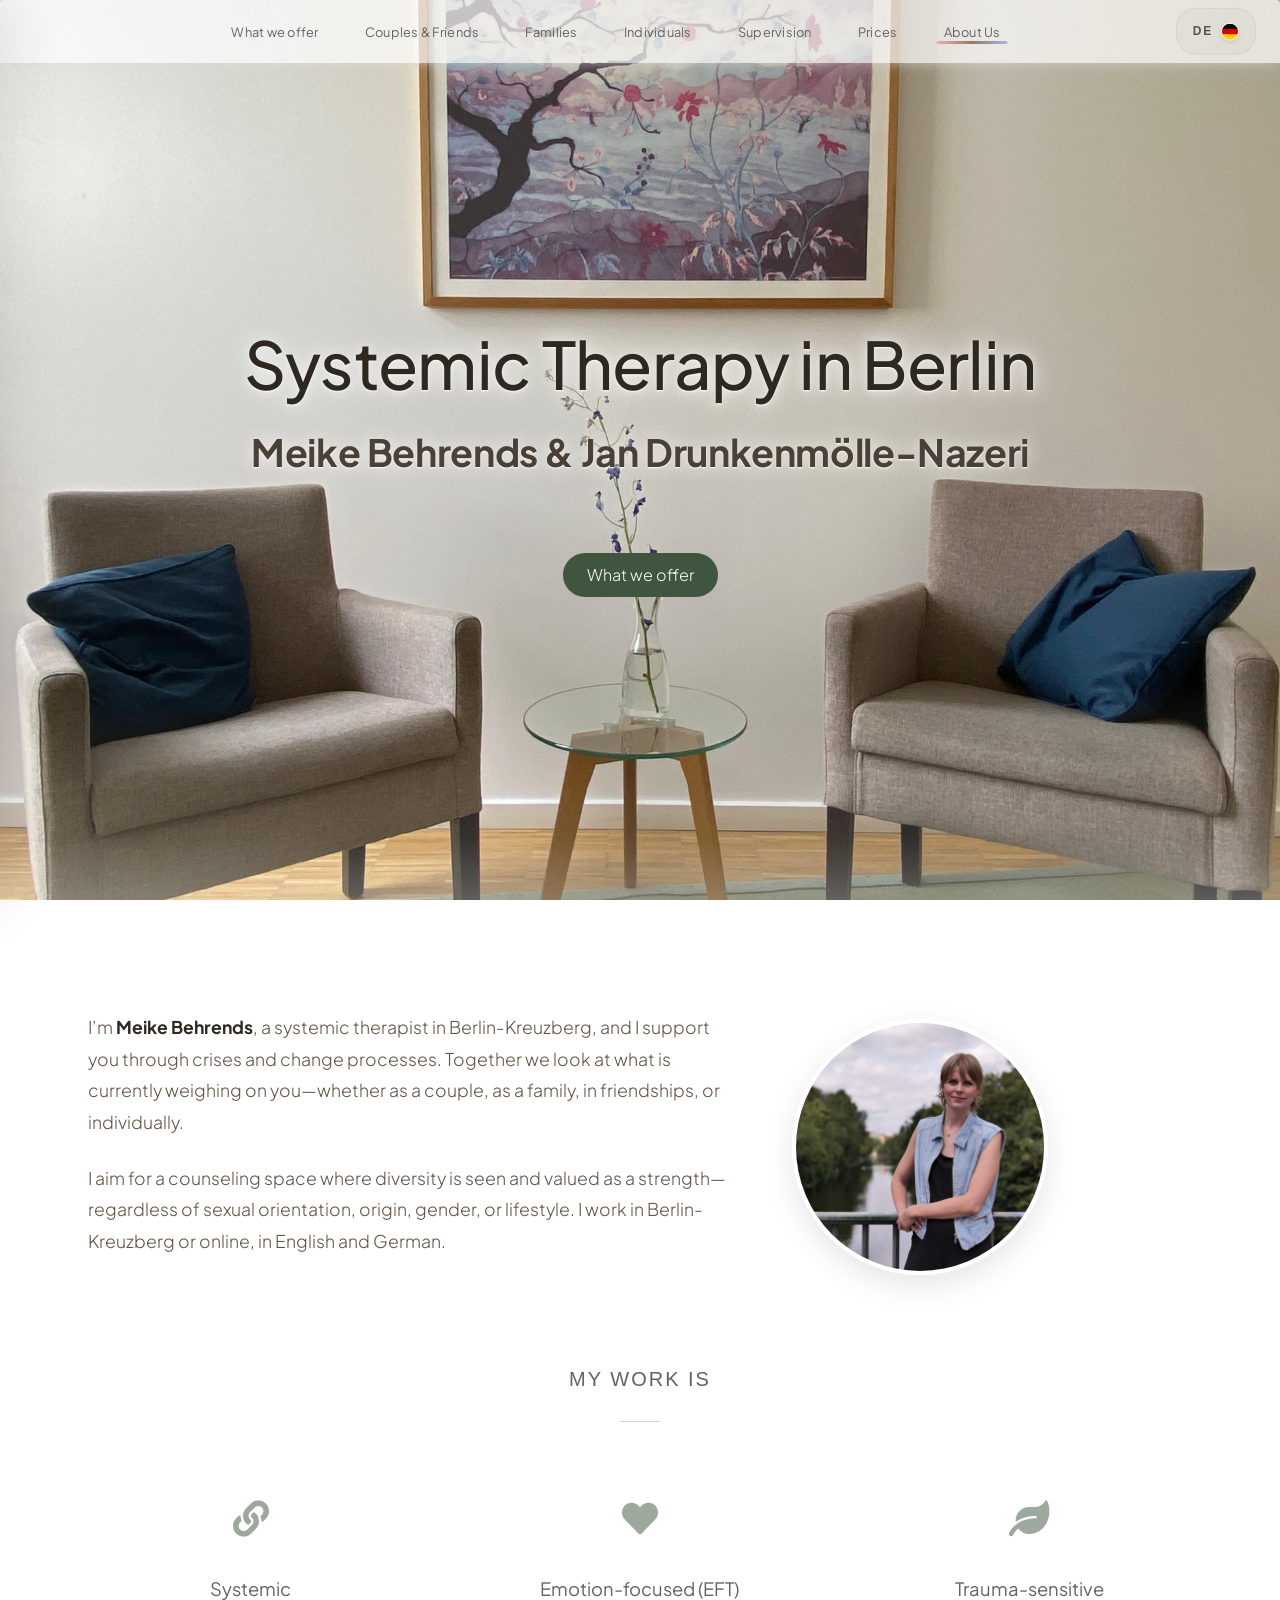
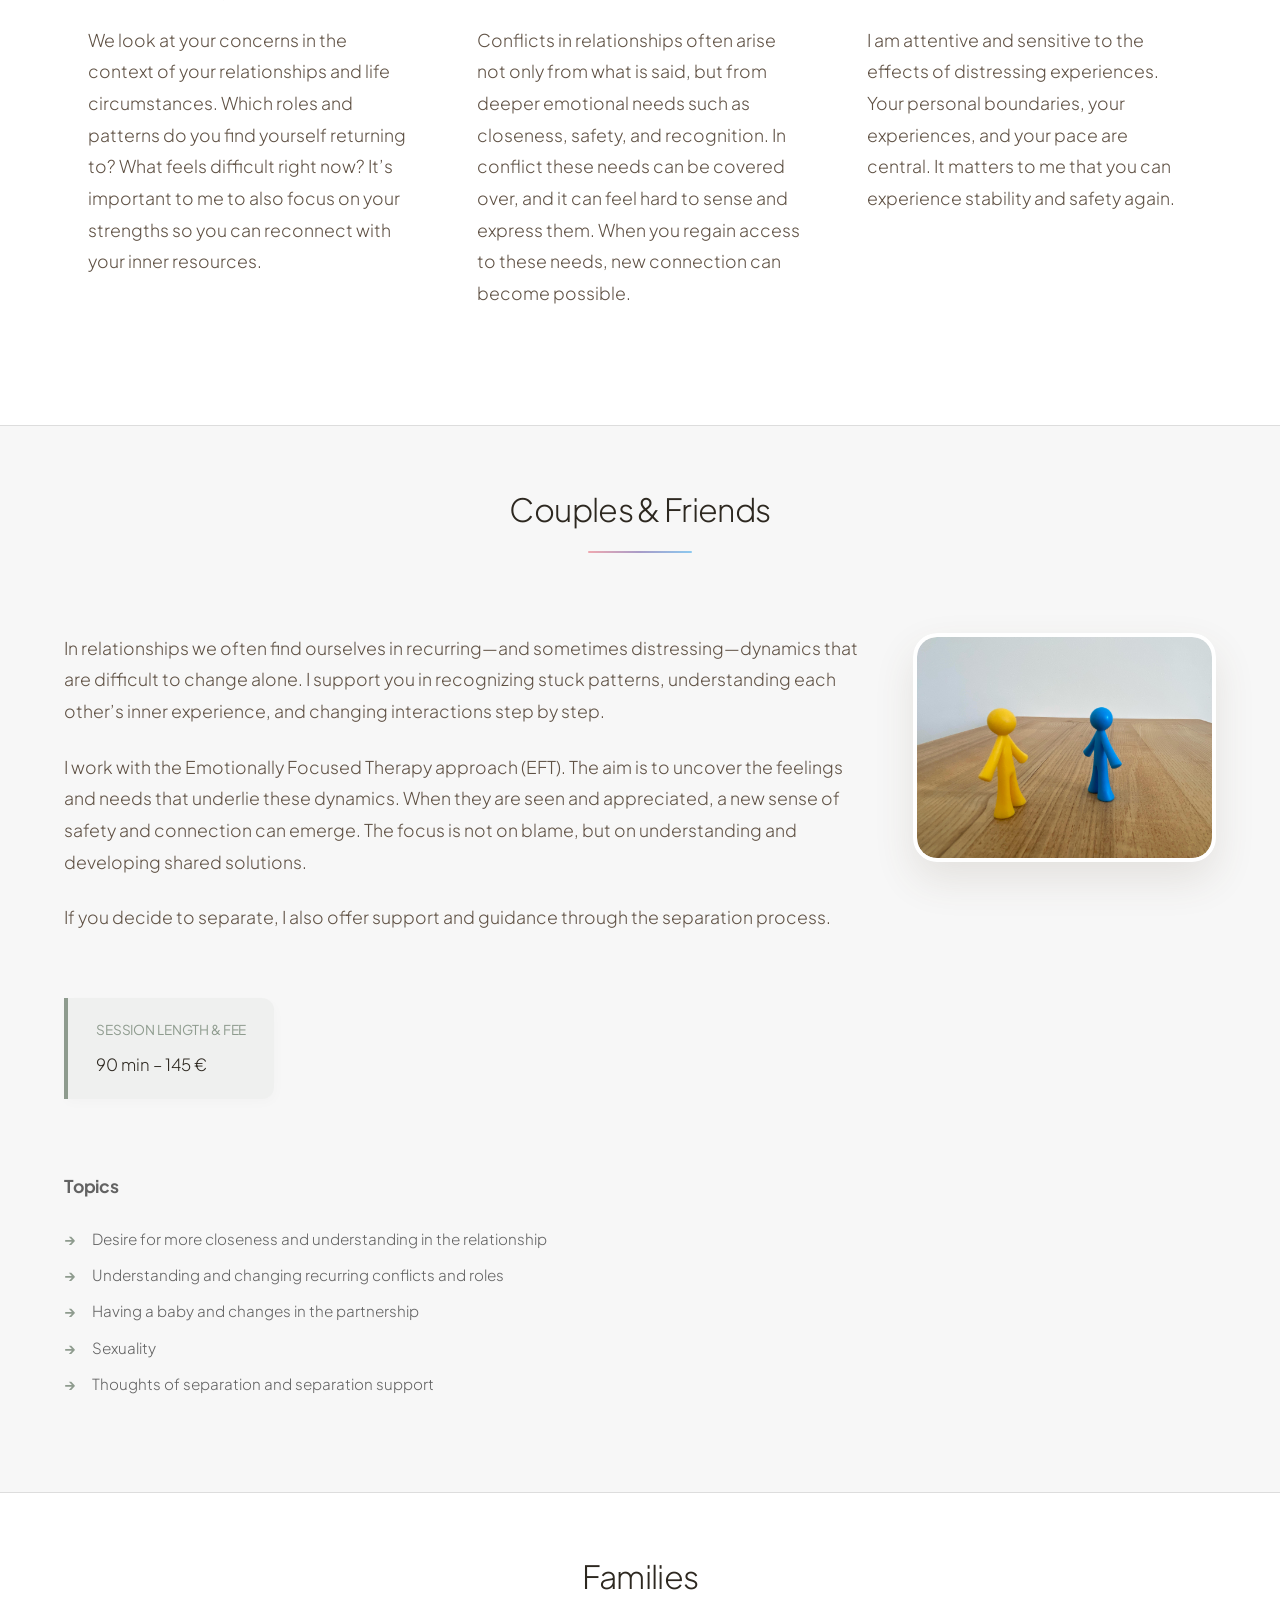
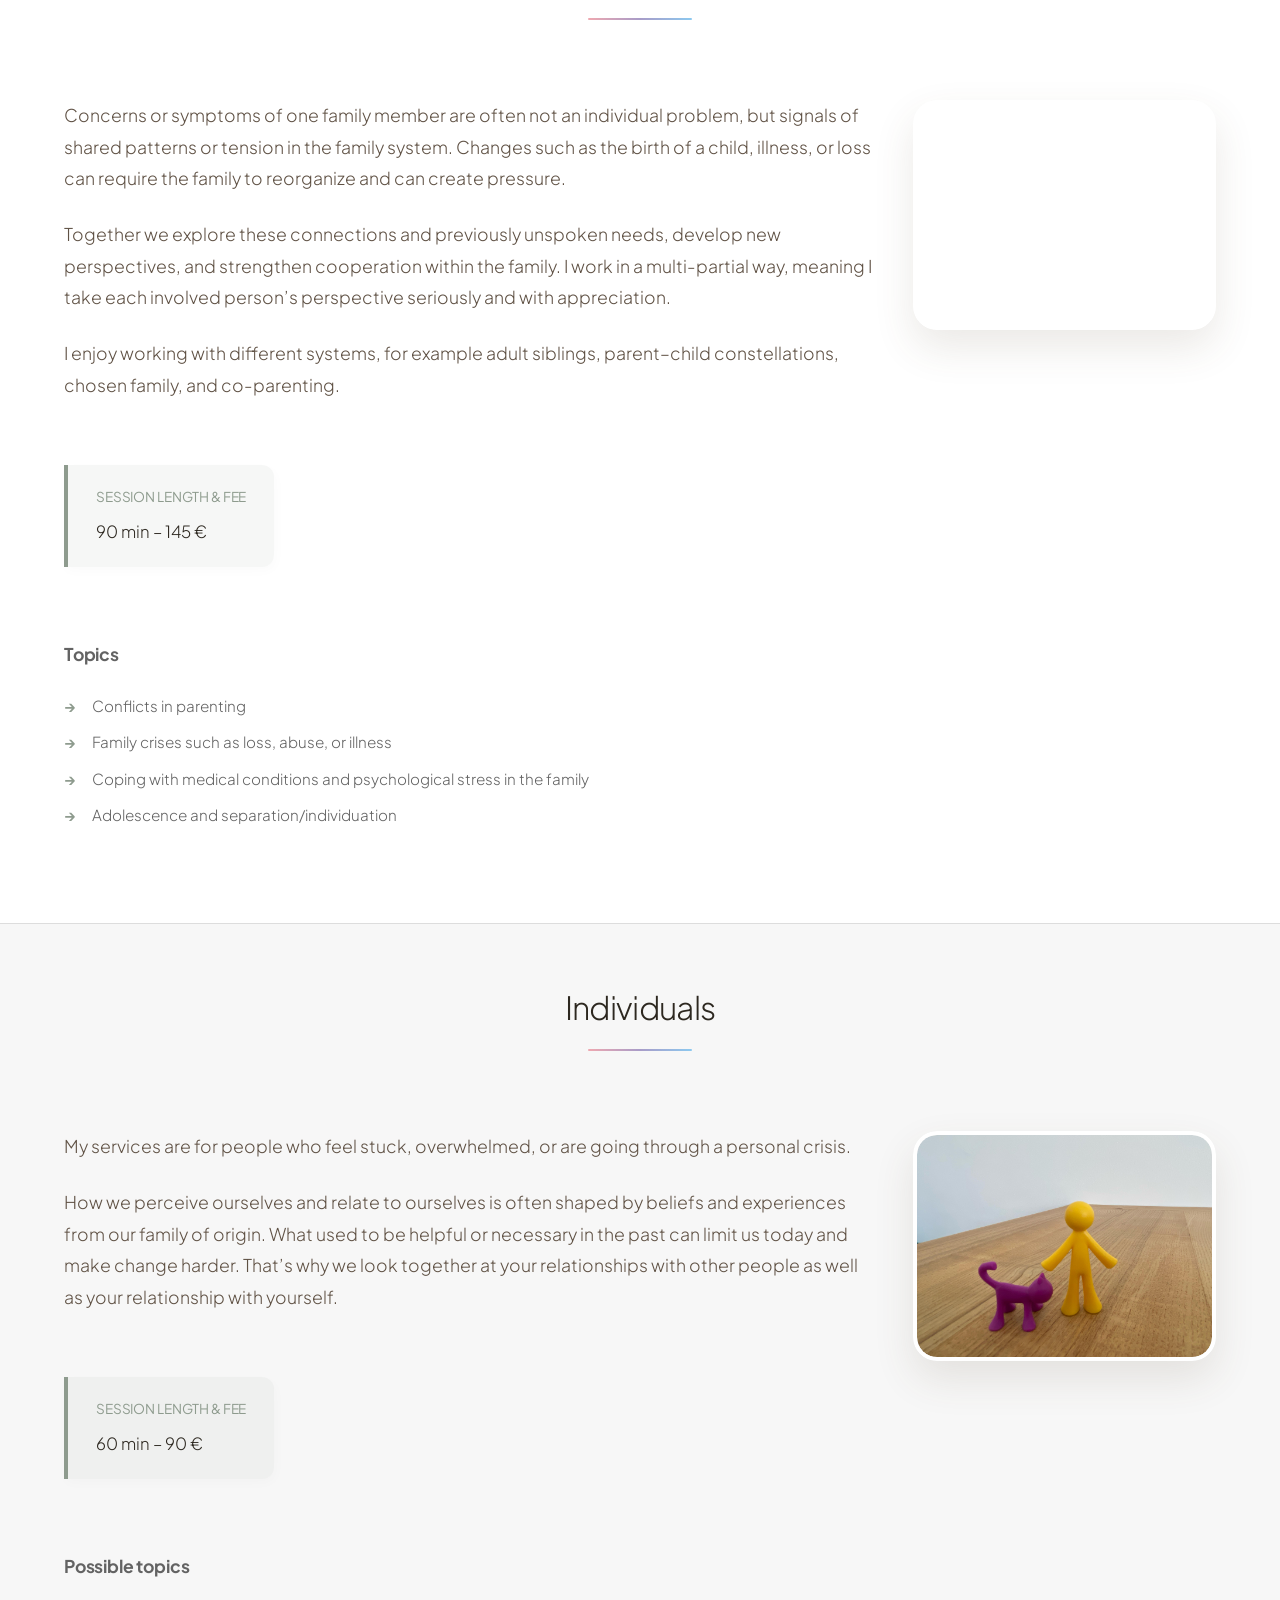
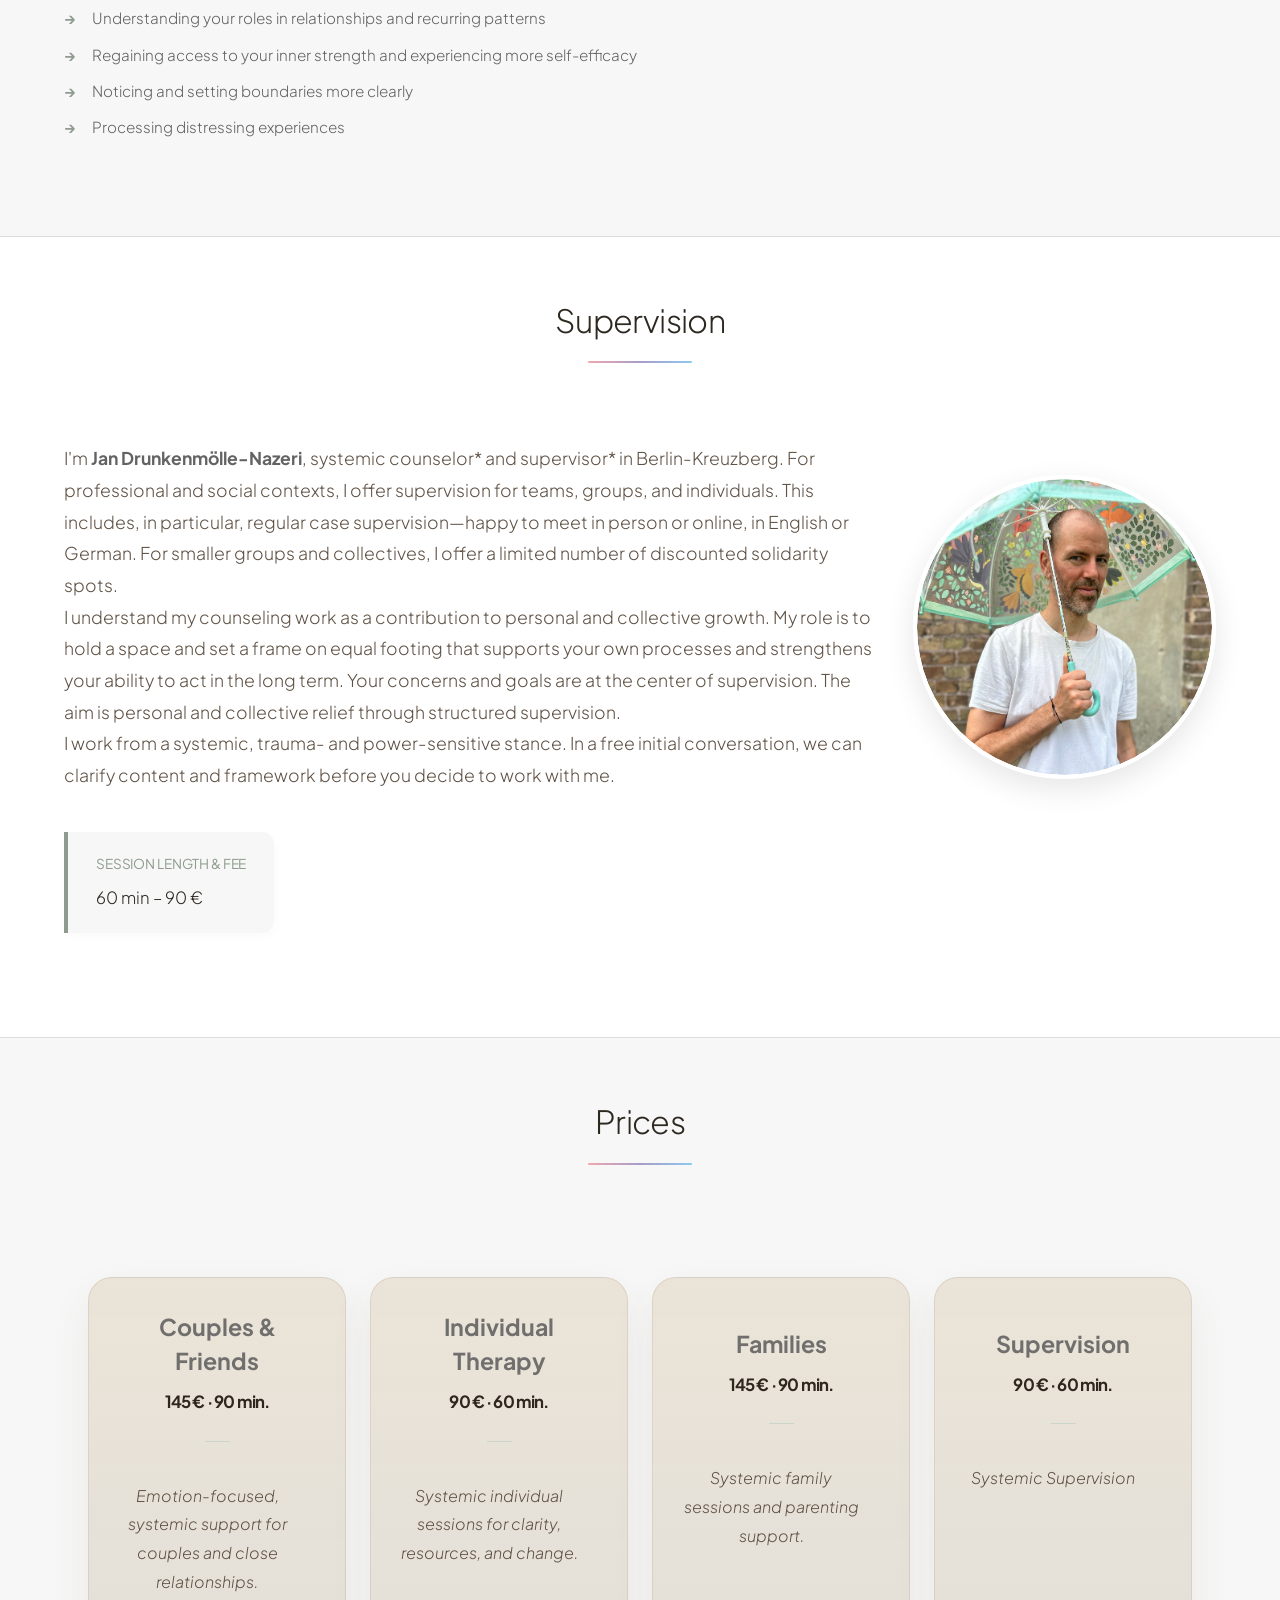
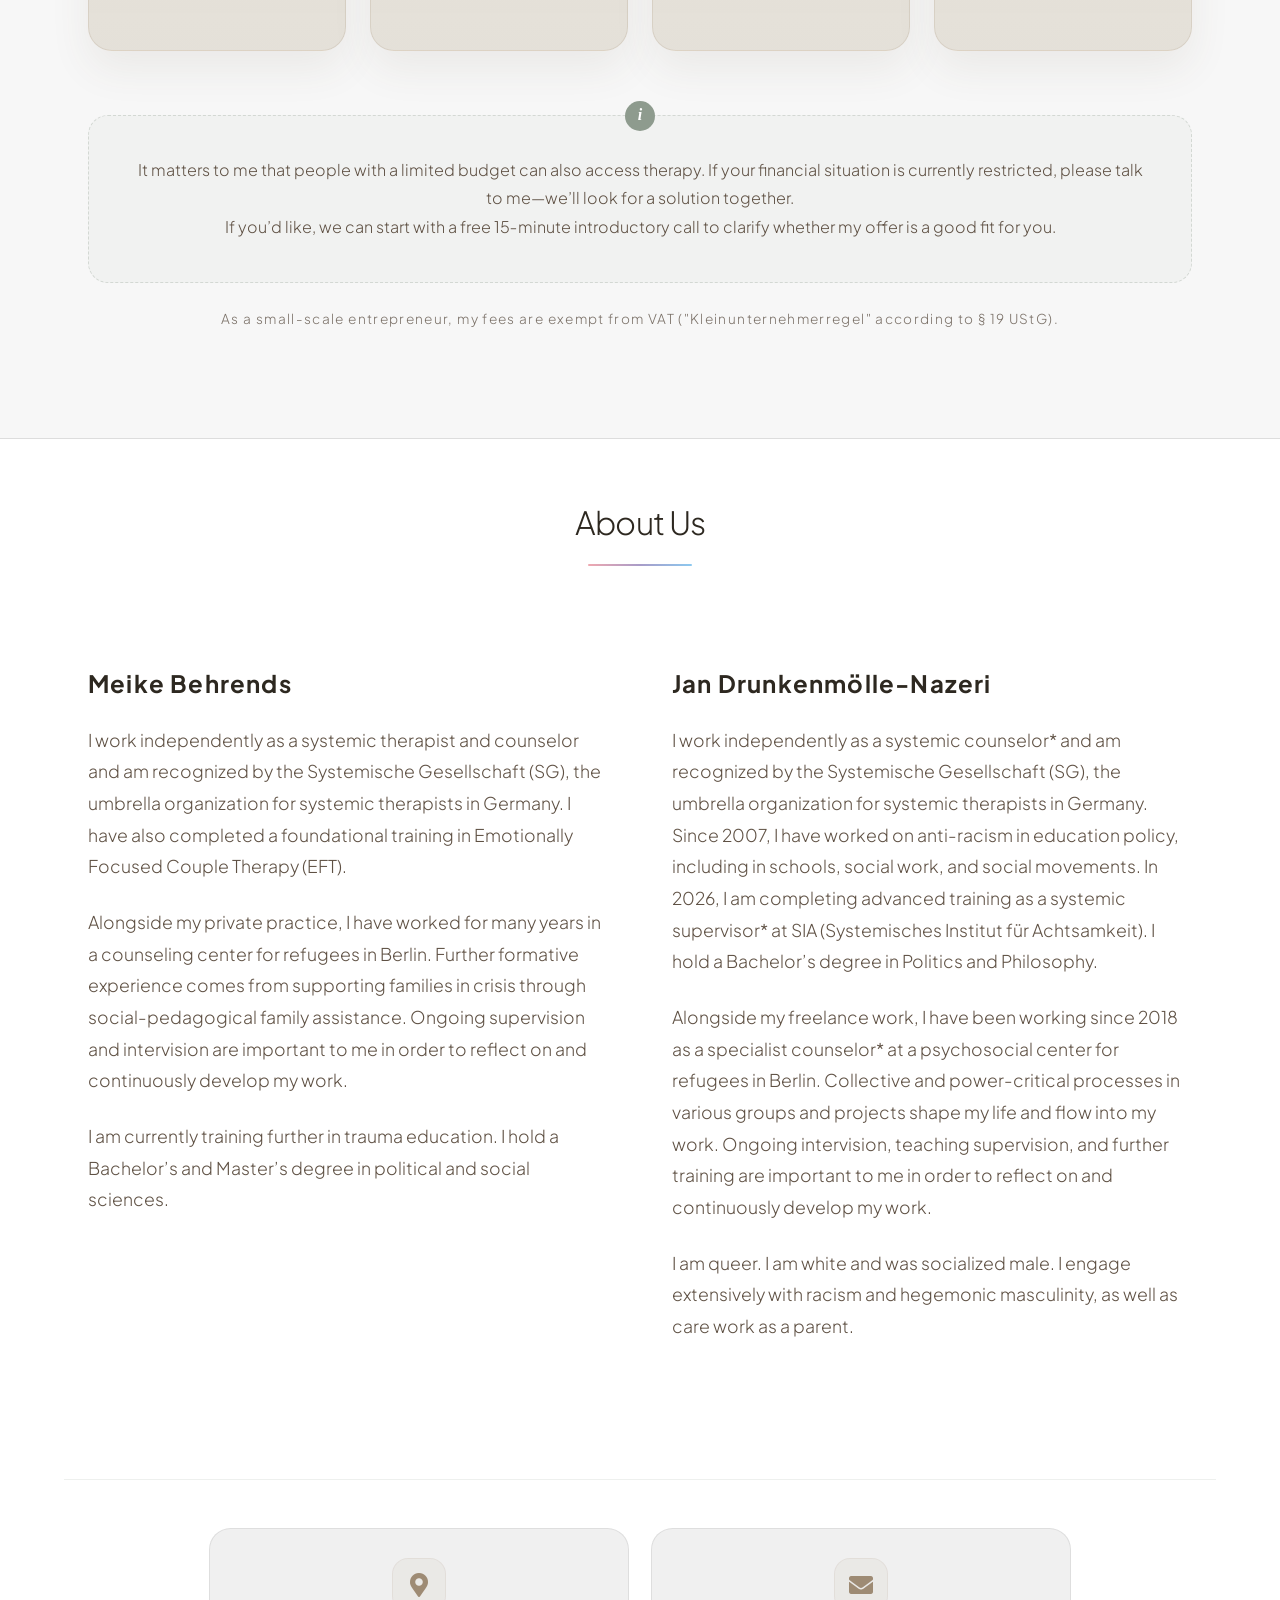
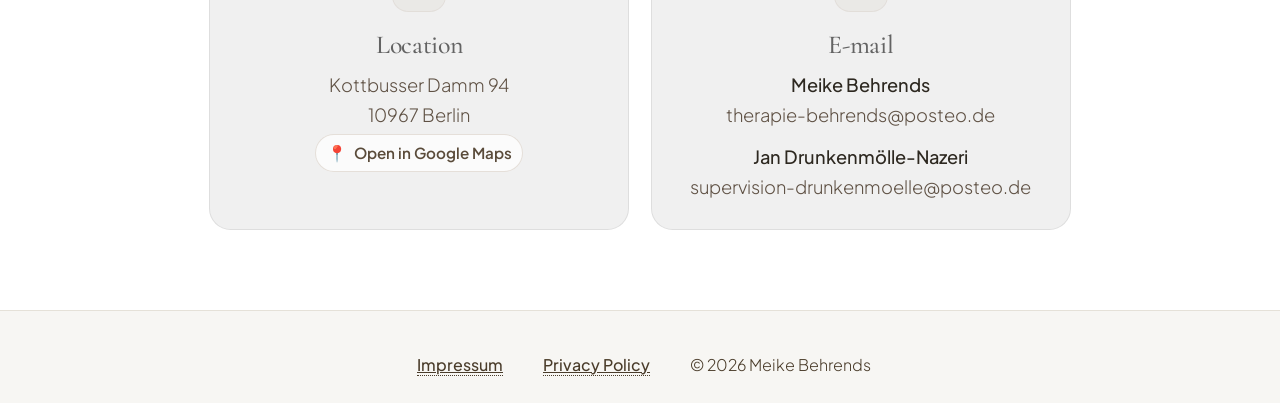
<file: index.html>
<!doctype html>
<html lang="en">
  <head>
    <title>Meike Behrends – Systemic Counseling and Therapy</title>
    <meta charset="utf-8" />
    <meta name="viewport" content="width=device-width, initial-scale=1" />
    <meta
      name="description"
      content="Systemic counseling, therapy and supervision in Berlin-Kreuzberg with Meike Behrends and Jan Drunkenmölle-Nazeri. Individual, couple, and family therapy in German and English, plus supervision for teams and individuals."
    />
    <meta property="og:type" content="website" />
    <meta
      property="og:title"
      content="Meike Behrends – Systemic Counseling and Therapy"
    />
    <meta
      property="og:description"
      content="Systemic counseling, therapy and supervision in Berlin-Kreuzberg. Individual, couple, and family therapy in German and English, plus supervision for teams and individuals."
    />
    <meta property="og:image" content="https://www.behrends-drunkenmoelle.de/images/therapist.jpg" />
    <meta property="og:url" content="https://www.behrends-drunkenmoelle.de/" />
    <meta property="og:locale" content="en_GB" />
    <meta property="og:locale:alternate" content="de_DE" />
    <link rel="canonical" href="https://www.behrends-drunkenmoelle.de/" />

    <!-- Fonts -->
    <link rel="preconnect" href="https://fonts.googleapis.com" />
    <link rel="preconnect" href="https://fonts.gstatic.com" crossorigin />
    <link
      href="https://fonts.googleapis.com/css2?family=Cormorant+Garamond:ital,wght@0,500;0,600;1,500;1,600&display=swap"
      rel="stylesheet"
    />

    <!-- Favicon -->
    <link rel="icon" href="images/favicon.ico" sizes="any" />
    <link rel="icon" href="images/favicon.svg" type="image/svg+xml" />
    <link rel="apple-touch-icon" href="images/apple-touch-icon.png" />

    <!-- Stylesheets -->
    <link rel="stylesheet" href="assets/css/main.css" />
    <link rel="stylesheet" href="assets/css/site.css" />
    <noscript
      ><link rel="stylesheet" href="assets/css/noscript.css"
    /></noscript>

    <!-- Google / AI answer engines use this to understand and cite the practice -->
    <script type="application/ld+json">
      {
        "@context": "https://schema.org",
        "@type": "MedicalBusiness",
        "name": "Meike Behrends & Jan Drunkenmölle-Nazeri – Systemische Beratung, Therapie und Supervision",
        "alternateName": "Systemic Counseling, Therapy and Supervision Berlin",
        "url": "https://www.behrends-drunkenmoelle.de/",
        "telephone": "+4917672160724",
        "email": "therapie-behrends@posteo.de",
        "address": {
          "@type": "PostalAddress",
          "streetAddress": "Kottbusser Damm 94",
          "postalCode": "10967",
          "addressLocality": "Berlin",
          "addressRegion": "Berlin",
          "addressCountry": "DE"
        },
        "geo": {
          "@type": "GeoCoordinates",
          "latitude": 52.4938,
          "longitude": 13.4219
        },
        "hasMap": "https://www.google.com/maps/search/?api=1&query=Kottbusser+Damm+94%2C+10967+Berlin",
        "areaServed": {
          "@type": "City",
          "name": "Berlin"
        },
        "priceRange": "€€",
        "availableLanguage": ["German", "English"],
        "image": "https://www.behrends-drunkenmoelle.de/images/therapist.jpg",
        "employee": [
          {
            "@type": "Person",
            "name": "Meike Behrends",
            "jobTitle": "Systemic Therapist & Counselor",
            "worksFor": { "@type": "Organization", "name": "Systemische Gesellschaft (SG)" },
            "knowsLanguage": ["de", "en"]
          },
          {
            "@type": "Person",
            "name": "Jan Drunkenmölle-Nazeri",
            "jobTitle": "Systemic Counselor & Supervisor",
            "worksFor": { "@type": "Organization", "name": "Systemische Gesellschaft (SG)" },
            "knowsLanguage": ["de", "en"]
          }
        ]
      }
    </script>
  </head>
  <body class="is-preload">
    <a class="skip-link" href="#intro">Skip to main content</a>
    <!-- Wrapper -->
    <div id="wrapper">
      <!-- Header -->
      <header id="header" class="alt">
        <h1 data-i18n="header_title">Systemic Counseling and Therapy</h1>
        <p data-i18n="header_subtitle">Meike Behrends & Jan Drunkenmölle-Nazeri</p>
        <ul class="actions special">
          <li>
            <a href="#intro" class="button primary scrolly" data-i18n="nav_intro"
              >About Us</a
            >
          </li>
        </ul>
      </header>

      <!-- Nav -->
      <nav id="nav" aria-label="Main navigation">
        <ul>
          <li>
            <a href="#intro" class="active" data-i18n="nav_intro"
              >What I offer</a
            >
          </li>
          <li><a href="#first" data-i18n="nav_first">Couples & Friends</a></li>
          <li><a href="#second" data-i18n="nav_second">Families</a></li>
          <li>
            <a href="#individual" data-i18n="nav_individual">Individuals</a>
          </li>
          <li><a href="#supervision" data-i18n="nav_supervision">Supervision</a></li>
          <li><a href="#prices" data-i18n="nav_prices">Prices</a></li>
          <li><a href="#cta" data-i18n="nav_cta">About Us</a></li>
          <li class="nav-lang">
            <div class="lang-switcher" role="presentation">
              <button
                type="button"
                class="lang-switcher__btn"
                onclick="toggleLanguage()"
              >
                <span class="lang-switcher__label">EN</span>
                <span class="lang-switcher__icon" aria-hidden="true"></span>
              </button>
            </div>
          </li>
        </ul>
      </nav>

      <!-- Main -->
      <main id="main" tabindex="-1">
        <!-- Introduction -->
        <section id="intro" class="main">
          <div class="main-content">
            <div class="intro-spotlight">
              <div class="content">
                <div class="intro-bio" data-i18n-html="intro_bio"><p>I’m <strong>Meike Behrends</strong>, a systemic therapist in Berlin-Kreuzberg, and I support you through crises and change processes. Together we look at what is currently weighing on you—whether as a couple, as a family, in friendships, or individually.</p><p>I aim for a counseling space where diversity is seen and valued as a strength—regardless of sexual orientation, origin, gender, or lifestyle. I work in Berlin-Kreuzberg or online, in English and German.</p></div>
              </div>
              <span class="image"
                ><img
                  src="images/therapist.jpg"
                  alt="Meike Behrends"
                  width="256"
                  height="256"
                  decoding="async"
              /></span>
            </div>
            <div class="intro-work" data-i18n-html="intro_work"><button type="button" class="intro-section-title"><strong><span class="label-desktop">My work is</span><span class="label-mobile">My work &amp; offers</span></strong><span class="intro-chevron" aria-hidden="true"></span></button><div class="work-pillars"><div class="pillar"><div class="pillar-icon"><span class="icon solid fa-link"></span></div><strong>Systemic</strong><p>We look at your concerns in the context of your relationships and life circumstances. Which roles and patterns do you find yourself returning to? What feels difficult right now? It’s important to me to also focus on your strengths so you can reconnect with your inner resources.</p></div><div class="pillar"><div class="pillar-icon"><span class="icon solid fa-heart"></span></div><strong>Emotion-focused (EFT)</strong><p>Conflicts in relationships often arise not only from what is said, but from deeper emotional needs such as closeness, safety, and recognition. In conflict these needs can be covered over, and it can feel hard to sense and express them. When you regain access to these needs, new connection can become possible.</p></div><div class="pillar"><div class="pillar-icon"><span class="icon solid fa-leaf"></span></div><strong>Trauma-sensitive</strong><p>I am attentive and sensitive to the effects of distressing experiences. Your personal boundaries, your experiences, and your pace are central. It matters to me that you can experience stability and safety again.</p></div></div></div>
          </div>
        </section>

        <!-- First Section -->
        <section id="first" class="main special">
          <header class="major">
            <h2 data-i18n="first_title">Couples & Friends</h2>
          </header>
          <div class="main-content service-split">
            <div class="content" data-i18n-html="feature1_text"><p>In relationships we often find ourselves in recurring—and sometimes distressing—dynamics that are difficult to change alone. I support you in recognizing stuck patterns, understanding each other’s inner experience, and changing interactions step by step.</p><p>I work with the Emotionally Focused Therapy approach (EFT). The aim is to uncover the feelings and needs that underlie these dynamics. When they are seen and appreciated, a new sense of safety and connection can emerge. The focus is not on blame, but on understanding and developing shared solutions.</p><p>If you decide to separate, I also offer support and guidance through the separation process.</p><div class="price-info"><strong>Session length &amp; fee</strong>90 min – 145 €</div><p><strong>Topics</strong></p><ul><li>Desire for more closeness and understanding in the relationship</li><li>Understanding and changing recurring conflicts and roles</li><li>Having a baby and changes in the partnership</li><li>Sexuality</li><li>Thoughts of separation and separation support</li></ul></div>
            <div class="service-card">
              <div class="service-card__photo">
                <img
                  src="images/couple.jpeg"
                  alt="Two people talking closely together, representing couple and friend therapy sessions"
                  width="800"
                  height="600"
                  loading="lazy"
                  decoding="async"
                />
              </div>
            </div>
          </div>
        </section>

        <!-- Second Section -->
        <section id="second" class="main special">
          <header class="major">
            <h2 data-i18n="second_title">Families</h2>
          </header>
          <div class="main-content service-split">
            <div class="content" data-i18n-html="second_intro"><p>Concerns or symptoms of one family member are often not an individual problem, but signals of shared patterns or tension in the family system. Changes such as the birth of a child, illness, or loss can require the family to reorganize and can create pressure.</p><p>Together we explore these connections and previously unspoken needs, develop new perspectives, and strengthen cooperation within the family. I work in a multi-partial way, meaning I take each involved person’s perspective seriously and with appreciation.</p><p>I enjoy working with different systems, for example adult siblings, parent–child constellations, chosen family, and co-parenting.</p><div class="price-info"><strong>Session length &amp; fee</strong>90 min – 145 €</div><p><strong>Topics</strong></p><ul><li>Conflicts in parenting</li><li>Family crises such as loss, abuse, or illness</li><li>Coping with medical conditions and psychological stress in the family</li><li>Adolescence and separation/individuation</li></ul></div>
            <div class="service-card">
              <div class="service-card__photo">
                <img
                  src="images/family.jpeg"
                  alt="A family spending time together, representing systemic family therapy"
                  width="800"
                  height="600"
                  loading="lazy"
                  decoding="async"
                />
              </div>
            </div>
          </div>
        </section>

        <!-- Individuals -->
        <section id="individual" class="main special">
          <header class="major">
            <h2 data-i18n="individual_title">Individuals</h2>
          </header>
          <div class="main-content service-split">
            <div class="content" data-i18n-html="individual_text"><p>My services are for people who feel stuck, overwhelmed, or are going through a personal crisis.</p><p>How we perceive ourselves and relate to ourselves is often shaped by beliefs and experiences from our family of origin. What used to be helpful or necessary in the past can limit us today and make change harder. That’s why we look together at your relationships with other people as well as your relationship with yourself.</p><div class="price-info"><strong>Session length &amp; fee</strong>60 min – 90 €</div><p><strong>Possible topics</strong></p><ul><li>Understanding your roles in relationships and recurring patterns</li><li>Regaining access to your inner strength and experiencing more self-efficacy</li><li>Noticing and setting boundaries more clearly</li><li>Processing distressing experiences</li></ul></div>
            <div class="service-card">
              <div class="service-card__photo">
                <img
                  src="images/individuals.jpeg"
                  alt="A person reflecting quietly, representing individual therapy sessions"
                  width="800"
                  height="600"
                  loading="lazy"
                  decoding="async"
                />
              </div>
            </div>
          </div>
        </section>

        <!-- Supervision -->
        <section id="supervision" class="main special">
          <header class="major">
            <h2 data-i18n="supervision_title">Supervision</h2>
          </header>
          <div class="main-content service-split">
            <div class="content" data-i18n-html="supervision_text"><p>I'm <strong class="inline-name">Jan Drunkenmölle-Nazeri</strong>, systemic counselor* and supervisor* in Berlin-Kreuzberg. For professional and social contexts, I offer supervision for teams, groups, and individuals. This includes, in particular, regular case supervision—happy to meet in person or online, in English or German. For smaller groups and collectives, I offer a limited number of discounted solidarity spots.</p><p>I understand my counseling work as a contribution to personal and collective growth. My role is to hold a space and set a frame on equal footing that supports your own processes and strengthens your ability to act in the long term. Your concerns and goals are at the center of supervision. The aim is personal and collective relief through structured supervision.</p><p>I work from a systemic, trauma- and power-sensitive stance. In a free initial conversation, we can clarify content and framework before you decide to work with me.</p><div class="price-info"><strong>Session length &amp; fee</strong>60 min – 90 €</div></div>
            <div class="service-card">
              <div class="service-card__photo">
                <img
                  src="images/supervisor.jpg"
                  alt="Supervisor"
                  width="1466"
                  height="1877"
                  loading="lazy"
                  decoding="async"
                />
              </div>
            </div>
          </div>
        </section>

        <!-- Prices -->
        <section id="prices" class="main special">
          <header class="major">
            <h2 data-i18n="prices_title">Prices</h2>
          </header>
          <div class="main-content">
            <div class="price-grid">
              <article class="price-card">
                <h3 data-i18n="price_title_couples">Couples & Friends</h3>
                <p class="price-card__value" data-i18n="price_value_couples">145 € · 90 min.</p>
                <p class="price-card__description" data-i18n="price_desc_couples">Emotion-focused, systemic support for couples and close relationships.</p>
              </article>

              <article class="price-card">
                <h3 data-i18n="price_title_individual">Individual Therapy</h3>
                <p class="price-card__value" data-i18n="price_value_individual">90 € · 60 min.</p>
                <p class="price-card__description" data-i18n="price_desc_individual">Systemic individual sessions for clarity, resources, and change.</p>
              </article>

              <article class="price-card">
                <h3 data-i18n="price_title_coaching">Families</h3>
                <p class="price-card__value" data-i18n="price_value_coaching">145 € · 90 min.</p>
                <p class="price-card__description" data-i18n="price_desc_coaching">Systemic family sessions and parenting support.</p>
              </article>

              <article class="price-card">
                <h3 data-i18n="price_title_supervision">Supervision</h3>
                <p class="price-card__value" data-i18n="price_value_supervision">90 € · 60 min.</p>
                <p class="price-card__description" data-i18n="price_desc_supervision">Systemic Supervision</p>
              </article>
            </div>

            <div class="price-note-container">
              <div class="price-note" data-i18n-html="price_note_access"><p>It matters to me that people with a limited budget can also access therapy. If your financial situation is currently restricted, please talk to me—we’ll look for a solution together.<br />If you’d like, we can start with a free 15‑minute introductory call to clarify whether my offer is a good fit for you.</p></div>
              <p class="price-note-vat" data-i18n="price_note_vat">All prices include VAT.</p>
            </div>
          </div>
        </section>

        <!-- Get Started -->
        <section id="cta" class="main special">
          <header class="major">
            <h2 data-i18n="cta_title">About Us</h2>
          </header>
          <div class="about-me-grid main-content">
            <div class="about-me-col">
              <div class="about-me-text" data-i18n-html="cta_text"><p class="cta-name">Meike Behrends</p><p>I work independently as a systemic therapist and counselor and am recognized by the Systemische Gesellschaft (SG), the umbrella organization for systemic therapists in Germany. I have also completed a foundational training in Emotionally Focused Couple Therapy (EFT).</p><p>Alongside my private practice, I have worked for many years in a counseling center for refugees in Berlin. Further formative experience comes from supporting families in crisis through social-pedagogical family assistance. Ongoing supervision and intervision are important to me in order to reflect on and continuously develop my work.</p><p>I am currently training further in trauma education. I hold a Bachelor’s and Master’s degree in political and social sciences.</p></div>
            </div>
            <div class="about-me-col">
              <div class="about-me-text" data-i18n-html="cta_text_jan"><p class="cta-name">Jan Drunkenmölle-Nazeri</p><p>I work independently as a systemic counselor* and am recognized by the Systemische Gesellschaft (SG), the umbrella organization for systemic therapists in Germany. Since 2007, I have worked on anti-racism in education policy, including in schools, social work, and social movements. In 2026, I am completing advanced training as a systemic supervisor* at SIA (Systemisches Institut für Achtsamkeit). I hold a Bachelor’s degree in Politics and Philosophy.</p><p>Alongside my freelance work, I have been working since 2018 as a specialist counselor* at a psychosocial center for refugees in Berlin. Collective and power-critical processes in various groups and projects shape my life and flow into my work. Ongoing intervision, teaching supervision, and further training are important to me in order to reflect on and continuously develop my work.</p><p>I am queer. I am white and was socialized male. I engage extensively with racism and hegemonic masculinity, as well as care work as a parent.</p></div>
            </div>
          </div>
          <div class="contact-grid main-content">
            <article class="contact-card">
              <span class="contact-card__icon" aria-hidden="true"
                ><span class="icon solid fa-map-marker-alt"></span
              ></span>
              <div class="contact-card__body">
                <h3 data-i18n="contact_location_title">Location</h3>
                <p data-i18n-html="contact_location_text">
                  Kottbusser Damm 94<br />10967 Berlin
                </p>
                <a
                  class="map-link"
                  href="https://www.google.com/maps/search/?api=1&amp;query=Kottbusser+Damm+94%2C+10967+Berlin"
                  target="_blank"
                  rel="noopener"
                  data-i18n="contact_map_link"
                  >Open in Google Maps</a
                >
              </div>
            </article>
            <article class="contact-card">
              <span class="contact-card__icon" aria-hidden="true"
                ><span class="icon solid fa-envelope"></span
              ></span>
              <div class="contact-card__body">
                <h3 data-i18n="contact_email_title">E-Mail</h3>
                <p data-i18n-html="contact_email_text">
                  <span class="contact-name">Meike Behrends</span><a href="mailto:therapie-behrends@posteo.de"><span class="nobr">therapie-behrends</span><wbr><span class="nobr">@posteo.de</span></a><span class="contact-name">Jan Drunkenmölle-Nazeri</span><a href="mailto:supervison-drunkenmoelle@posteo.de"><span class="nobr">supervison-drunkenmoelle</span><wbr><span class="nobr">@posteo.de</span></a>
                </p>
              </div>
            </article>
          </div>
        </section>
      </main>
    </div>
    <!-- Footer -->
    <footer id="footer" role="contentinfo">
      <div class="footer-inner">
        <nav class="footer-nav" aria-label="Legal">
          <ul>
            <li>
              <a
                href="impressum.html"
                data-i18n="footer_impressum"
                data-modal-target="site-modal"
                data-modal-title="Impressum"
                data-modal-url="impressum.html"
              >Imprint</a>
            </li>
            <li><a href="#" data-i18n="footer_privacy">Privacy Policy</a></li>
            <li>© <span id="footer-year"></span> Meike Behrends</li>
          </ul>
        </nav>
      </div>
    </footer>

    <!-- Modal (Impressum) -->
    <div class="modal" id="site-modal" aria-hidden="true">
      <div class="modal__backdrop" data-modal-close="true"></div>
      <div
        class="modal__dialog"
        role="dialog"
        aria-modal="true"
        aria-labelledby="site-modal-title"
        tabindex="-1"
      >
        <button class="modal__close" type="button" aria-label="Close" data-modal-close="true">
          ×
        </button>
        <h2 id="site-modal-title">Impressum</h2>
        <div class="modal__content" id="site-modal-content">
          <p>Loading…</p>
        </div>
      </div>
    </div>

	<!-- Scripts -->
    <script src="assets/js/jquery.min.js"></script>
    <script src="assets/js/jquery.scrollex.min.js"></script>
    <script src="assets/js/jquery.scrolly.min.js"></script>
    <script src="assets/js/browser.min.js"></script>
    <script src="assets/js/breakpoints.min.js"></script>
    <script src="assets/js/util.js"></script>
    <script src="assets/js/main.js"></script>
    <script src="assets/js/modal.js"></script>
    <script src="assets/js/i18n.js"></script>
  </body>
</html>
</file>
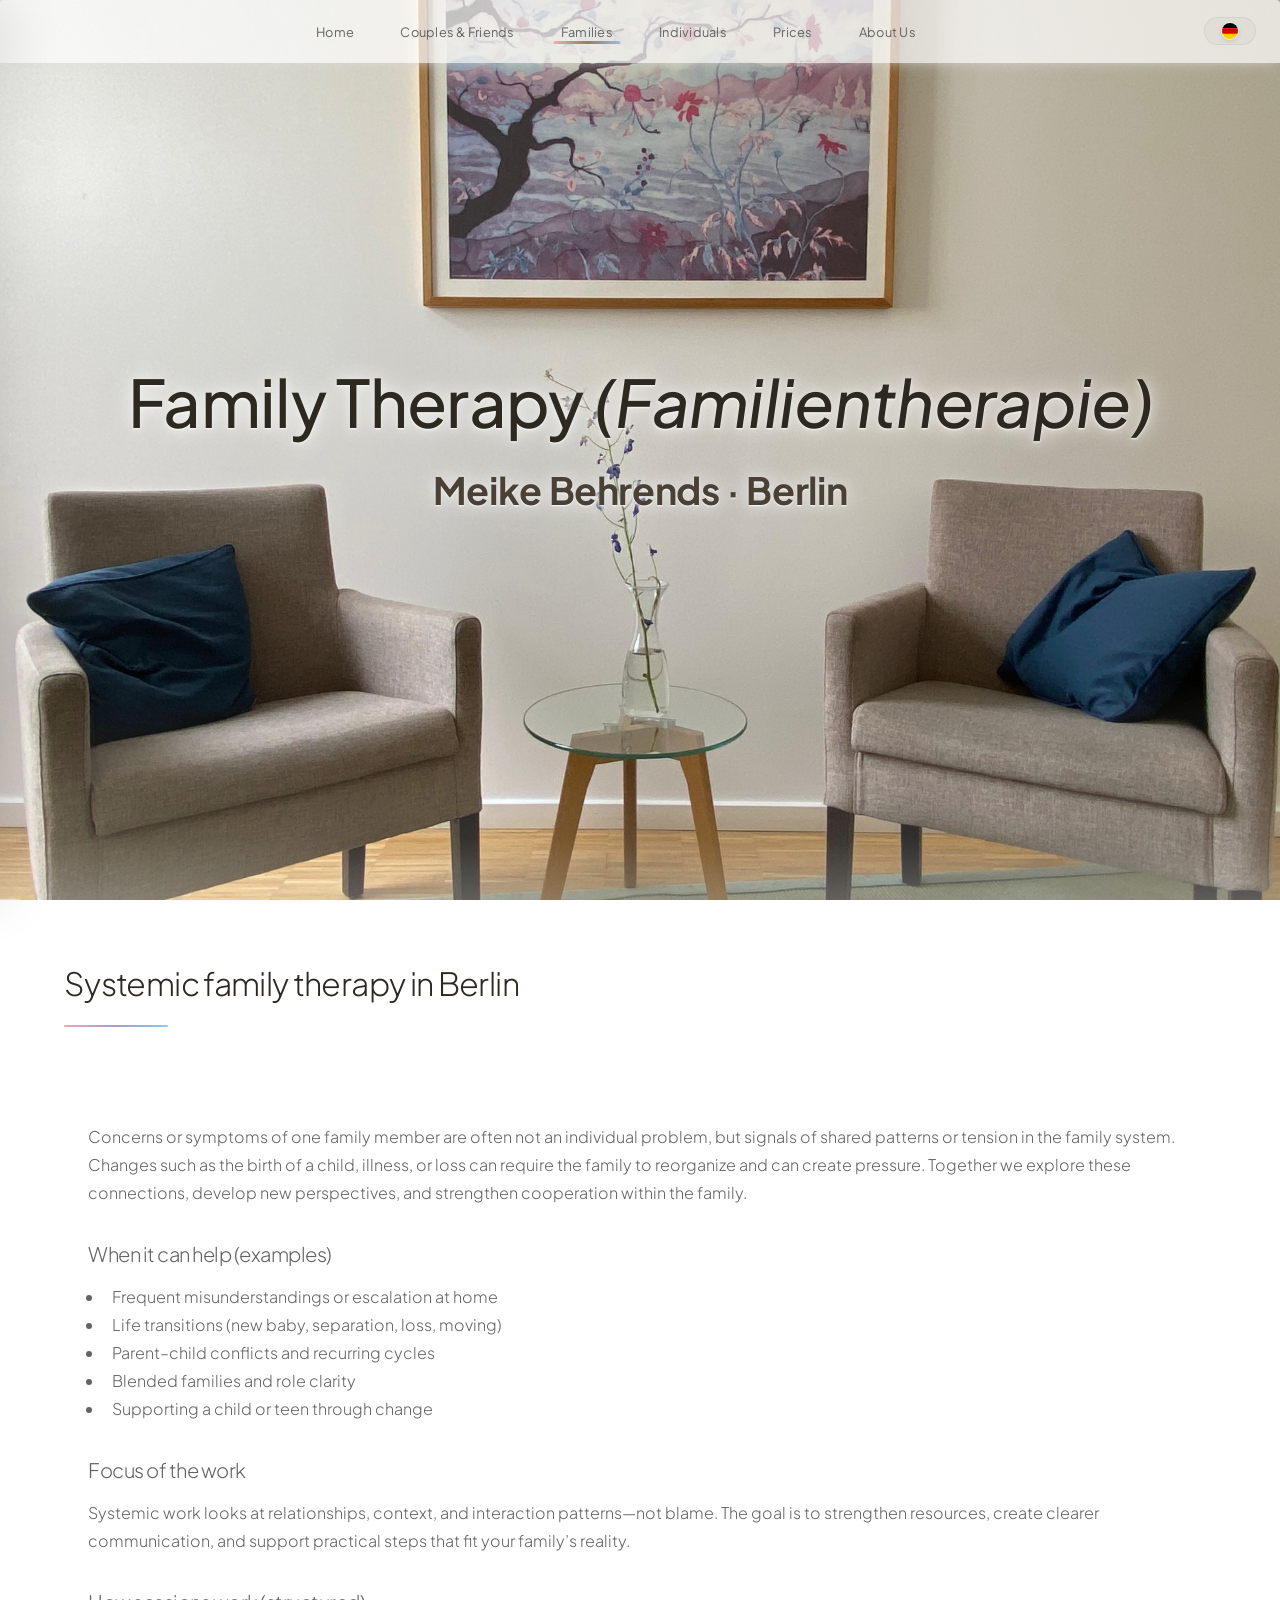
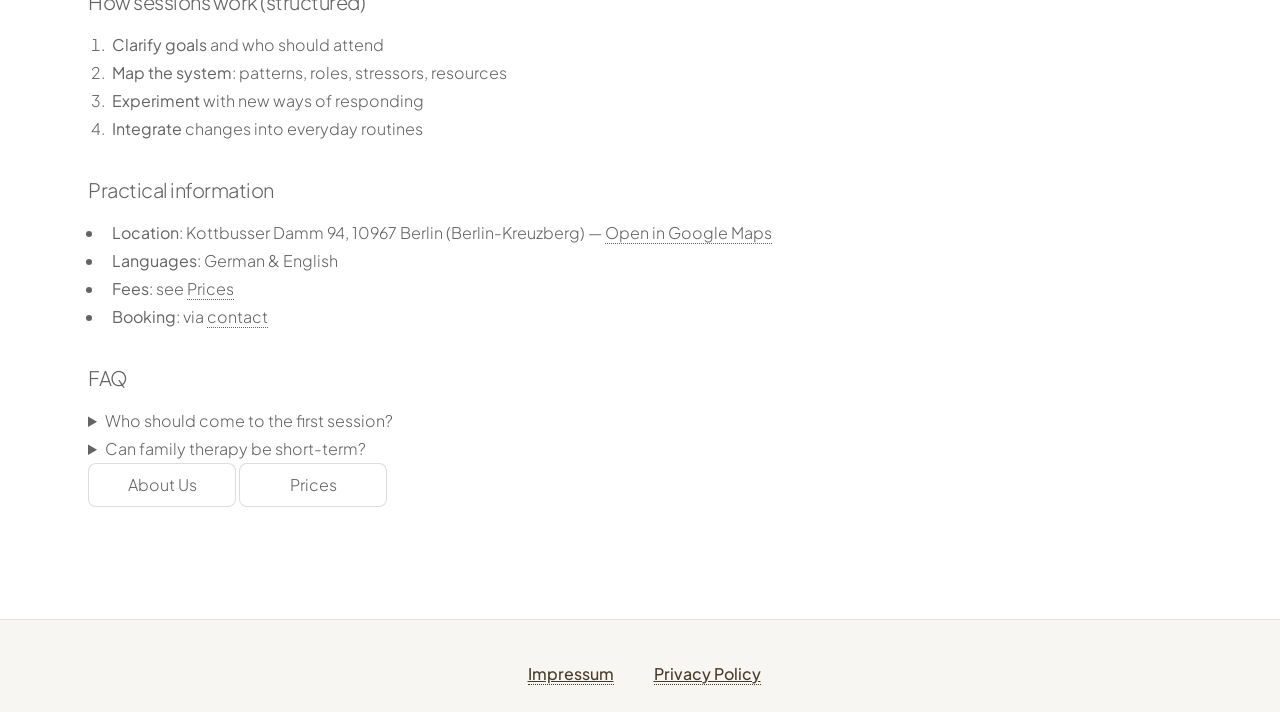
<file: families.html>
<!doctype html>
<html lang="en">
  <head>
    <title>Family Therapy / Familientherapie in Berlin | Meike Behrends</title>
    <meta charset="utf-8" />
    <meta name="viewport" content="width=device-width, initial-scale=1" />
    <meta
      name="description"
      content="Family therapy (Familientherapie) in Berlin: systemic sessions for families and parents. Learn about topics, process, and practical information with Meike Behrends."
    />
    <link rel="canonical" href="https://www.behrends-drunkenmoelle.de/families.html" />
    <meta property="og:type" content="website" />
    <meta property="og:url" content="https://www.behrends-drunkenmoelle.de/families.html" />
    <meta property="og:title" content="Family Therapy in Berlin | Meike Behrends" />
    <meta
      property="og:description"
      content="Systemic family therapy / Familientherapie in Berlin. Topics, process, and practical information."
    />
    <meta property="og:image" content="https://www.behrends-drunkenmoelle.de/images/family.jpeg" />

    <!-- Fonts -->
    <link rel="preconnect" href="https://fonts.googleapis.com" />
    <link rel="preconnect" href="https://fonts.gstatic.com" crossorigin />
    <link
      href="https://fonts.googleapis.com/css2?family=Cormorant+Garamond:ital,wght@0,500;0,600;1,500;1,600&display=swap"
      rel="stylesheet"
    />

    <!-- Stylesheets -->
    <link rel="stylesheet" href="assets/css/main.css" />
    <link rel="stylesheet" href="assets/css/site.css" />
    <noscript><link rel="stylesheet" href="assets/css/noscript.css" /></noscript>

    <script type="application/ld+json">
      {
        "@context": "https://schema.org",
        "@type": "Service",
        "name": "Family Therapy (Familientherapie)",
        "serviceType": "Systemic family therapy",
        "provider": {
          "@type": "Person",
          "name": "Meike Behrends"
        },
        "areaServed": { "@type": "City", "name": "Berlin" },
        "availableLanguage": ["German", "English"],
        "offers": {
          "@type": "Offer",
          "price": "145",
          "priceCurrency": "EUR",
          "description": "90 minutes"
        }
      }
    </script>
    <script type="application/ld+json">
      {
        "@context": "https://schema.org",
        "@type": "FAQPage",
        "mainEntity": [
          {
            "@type": "Question",
            "name": "Who should come to the first session?",
            "acceptedAnswer": {
              "@type": "Answer",
              "text": "Often the people involved in the main issue. Sometimes a parents-only start is helpful, depending on age and topic."
            }
          },
          {
            "@type": "Question",
            "name": "Can family therapy be short-term?",
            "acceptedAnswer": {
              "@type": "Answer",
              "text": "Yes—some families want focused support around a specific transition. Others benefit from longer guidance."
            }
          }
        ]
      }
    </script>
  </head>
  <body class="is-preload">
    <a class="skip-link" href="#main">Skip to main content</a>

    <div id="wrapper">
      <header id="header" class="alt">
        <h1>Family Therapy <span style="font-style: italic">(Familientherapie)</span></h1>
        <p>Meike Behrends · Berlin</p>
      </header>

      <nav id="nav" aria-label="Main navigation">
        <ul>
          <li><a href="index.html" data-i18n="nav_home">Home</a></li>
          <li><a href="pairs.html" data-i18n="nav_first">Pairs</a></li>
          <li><a href="families.html" class="active" data-i18n="nav_second">Families</a></li>
          <li><a href="individuals.html" data-i18n="nav_individual">Individuals</a></li>
          <li><a href="index.html#prices" data-i18n="nav_prices">Prices</a></li>
          <li><a href="index.html#cta" data-i18n="nav_cta">Contact Me</a></li>
          <li class="nav-lang">
            <div class="lang-switcher" role="presentation">
              <button
                type="button"
                class="lang-switcher__btn"
                id="lang-switch-btn"
                onclick="toggleLanguage()"
                title="Switch language"
              >
                <span class="lang-switcher__icon" id="lang-switch-flag" aria-hidden="true"></span>
              </button>
            </div>
          </li>
        </ul>
      </nav>

      <main id="main" tabindex="-1">
        <section class="main">
          <header class="major">
            <h2>Systemic family therapy in Berlin</h2>
          </header>

          <div class="main-content">
            <p>
              Concerns or symptoms of one family member are often not an individual problem, but signals of
              shared patterns or tension in the family system. Changes such as the birth of a child, illness,
              or loss can require the family to reorganize and can create pressure. Together we explore these
              connections, develop new perspectives, and strengthen cooperation within the family.
            </p>

            <h3>When it can help (examples)</h3>
            <ul>
              <li>Frequent misunderstandings or escalation at home</li>
              <li>Life transitions (new baby, separation, loss, moving)</li>
              <li>Parent–child conflicts and recurring cycles</li>
              <li>Blended families and role clarity</li>
              <li>Supporting a child or teen through change</li>
            </ul>

            <h3>Focus of the work</h3>
            <p>
              Systemic work looks at relationships, context, and interaction patterns—not blame.
              The goal is to strengthen resources, create clearer communication, and support practical steps
              that fit your family’s reality.
            </p>

            <h3>How sessions work (structured)</h3>
            <ol>
              <li><strong>Clarify goals</strong> and who should attend</li>
              <li><strong>Map the system</strong>: patterns, roles, stressors, resources</li>
              <li><strong>Experiment</strong> with new ways of responding</li>
              <li><strong>Integrate</strong> changes into everyday routines</li>
            </ol>

            <h3>Practical information</h3>
            <ul>
              <li><strong>Location</strong>: Kottbusser Damm 94, 10967 Berlin (Berlin-Kreuzberg) — <a href="https://www.google.com/maps/search/?api=1&amp;query=Kottbusser+Damm+94%2C+10967+Berlin" target="_blank" rel="noopener">Open in Google Maps</a></li>
              <li><strong>Languages</strong>: German & English</li>
              <li><strong>Fees</strong>: see <a href="index.html#prices">Prices</a></li>
              <li><strong>Booking</strong>: via <a href="index.html#cta">contact</a></li>
            </ul>

            <h3>FAQ</h3>
            <details>
              <summary>Who should come to the first session?</summary>
              <p>
                Often the people involved in the main issue. Sometimes a parents-only start is helpful,
                depending on age and topic.
              </p>
            </details>
            <details>
              <summary>Can family therapy be short-term?</summary>
              <p>
                Yes—some families want focused support around a specific transition. Others benefit from
                longer guidance.
              </p>
            </details>

            <p>
              <a class="button" href="index.html#cta" data-i18n="nav_cta">Contact Me</a>
              <a class="button" href="index.html#prices" data-i18n="nav_prices">Prices</a>
            </p>
          </div>
        </section>
      </main>
    </div>

    <footer id="footer" role="contentinfo">
      <div class="footer-inner">
        <nav class="footer-nav" aria-label="Legal">
          <ul>
            <li>
              <a
                href="impressum.html"
                data-i18n="footer_imprint"
                data-modal-target="site-modal"
                data-modal-title="Impressum"
                data-modal-url="impressum.html"
              >Imprint</a>
            </li>
            <li><a href="#" data-i18n="footer_privacy">Privacy Policy</a></li>
          </ul>
        </nav>
      </div>
    </footer>

    <!-- Modal (Impressum) -->
    <div class="modal" id="site-modal" aria-hidden="true">
      <div class="modal__backdrop" data-modal-close="true"></div>
      <div class="modal__dialog" role="dialog" aria-modal="true" aria-labelledby="site-modal-title" tabindex="-1">
        <button class="modal__close" type="button" aria-label="Close" data-modal-close="true">×</button>
        <h2 id="site-modal-title">Impressum</h2>
        <div class="modal__content" id="site-modal-content">
          <p>Loading…</p>
        </div>
      </div>
    </div>

    <script src="assets/js/jquery.min.js"></script>
    <script src="assets/js/jquery.scrollex.min.js"></script>
    <script src="assets/js/jquery.scrolly.min.js"></script>
    <script src="assets/js/browser.min.js"></script>
    <script src="assets/js/breakpoints.min.js"></script>
    <script src="assets/js/util.js"></script>
    <script src="assets/js/main.js"></script>
    <script src="assets/js/i18n.js"></script>
    <script src="assets/js/modal.js"></script>
  </body>
</html>
</file>
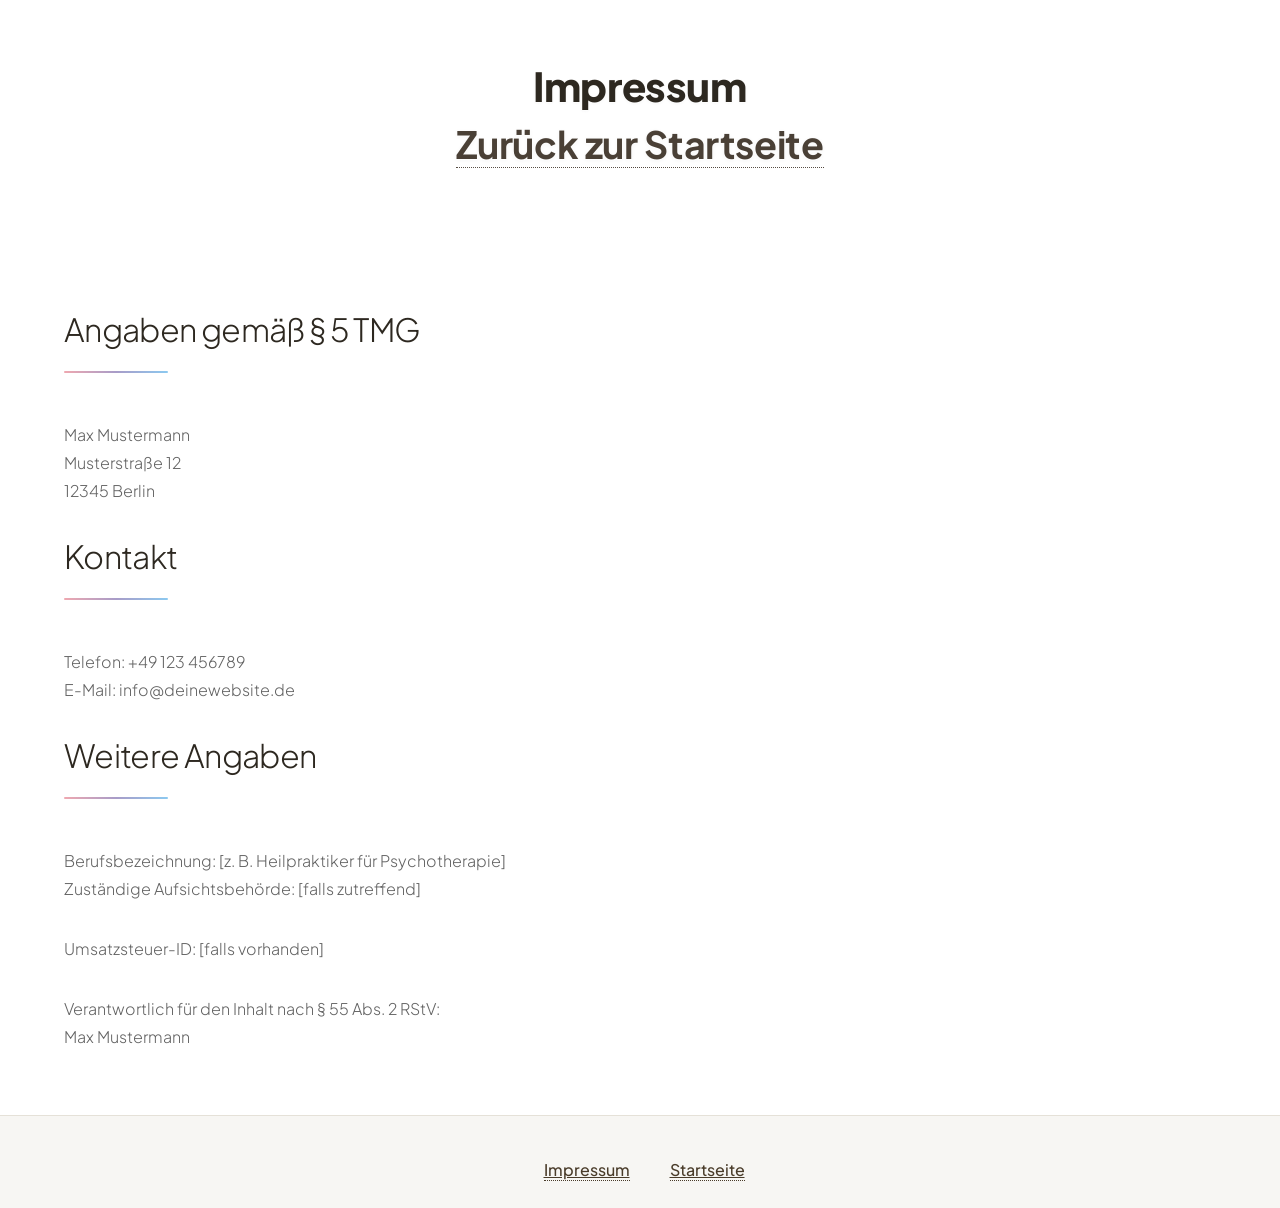
<file: impressum.html>
<!doctype html>
<html lang="de">
  <head>
    <title>Impressum – Meike Behrends</title>
    <meta charset="utf-8" />
    <meta name="viewport" content="width=device-width, initial-scale=1" />
    <meta name="robots" content="noindex" />

    <!-- Fonts -->
    <link rel="preconnect" href="https://fonts.googleapis.com" />
    <link rel="preconnect" href="https://fonts.gstatic.com" crossorigin />
    <link
      href="https://fonts.googleapis.com/css2?family=Cormorant+Garamond:ital,wght@0,500;0,600;1,500;1,600&display=swap"
      rel="stylesheet"
    />

    <!-- Stylesheets -->
    <link rel="stylesheet" href="assets/css/main.css" />
    <link rel="stylesheet" href="assets/css/site.css" />
    <noscript><link rel="stylesheet" href="assets/css/noscript.css" /></noscript>
  </head>
  <body>
    <div id="wrapper">
      <header id="header">
        <h1>Impressum</h1>
        <p><a href="index.html">Zurück zur Startseite</a></p>
      </header>

      <main id="main">
        <!--
          TODO (legal / GEO): This entire Impressum still contains placeholder data
          (name, address, phone, email, professional title, supervisory authority,
          VAT ID). It must be replaced with the real, current information — this is
          a legal requirement under § 5 TMG for any German business website, and
          inconsistent/fake business data also undermines trust signals used by
          search engines and AI answer engines. Please provide the real details.
        -->
        <section class="main">
          <header class="major">
            <h2>Angaben gemäß § 5 TMG</h2>
          </header>

          <p>
            <!-- TODO: replace with real name(s) -->
            Max Mustermann<br />
            <!-- TODO: replace with real street address -->
            Musterstraße 12<br />
            12345 Berlin
          </p>

          <header class="major">
            <h2>Kontakt</h2>
          </header>

          <p>
            <!-- TODO: replace with real phone/email -->
            Telefon: +49 123 456789<br />
            E-Mail: info@deinewebsite.de
          </p>

          <header class="major">
            <h2>Weitere Angaben</h2>
          </header>

          <p>
            <!-- TODO: replace with real professional title / supervisory authority -->
            Berufsbezeichnung: [z. B. Heilpraktiker für Psychotherapie]<br />
            Zuständige Aufsichtsbehörde: [falls zutreffend]
          </p>

          <!-- TODO: add VAT ID if applicable, or note Kleinunternehmerregelung § 19 UStG (as stated on the Prices section) -->
          <p>Umsatzsteuer-ID: [falls vorhanden]</p>

          <p>
            <!-- TODO: replace with real responsible person -->
            Verantwortlich für den Inhalt nach § 55 Abs. 2 RStV:<br />
            Max Mustermann
          </p>
        </section>
      </main>
    </div>

    <footer id="footer" role="contentinfo">
      <div class="footer-inner">
        <nav class="footer-nav" aria-label="Legal">
          <ul>
            <li><a href="impressum.html">Impressum</a></li>
            <li><a href="index.html">Startseite</a></li>
          </ul>
        </nav>
      </div>
    </footer>
  </body>
</html>
</file>
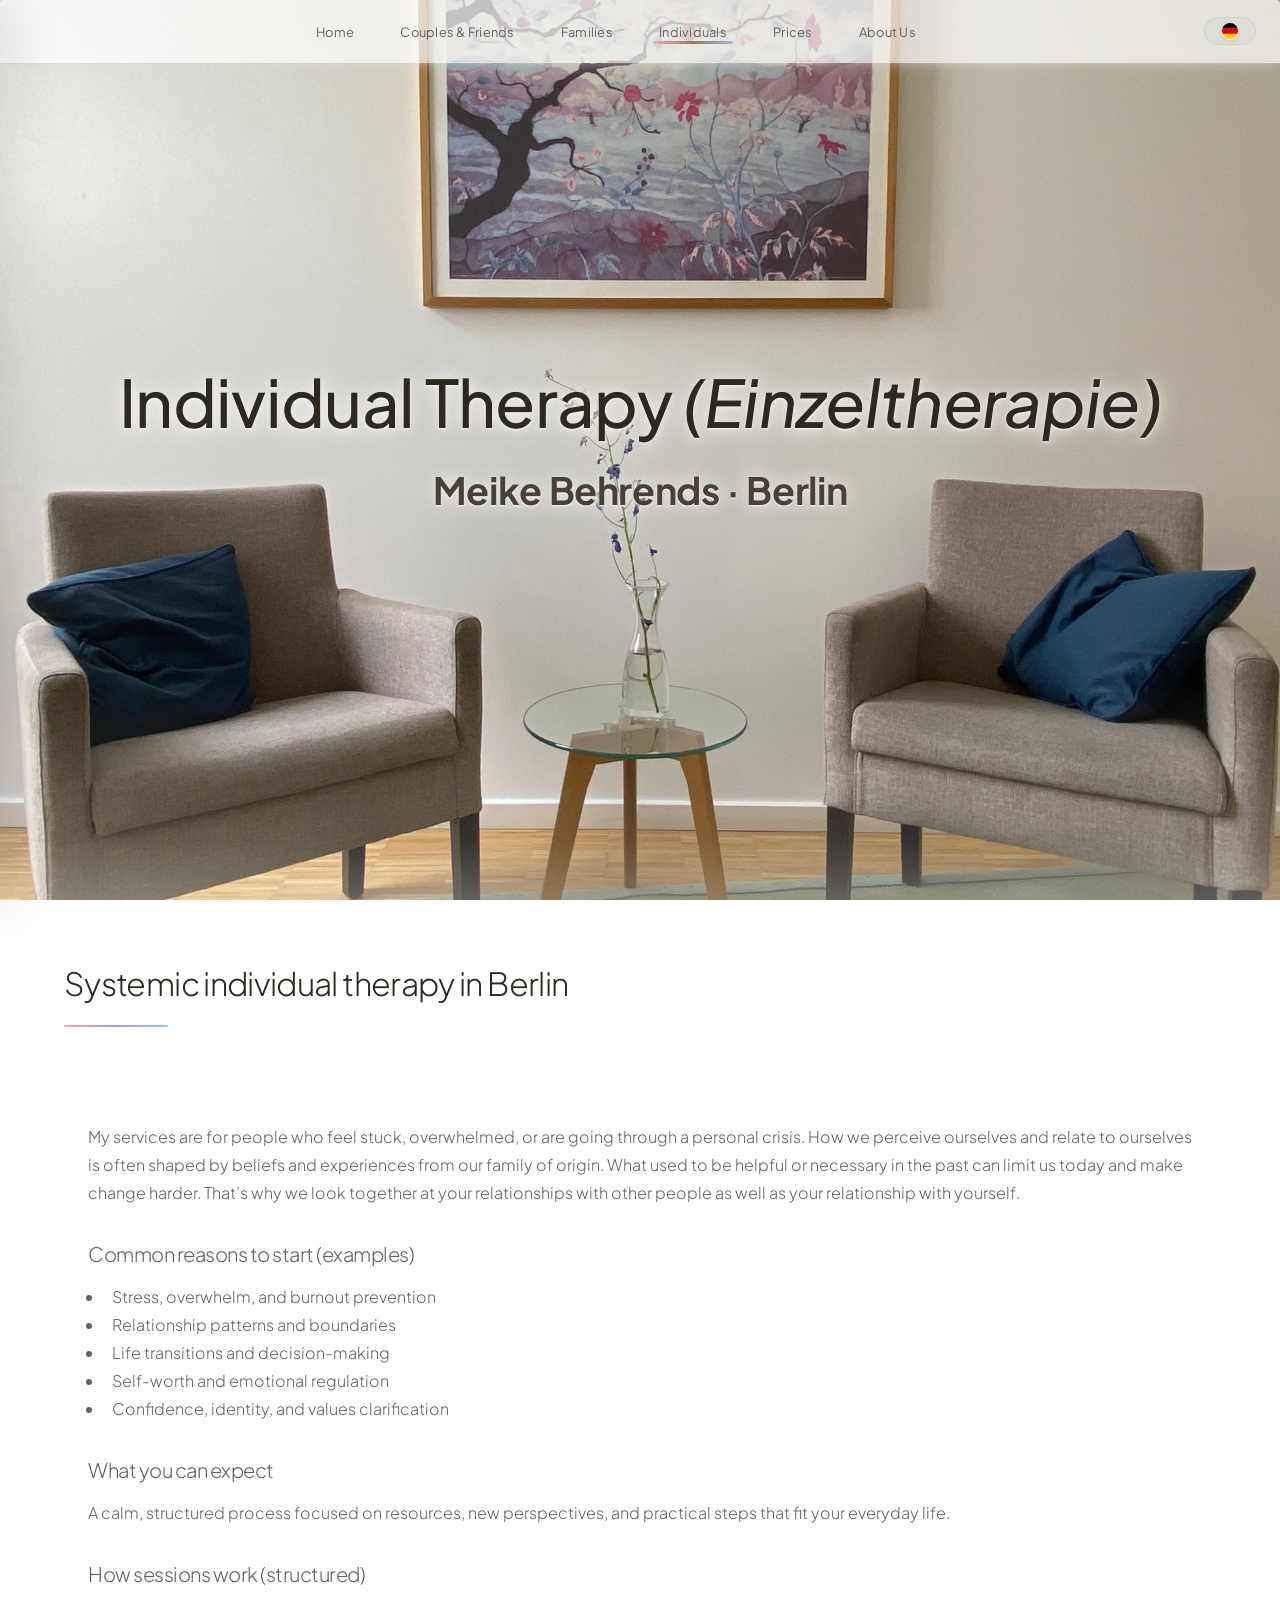
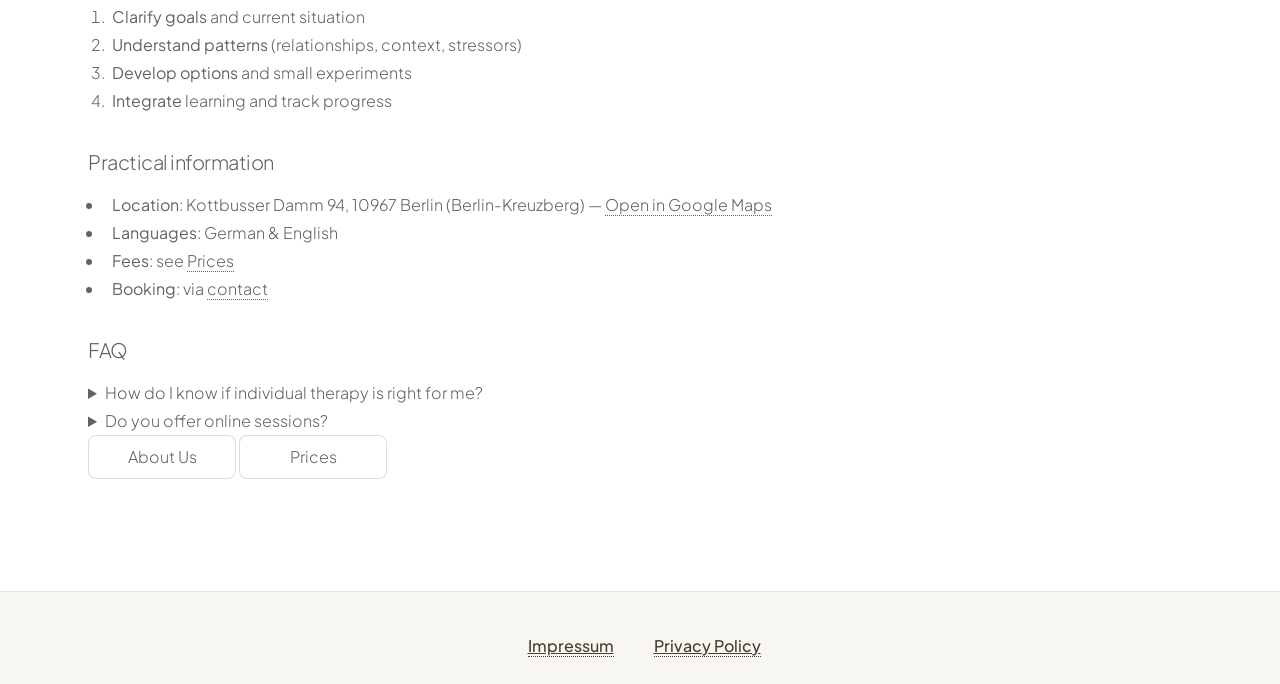
<file: individuals.html>
<!doctype html>
<html lang="en">
  <head>
    <title>Individual Therapy / Einzeltherapie in Berlin | Meike Behrends</title>
    <meta charset="utf-8" />
    <meta name="viewport" content="width=device-width, initial-scale=1" />
    <meta
      name="description"
      content="Individual therapy (Einzeltherapie) in Berlin: systemic counseling and therapy for personal development and support through challenges. Topics, process, and practical info."
    />
    <link rel="canonical" href="https://www.behrends-drunkenmoelle.de/individuals.html" />
    <meta property="og:type" content="website" />
    <meta property="og:url" content="https://www.behrends-drunkenmoelle.de/individuals.html" />
    <meta property="og:title" content="Individual Therapy in Berlin | Meike Behrends" />
    <meta
      property="og:description"
      content="Systemic individual therapy / Einzeltherapie in Berlin. Topics, process, and practical information."
    />
    <meta property="og:image" content="https://www.behrends-drunkenmoelle.de/images/individuals.jpeg" />

    <!-- Fonts -->
    <link rel="preconnect" href="https://fonts.googleapis.com" />
    <link rel="preconnect" href="https://fonts.gstatic.com" crossorigin />
    <link
      href="https://fonts.googleapis.com/css2?family=Cormorant+Garamond:ital,wght@0,500;0,600;1,500;1,600&display=swap"
      rel="stylesheet"
    />

    <!-- Stylesheets -->
    <link rel="stylesheet" href="assets/css/main.css" />
    <link rel="stylesheet" href="assets/css/site.css" />
    <noscript><link rel="stylesheet" href="assets/css/noscript.css" /></noscript>

    <script type="application/ld+json">
      {
        "@context": "https://schema.org",
        "@type": "Service",
        "name": "Individual Therapy (Einzeltherapie)",
        "serviceType": "Systemic individual therapy",
        "provider": {
          "@type": "Person",
          "name": "Meike Behrends"
        },
        "areaServed": { "@type": "City", "name": "Berlin" },
        "availableLanguage": ["German", "English"],
        "offers": {
          "@type": "Offer",
          "price": "90",
          "priceCurrency": "EUR",
          "description": "60 minutes"
        }
      }
    </script>
    <script type="application/ld+json">
      {
        "@context": "https://schema.org",
        "@type": "FAQPage",
        "mainEntity": [
          {
            "@type": "Question",
            "name": "How do I know if individual therapy is right for me?",
            "acceptedAnswer": {
              "@type": "Answer",
              "text": "If you feel stuck, overwhelmed, or want support with a life transition, a short first conversation can clarify whether this format fits your needs."
            }
          }
        ]
      }
    </script>
  </head>
  <body class="is-preload">
    <a class="skip-link" href="#main">Skip to main content</a>

    <div id="wrapper">
      <header id="header" class="alt">
        <h1>Individual Therapy <span style="font-style: italic">(Einzeltherapie)</span></h1>
        <p>Meike Behrends · Berlin</p>
      </header>

      <nav id="nav" aria-label="Main navigation">
        <ul>
          <li><a href="index.html" data-i18n="nav_home">Home</a></li>
          <li><a href="pairs.html" data-i18n="nav_first">Pairs</a></li>
          <li><a href="families.html" data-i18n="nav_second">Families</a></li>
          <li><a href="individuals.html" class="active" data-i18n="nav_individual">Individuals</a></li>
          <li><a href="index.html#prices" data-i18n="nav_prices">Prices</a></li>
          <li><a href="index.html#cta" data-i18n="nav_cta">Contact Me</a></li>
          <li class="nav-lang">
            <div class="lang-switcher" role="presentation">
              <button
                type="button"
                class="lang-switcher__btn"
                id="lang-switch-btn"
                onclick="toggleLanguage()"
                title="Switch language"
              >
                <span class="lang-switcher__icon" id="lang-switch-flag" aria-hidden="true"></span>
              </button>
            </div>
          </li>
        </ul>
      </nav>

      <main id="main" tabindex="-1">
        <section class="main">
          <header class="major">
            <h2>Systemic individual therapy in Berlin</h2>
          </header>

          <div class="main-content">
            <p>
              My services are for people who feel stuck, overwhelmed, or are going through a personal crisis.
              How we perceive ourselves and relate to ourselves is often shaped by beliefs and experiences from
              our family of origin. What used to be helpful or necessary in the past can limit us today and make
              change harder. That’s why we look together at your relationships with other people as well as your
              relationship with yourself.
            </p>

            <h3>Common reasons to start (examples)</h3>
            <ul>
              <li>Stress, overwhelm, and burnout prevention</li>
              <li>Relationship patterns and boundaries</li>
              <li>Life transitions and decision-making</li>
              <li>Self-worth and emotional regulation</li>
              <li>Confidence, identity, and values clarification</li>
            </ul>

            <h3>What you can expect</h3>
            <p>
              A calm, structured process focused on resources, new perspectives, and practical steps that fit your
              everyday life.
            </p>

            <h3>How sessions work (structured)</h3>
            <ol>
              <li><strong>Clarify goals</strong> and current situation</li>
              <li><strong>Understand patterns</strong> (relationships, context, stressors)</li>
              <li><strong>Develop options</strong> and small experiments</li>
              <li><strong>Integrate</strong> learning and track progress</li>
            </ol>

            <h3>Practical information</h3>
            <ul>
              <li><strong>Location</strong>: Kottbusser Damm 94, 10967 Berlin (Berlin-Kreuzberg) — <a href="https://www.google.com/maps/search/?api=1&amp;query=Kottbusser+Damm+94%2C+10967+Berlin" target="_blank" rel="noopener">Open in Google Maps</a></li>
              <li><strong>Languages</strong>: German & English</li>
              <li><strong>Fees</strong>: see <a href="index.html#prices">Prices</a></li>
              <li><strong>Booking</strong>: via <a href="index.html#cta">contact</a></li>
            </ul>

            <h3>FAQ</h3>
            <details>
              <summary>How do I know if individual therapy is right for me?</summary>
              <p>
                If you feel stuck, overwhelmed, or want support with a life transition, a short first
                conversation can clarify whether this format fits your needs.
              </p>
            </details>
            <details>
              <summary>Do you offer online sessions?</summary>
              <p>
                <!-- TODO: confirm real policy (online / in-person / hybrid) and replace this line -->
                Please contact us to confirm whether online, in-person, or hybrid sessions are currently available.
              </p>
            </details>

            <p>
              <a class="button" href="index.html#cta" data-i18n="nav_cta">Contact Me</a>
              <a class="button" href="index.html#prices" data-i18n="nav_prices">Prices</a>
            </p>
          </div>
        </section>
      </main>
    </div>

    <footer id="footer" role="contentinfo">
      <div class="footer-inner">
        <nav class="footer-nav" aria-label="Legal">
          <ul>
            <li>
              <a
                href="impressum.html"
                data-i18n="footer_imprint"
                data-modal-target="site-modal"
                data-modal-title="Impressum"
                data-modal-url="impressum.html"
              >Imprint</a>
            </li>
            <li><a href="#" data-i18n="footer_privacy">Privacy Policy</a></li>
          </ul>
        </nav>
      </div>
    </footer>

    <!-- Modal (Impressum) -->
    <div class="modal" id="site-modal" aria-hidden="true">
      <div class="modal__backdrop" data-modal-close="true"></div>
      <div class="modal__dialog" role="dialog" aria-modal="true" aria-labelledby="site-modal-title" tabindex="-1">
        <button class="modal__close" type="button" aria-label="Close" data-modal-close="true">×</button>
        <h2 id="site-modal-title">Impressum</h2>
        <div class="modal__content" id="site-modal-content">
          <p>Loading…</p>
        </div>
      </div>
    </div>

    <script src="assets/js/jquery.min.js"></script>
    <script src="assets/js/jquery.scrollex.min.js"></script>
    <script src="assets/js/jquery.scrolly.min.js"></script>
    <script src="assets/js/browser.min.js"></script>
    <script src="assets/js/breakpoints.min.js"></script>
    <script src="assets/js/util.js"></script>
    <script src="assets/js/main.js"></script>
    <script src="assets/js/i18n.js"></script>
    <script src="assets/js/modal.js"></script>
  </body>
</html>
</file>
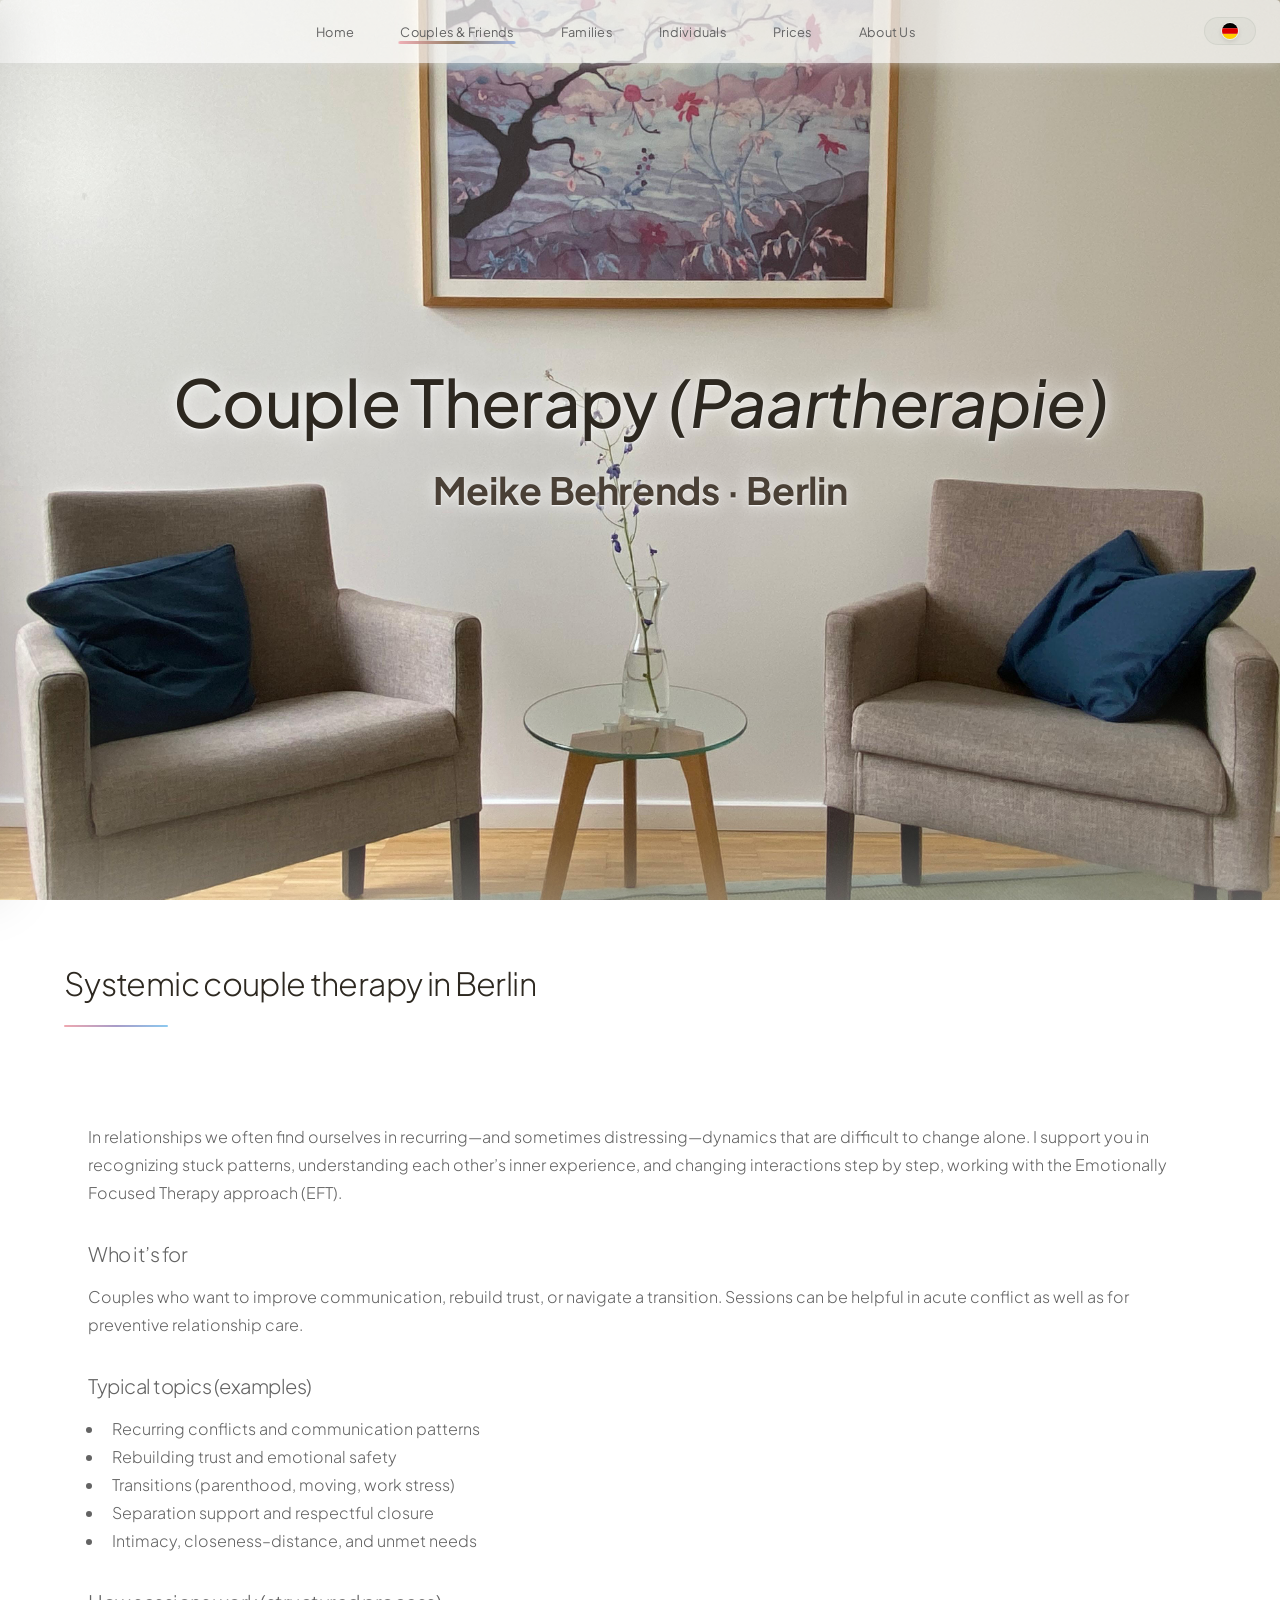
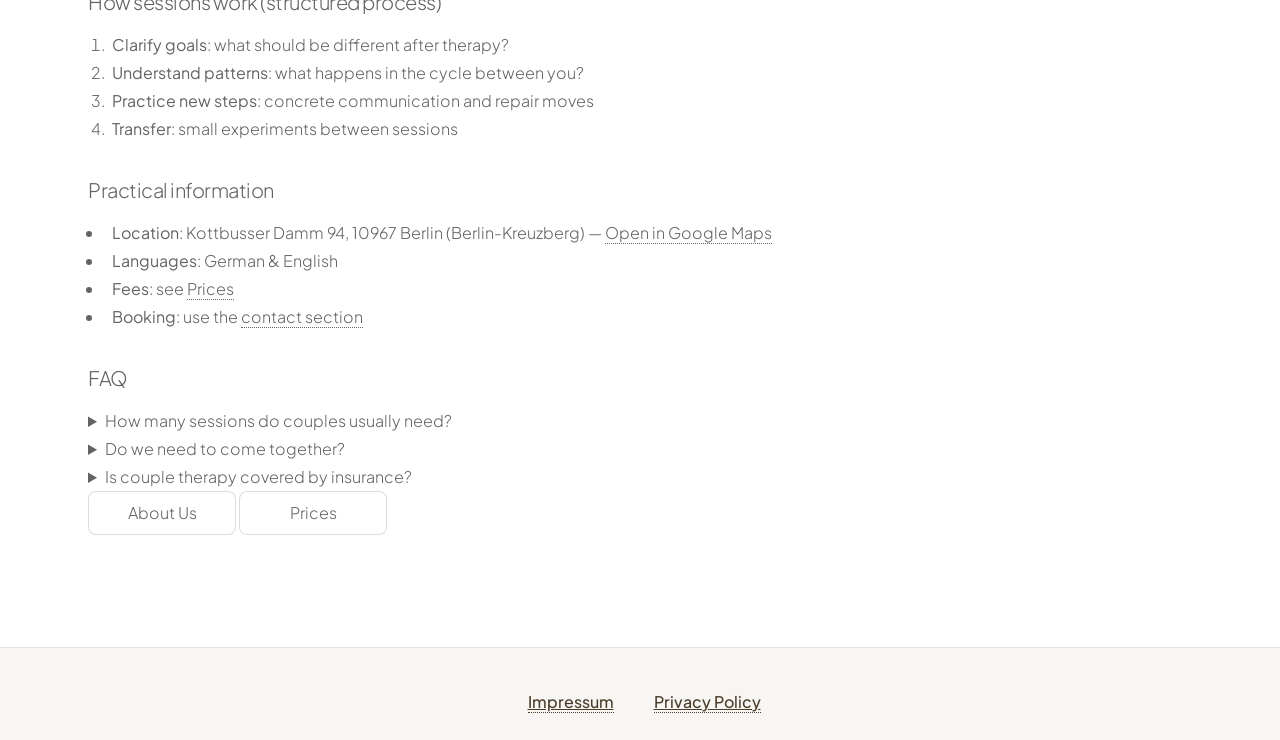
<file: pairs.html>
<!doctype html>
<html lang="en">
  <head>
    <title>Couple Therapy / Paartherapie in Berlin | Meike Behrends</title>
    <meta charset="utf-8" />
    <meta name="viewport" content="width=device-width, initial-scale=1" />
    <meta
      name="description"
      content="Couple therapy (Paartherapie) in Berlin: systemic and resource-oriented sessions for couples. Learn about topics, process, fees and how to contact Meike Behrends."
    />
    <link rel="canonical" href="https://www.behrends-drunkenmoelle.de/pairs.html" />
    <meta property="og:type" content="website" />
    <meta property="og:url" content="https://www.behrends-drunkenmoelle.de/pairs.html" />
    <meta property="og:title" content="Couple Therapy in Berlin | Meike Behrends" />
    <meta
      property="og:description"
      content="Systemic couple therapy / Paartherapie in Berlin. Topics, process, and practical information."
    />
    <meta property="og:image" content="https://www.behrends-drunkenmoelle.de/images/couple.jpeg" />

    <!-- Fonts -->
    <link rel="preconnect" href="https://fonts.googleapis.com" />
    <link rel="preconnect" href="https://fonts.gstatic.com" crossorigin />
    <link
      href="https://fonts.googleapis.com/css2?family=Cormorant+Garamond:ital,wght@0,500;0,600;1,500;1,600&display=swap"
      rel="stylesheet"
    />

    <!-- Stylesheets -->
    <link rel="stylesheet" href="assets/css/main.css" />
    <link rel="stylesheet" href="assets/css/site.css" />
    <noscript><link rel="stylesheet" href="assets/css/noscript.css" /></noscript>

    <script type="application/ld+json">
      {
        "@context": "https://schema.org",
        "@type": "Service",
        "name": "Couple Therapy (Paartherapie)",
        "serviceType": "Systemic couple therapy, Emotionally Focused Therapy (EFT)",
        "provider": {
          "@type": "Person",
          "name": "Meike Behrends"
        },
        "areaServed": { "@type": "City", "name": "Berlin" },
        "availableLanguage": ["German", "English"],
        "offers": {
          "@type": "Offer",
          "price": "145",
          "priceCurrency": "EUR",
          "description": "90 minutes"
        }
      }
    </script>
    <script type="application/ld+json">
      {
        "@context": "https://schema.org",
        "@type": "FAQPage",
        "mainEntity": [
          {
            "@type": "Question",
            "name": "How many sessions do couples usually need?",
            "acceptedAnswer": {
              "@type": "Answer",
              "text": "Some couples benefit from a short series (e.g., 4–8 sessions), others prefer longer support depending on the topic and stress level."
            }
          },
          {
            "@type": "Question",
            "name": "Do we need to come together?",
            "acceptedAnswer": {
              "@type": "Answer",
              "text": "Usually yes. In some situations, one or two individual sessions can be useful to clarify goals or context."
            }
          }
        ]
      }
    </script>
  </head>
  <body class="is-preload">
    <a class="skip-link" href="#main">Skip to main content</a>

    <div id="wrapper">
      <header id="header" class="alt">
        <h1>Couple Therapy <span style="font-style: italic">(Paartherapie)</span></h1>
        <p>Meike Behrends · Berlin</p>
      </header>

      <nav id="nav" aria-label="Main navigation">
        <ul>
          <li><a href="index.html" data-i18n="nav_home">Home</a></li>
          <li><a href="pairs.html" class="active" data-i18n="nav_first">Pairs</a></li>
          <li><a href="families.html" data-i18n="nav_second">Families</a></li>
          <li><a href="individuals.html" data-i18n="nav_individual">Individuals</a></li>
          <li><a href="index.html#prices" data-i18n="nav_prices">Prices</a></li>
          <li><a href="index.html#cta" data-i18n="nav_cta">Contact Me</a></li>
          <li class="nav-lang">
            <div class="lang-switcher" role="presentation">
              <button
                type="button"
                class="lang-switcher__btn"
                id="lang-switch-btn"
                onclick="toggleLanguage()"
                title="Switch language"
              >
                <span class="lang-switcher__icon" id="lang-switch-flag" aria-hidden="true"></span>
              </button>
            </div>
          </li>
        </ul>
      </nav>

      <main id="main" tabindex="-1">
        <section class="main">
          <header class="major">
            <h2>Systemic couple therapy in Berlin</h2>
          </header>

          <div class="main-content">
            <p>
              In relationships we often find ourselves in recurring—and sometimes distressing—dynamics that are
              difficult to change alone. I support you in recognizing stuck patterns, understanding each other’s
              inner experience, and changing interactions step by step, working with the Emotionally Focused
              Therapy approach (EFT).
            </p>

            <h3>Who it’s for</h3>
            <p>
              Couples who want to improve communication, rebuild trust, or navigate a transition.
              Sessions can be helpful in acute conflict as well as for preventive relationship care.
            </p>

            <h3>Typical topics (examples)</h3>
            <ul>
              <li>Recurring conflicts and communication patterns</li>
              <li>Rebuilding trust and emotional safety</li>
              <li>Transitions (parenthood, moving, work stress)</li>
              <li>Separation support and respectful closure</li>
              <li>Intimacy, closeness–distance, and unmet needs</li>
            </ul>

            <h3>How sessions work (structured process)</h3>
            <ol>
              <li><strong>Clarify goals</strong>: what should be different after therapy?</li>
              <li><strong>Understand patterns</strong>: what happens in the cycle between you?</li>
              <li><strong>Practice new steps</strong>: concrete communication and repair moves</li>
              <li><strong>Transfer</strong>: small experiments between sessions</li>
            </ol>

            <h3>Practical information</h3>
            <ul>
              <li><strong>Location</strong>: Kottbusser Damm 94, 10967 Berlin (Berlin-Kreuzberg) — <a href="https://www.google.com/maps/search/?api=1&amp;query=Kottbusser+Damm+94%2C+10967+Berlin" target="_blank" rel="noopener">Open in Google Maps</a></li>
              <li><strong>Languages</strong>: German & English</li>
              <li><strong>Fees</strong>: see <a href="index.html#prices">Prices</a></li>
              <li><strong>Booking</strong>: use the <a href="index.html#cta">contact section</a></li>
            </ul>

            <h3>FAQ</h3>
            <details>
              <summary>How many sessions do couples usually need?</summary>
              <p>
                Some couples benefit from a short series (e.g., 4–8 sessions), others prefer longer
                support depending on the topic and stress level.
              </p>
            </details>
            <details>
              <summary>Do we need to come together?</summary>
              <p>
                Usually yes. In some situations, one or two individual sessions can be useful to
                clarify goals or context.
              </p>
            </details>
            <details>
              <summary>Is couple therapy covered by insurance?</summary>
              <p>
                <!-- TODO: confirm exact policy and replace this line -->
                In many private practices in Germany, couple therapy is not covered by statutory health
                insurance. Please contact us to confirm current options.
              </p>
            </details>

            <p>
              <a class="button" href="index.html#cta" data-i18n="nav_cta">Contact Me</a>
              <a class="button" href="index.html#prices" data-i18n="nav_prices">Prices</a>
            </p>
          </div>
        </section>
      </main>
    </div>

    <footer id="footer" role="contentinfo">
      <div class="footer-inner">
        <nav class="footer-nav" aria-label="Legal">
          <ul>
            <li>
              <a
                href="impressum.html"
                data-i18n="footer_imprint"
                data-modal-target="site-modal"
                data-modal-title="Impressum"
                data-modal-url="impressum.html"
              >Imprint</a>
            </li>
            <li><a href="#" data-i18n="footer_privacy">Privacy Policy</a></li>
          </ul>
        </nav>
      </div>
    </footer>

    <!-- Modal (Impressum) -->
    <div class="modal" id="site-modal" aria-hidden="true">
      <div class="modal__backdrop" data-modal-close="true"></div>
      <div class="modal__dialog" role="dialog" aria-modal="true" aria-labelledby="site-modal-title" tabindex="-1">
        <button class="modal__close" type="button" aria-label="Close" data-modal-close="true">×</button>
        <h2 id="site-modal-title">Impressum</h2>
        <div class="modal__content" id="site-modal-content">
          <p>Loading…</p>
        </div>
      </div>
    </div>

    <script src="assets/js/jquery.min.js"></script>
    <script src="assets/js/jquery.scrollex.min.js"></script>
    <script src="assets/js/jquery.scrolly.min.js"></script>
    <script src="assets/js/browser.min.js"></script>
    <script src="assets/js/breakpoints.min.js"></script>
    <script src="assets/js/util.js"></script>
    <script src="assets/js/main.js"></script>
    <script src="assets/js/i18n.js"></script>
    <script src="assets/js/modal.js"></script>
  </body>
</html>
</file>
<file: assets/css/site.css>
/*
  site.css — Custom styles for Meike Behrends therapy website.
  Loaded after main.css (the Stellar template base).
*/

/* ============================================================
   Global body — strip template background image
   ============================================================ */
body {
  background-image: none !important;
  background-attachment: scroll !important;
  background-size: auto !important;
  background-position: top left !important;
  font-family:
    "Inter",
    "Plus Jakarta Sans",
    system-ui,
    -apple-system,
    sans-serif !important;
  font-weight: 300;
  line-height: 1.75;
  color: #4a4a4a;
}

/* ============================================================
   Typography — avoid stretched word spacing (justify)
   ============================================================ */
p.content {
  text-align: left;
}

/* ============================================================
   Header hero — full-width photo behind the title
   Uses assets/background1.png
   ============================================================ */
#header.alt {
  position: relative;
  isolation: isolate;
  overflow: hidden;
  min-height: 100vh !important;
  min-height: 100svh !important;
  display: flex;
  flex-direction: column;
  justify-content: center;
  align-items: center;
}

/* Photo sharp on top; light wash only in the last band */
#header.alt::before {
  content: "";
  position: absolute;
  inset: 0;
  z-index: 0;
  pointer-events: none;
  background-color: #f4f1eb;
  background-image:
    linear-gradient(
      180deg,
      rgba(255, 255, 255, 0) 0%,
      rgba(255, 255, 255, 0) 74%,
      rgba(252, 250, 247, 0.18) 90%,
      rgba(248, 246, 242, 0.48) 100%
    ),
    url("../background1.png");
  background-repeat: no-repeat, no-repeat;
  background-size:
    100% 100%,
    cover;
  background-position:
    center,
    center center;
  transition: transform 8s ease-out;
}

/* Subtle zoom on load when is-preload is removed */
body:not(.is-preload) #header.alt::before {
  transform: scale(1.08);
}

#header.alt > * {
  position: relative;
  z-index: 1;
}

/* ============================================================
   Navigation — language switcher
   ============================================================ */
.lang-switcher {
  display: flex;
  align-items: center;
  background: rgba(142, 155, 142, 0.08);
  padding: 0 4px;
  border-radius: 20px;
  border: 1px solid rgba(142, 155, 142, 0.15);
  transition: all 0.3s ease;
  cursor: pointer;
}

.lang-switcher:hover {
  background: rgba(142, 155, 142, 0.12);
  border-color: rgba(142, 155, 142, 0.3);
}

.lang-switcher__btn {
  min-width: auto;
  display: flex !important;
  align-items: center;
  gap: 8px;
  background: transparent !important;
  border: 0 !important;
  box-shadow: none !important;
  padding: 4px 12px !important;
  height: auto !important;
  width: auto !important;
  cursor: pointer;
  border-radius: 16px !important;
  transition: all 0.4s cubic-bezier(0.165, 0.84, 0.44, 1) !important;
}

.lang-switcher__label {
  font-size: 0.75rem;
  font-weight: 700;
  text-transform: uppercase;
  letter-spacing: 0.15em;
  color: #5f5144;
}

.lang-switcher__icon {
  display: block;
  line-height: 0;
  width: 18px;
  height: 18px;
  border-radius: 50%;
  overflow: hidden;
  box-shadow: 0 2px 4px rgba(0, 0, 0, 0.1);
  border: 1px solid rgba(255, 255, 255, 0.5);
}

.lang-switcher svg {
  width: 100%;
  height: 100%;
  display: block;
}

/* ============================================================
   Navigation & Mobile Menu
   ============================================================ */

/* The Burger Button / Title Bar (Mobile Only) */
#titleBar {
  display: none;
}

@media screen and (max-width: 980px) {
  #titleBar {
    display: block;
    position: fixed;
    top: 0;
    left: 0;
    width: 100%;
    height: 3.5rem;
    line-height: 3.5rem;
    background: #fcfbf9;
    background: rgba(252, 250, 249, 0.98);
    backdrop-filter: blur(12px);
    z-index: 10000;
    border-bottom: 1px solid rgba(142, 155, 142, 0.1);
  }

  /* Hamburger Toggle */
  #titleBar .toggle {
    position: absolute;
    top: 0;
    left: 0;
    width: 4rem;
    height: 100%;
    text-decoration: none;
    border: 0;
    cursor: pointer;
  }

  #titleBar .toggle::before {
    content: "\f0c9";
    font-family: "Font Awesome 5 Free";
    font-weight: 900;
    font-size: 1.25rem;
    color: #5f5144;
    display: block;
    text-align: center;
  }

  /* Mobile Title */
  #titleBar .title {
    display: block;
    text-align: center;
    font-weight: 700;
    font-size: 0.75rem;
    letter-spacing: 0.15em;
    text-transform: uppercase;
    color: #2d2820;
    padding-left: 2rem; /* offset the hamburger */
  }

  /* Completely hide the desktop nav bar on tablets/mobile */
  #nav {
    display: none !important;
  }
}

/* Side Panel (The Menu) */
#navPanel {
  position: fixed;
  top: 0;
  left: 0;
  width: 18rem;
  max-width: 80%;
  height: 100%;
  z-index: 10001;
  background: #fcfbf9;
  padding: 4rem 2rem;
  box-shadow: 10px 0 50px rgba(0, 0, 0, 0.1);
  transform: translateX(-100%);
  transition: transform 0.4s cubic-bezier(0.165, 0.84, 0.44, 1);
  overflow-y: auto;
}

body.navPanel-visible #navPanel {
  transform: translateX(0);
}

/* Panel Menu Links */
#navPanel .link {
  display: block;
  padding: 1.25rem 0;
  text-decoration: none;
  font-size: 0.85rem;
  font-weight: 500;
  letter-spacing: 0.1em;
  text-transform: uppercase;
  color: #5f5144;
  border-bottom: 1px solid rgba(142, 155, 142, 0.08);
  transition: all 0.3s ease;
}

#navPanel .link:hover,
#navPanel .link.active {
  color: #8e9b8e;
  padding-left: 0.5rem;
}

/* Mobile Language Switcher (inside panel) */
#navPanel .nav-lang {
  padding-top: 2rem;
}

#navPanel .lang-switcher {
  justify-content: flex-start;
  width: fit-content;
}

/* Overlay Shadow */
body::after {
  content: "";
  display: block;
  position: fixed;
  inset: 0;
  z-index: 10000;
  background: rgba(45, 40, 32, 0.4);
  backdrop-filter: blur(2px);
  opacity: 0;
  pointer-events: none;
  transition: opacity 0.4s ease;
}

body.navPanel-visible::after {
  opacity: 1;
  pointer-events: auto;
}

/* Desktop Pinning (Keep for Wide Screens) */
@media screen and (min-width: 981px) {
  #nav {
    padding-right: 4rem;
  }

  #nav.alt {
    padding-right: 4rem !important;
  }

  #nav ul li.nav-lang {
    position: absolute;
    right: 1.5rem;
    top: 50%;
    transform: translateY(-50%);
    margin: 0 !important;
  }
}

.skip-link {
  position: absolute;
  left: -9999px;
  top: auto;
  background: #fffbe8;
  color: #333;
  padding: 10px;
  z-index: 9999;
}

.skip-link:focus {
  left: 10px;
  top: 10px;
}

/* ============================================================
   Modern Polish — Glassmorphism & Staggered Headers
   ============================================================ */

/* Frosted glass effect for sticky nav */
#nav.alt {
  background-color: rgba(255, 252, 247, 0.85) !important;
  backdrop-filter: blur(12px);
  -webkit-backdrop-filter: blur(12px);
  box-shadow: 0 4px 20px rgba(0, 0, 0, 0.04);
  border-bottom: 1px solid rgba(255, 255, 255, 0.3);
}

/* Staggered load animations for Header */
#header.alt h1 {
  animation: fadeInDown 1.2s ease forwards;
}

#header.alt p {
  opacity: 0;
  animation: fadeInUp 1.2s ease 0.4s forwards;
}

#header.alt .actions {
  opacity: 0;
  animation: fadeInUp 1.2s ease 0.8s forwards;
}

@keyframes fadeInDown {
  from {
    opacity: 0;
    transform: translateY(-20px);
  }
  to {
    opacity: 1;
    transform: translateY(0);
  }
}

@keyframes fadeInUp {
  from {
    opacity: 0;
    transform: translateY(20px);
  }
  to {
    opacity: 1;
    transform: translateY(0);
  }
}

/* ============================================================
   Language Switch Transition
   ============================================================ */

/* The fade class is applied to the main content during language switch */
.lang-changing {
  opacity: 0;
  transition: opacity 0.4s ease-in-out;
}

#main,
#header {
  transition: opacity 0.4s ease-in-out;
}

.skip-link:focus {
  left: 1rem;
  top: 1rem;
  z-index: 99999;
  outline: 2px solid #8a7356;
}

/* Guard against accidental horizontal scrolling */
html,
body {
  overflow-x: hidden;
}

/* ============================================================
   Typography — hero & section headings
   ============================================================ */

/* Intro lead sentence (first line in the intro block) */
.intro-lead {
  display: block;
  font-family: inherit;
  font-weight: 800;
  font-size: clamp(1.55rem, 2.9vw, 2.15rem);
  letter-spacing: -0.01em;
  line-height: 1.25;
  color: #2d2820;
  margin: 0 0 0.65rem 0;
}

.intro-lead strong {
  font-weight: 900;
}

/* Intro paragraphs: match body typography used elsewhere */
#intro .intro-spotlight .content p {
  font-family: "Inter", "Plus Jakarta Sans", sans-serif;
  font-size: 1.1rem;
  font-weight: 300;
  line-height: 1.8;
  color: #5f5144;
  margin: 0 0 1.5rem 0;
}

#intro .intro-bio p {
  font-family: "Inter", "Plus Jakarta Sans", sans-serif;
  font-size: 1.1rem;
  font-weight: 300;
  line-height: 1.8;
  color: #5f5144;
}

#intro .intro-spotlight {
  display: flex;
  align-items: flex-start;
  gap: 4rem;
  margin-bottom: 4rem;
}

#intro .intro-spotlight .content {
  flex: 1.2;
}

#intro .intro-spotlight .image {
  flex: 0.8;
  max-width: 400px;
}

#intro .intro-spotlight .image img {
  width: 100%;
  height: auto;
  border-radius: 12px;
  box-shadow: 0 10px 30px rgba(0, 0, 0, 0.08);
}

#intro .intro-work {
  width: 100%;
}

/* Extra breathing room before "My work is / Meine Arbeit ist".
   It is a <button> (it toggles the topics on mobile), so the template's
   button styles are reset here to keep it looking like a plain title on desktop. */
#intro .intro-work .intro-section-title {
  display: block;
  width: 100%;
  height: auto;
  min-width: 0;
  padding: 0;
  border-radius: 0;
  background: transparent;
  box-shadow: none;
  cursor: default;
  white-space: normal;
  line-height: inherit;
  margin-top: 5rem;
  margin-bottom: 2.5rem;
  text-align: center;
  font-size: 1.25rem;
  font-weight: 400;
  text-transform: uppercase;
  letter-spacing: 0.1em;
  color: #8e9b8e !important; /* Sage green accent; !important beats the template's #main button color */
  position: relative;
}

/* The chevron and the "My work & offers" label are only used on mobile */
#intro .intro-chevron,
#intro .label-mobile {
  display: none;
}

#intro .intro-work .intro-section-title::after {
  content: "";
  display: block;
  width: 40px;
  height: 1px;
  background: #ccd5cc;
  margin: 1.5rem auto 0;
}

.work-pillars {
  display: grid;
  grid-template-columns: repeat(3, 1fr);
  gap: 4rem;
  margin-top: 4rem;
  align-items: start;
}

.pillar {
  text-align: center;
}

.pillar-icon {
  font-size: 2.25rem;
  color: #8e9b8e;
  margin-bottom: 1.5rem;
  opacity: 0.85;
}

.pillar strong {
  display: block;
  font-size: 1.15rem;
  margin-bottom: 1.25rem;
  color: #2d2820;
}

.pillar p {
  font-family: "Inter", "Plus Jakarta Sans", sans-serif;
  font-size: 1.1rem;
  font-weight: 300;
  line-height: 1.8;
  color: #5f5144;
  text-align: left;
}

@media screen and (max-width: 980px) {
  #intro .intro-work {
    text-align: center;
  }
  .work-pillars {
    grid-template-columns: 1fr;
    gap: 3.5rem;
  }
  .pillar p {
    text-align: center;
  }

  /* --- Collapsible "My work is" (mobile only) ---
     The second grid row holds the topics. It animates from 0fr (closed)
     to 1fr (open), which gives a smooth height transition without JS measuring. */
  #intro .intro-work {
    display: grid;
    grid-template-rows: auto 0fr;
    align-content: start; /* stops leftover space stretching the button row mid-animation */
    transition: grid-template-rows 0.4s ease;
  }

  #intro .intro-work:has(> .intro-section-title[aria-expanded="true"]) {
    grid-template-rows: auto 1fr;
  }

  /* Pill-shaped toggle button */
  #intro .intro-work .intro-section-title {
    display: inline-flex;
    align-items: center;
    gap: 0.75rem;
    justify-self: center;
    width: auto;
    margin: 3rem 0 0;
    padding: 0.8rem 1.75rem;
    border-radius: 999px;
    box-shadow: inset 0 0 0 1px #ccd5cc;
    font-size: 1rem;
    cursor: pointer;
    transition: background-color 0.2s ease;
  }

  #intro .intro-work .intro-section-title:hover,
  #intro .intro-work .intro-section-title[aria-expanded="true"] {
    background-color: rgba(142, 155, 142, 0.1);
  }

  #intro .intro-work .intro-section-title:focus-visible {
    outline: 2px solid #8e9b8e;
    outline-offset: 3px;
  }

  /* On mobile the button also reveals the services, so it gets its own label */
  #intro .label-desktop {
    display: none;
  }

  #intro .label-mobile {
    display: inline;
  }

  /* No divider line under the pill */
  #intro .intro-work .intro-section-title::after {
    display: none;
  }

  /* Chevron drawn with two borders; rotates to point up when open */
  #intro .intro-chevron {
    display: inline-block;
    width: 0.5em;
    height: 0.5em;
    border-right: 2px solid currentColor;
    border-bottom: 2px solid currentColor;
    transform: translateY(-25%) rotate(45deg);
    transition: transform 0.3s ease;
  }

  #intro .intro-section-title[aria-expanded="true"] .intro-chevron {
    transform: translateY(25%) rotate(-135deg);
  }

  /* Topics are clipped while closed, and hidden from keyboard/screen readers */
  #intro .work-pillars {
    min-height: 0;
    overflow: hidden;
    margin-top: 0;
    visibility: hidden;
    transition: visibility 0.4s;
  }

  #intro .intro-work:has(> .intro-section-title[aria-expanded="true"]) .work-pillars {
    visibility: visible;
  }

  /* Space between the pill and the first topic (inside the clipped area) */
  #intro .work-pillars > .pillar:first-child {
    margin-top: 3rem;
  }

  /* The service sections (Couples & Friends, Families, Individuals) follow the
     intro directly, so they are also hidden until "My work is" is opened. */
  #main:not(:has(#intro .intro-section-title[aria-expanded="true"])) :is(#first, #second, #individual) {
    display: none;
  }

  /* Gentle fade-in when they appear */
  :is(#first, #second, #individual) {
    animation: service-reveal 0.5s ease;
  }

  @keyframes service-reveal {
    from {
      opacity: 0;
      transform: translateY(1rem);
    }
    to {
      opacity: 1;
      transform: none;
    }
  }
}

@media screen and (max-width: 980px) {
  #intro .intro-spotlight {
    flex-direction: column-reverse;
    gap: 2rem;
  }
}

/* Make the "headings" inside the intro block match section titles */
#intro .intro-spotlight .content p > strong {
  display: inline;
  margin: 0;
  font-family: inherit;
  font-weight: 700;
  font-size: inherit; /* Reset from 1.05em */
  line-height: inherit;
  letter-spacing: 0;
  color: #2d2820 !important;
}

#intro .intro-spotlight .content p > strong::after {
  display: none;
}

/* Service-section "headings" (Topics, Dauer & Honorar, etc.) */
.service-split p > strong,
.price-note p > strong {
  display: inline-block;
  font-family: inherit;
  font-weight: 700;
  font-size: inherit;
  line-height: inherit;
  color: inherit;
}

/* Hero title: Cormorant Garamond for an editorial feel */
#header h1 {
  /* Match the intro lead typography */
  font-family: inherit !important;
  font-weight: 800;
  font-feature-settings: normal;
  letter-spacing: -0.01em;
  line-height: 1.12;
  color: #2d2820 !important;
  max-width: 16em;
  margin-left: auto;
  margin-right: auto;
  text-wrap: balance;
  text-shadow:
    0 0 22px rgba(255, 255, 255, 0.92),
    0 1px 2px rgba(255, 255, 255, 1),
    0 1px 10px rgba(255, 255, 255, 0.45),
    0 1px 3px rgba(0, 0, 0, 0.06);
}

#header.alt h1 {
  font-size: clamp(2.95rem, 6.2vw, 4.1rem);
  font-weight: 500;
}

/* Subtitle line: match hero + intro typography */
#header p {
  font-family: inherit !important;
  font-style: normal;
  font-weight: 700;
  font-size: clamp(1.85rem, 3.8vw, 2.35rem);
  letter-spacing: -0.01em;
  line-height: 1.35;
  color: #4a4036 !important;
  margin-top: 0.6rem !important;
  text-shadow:
    0 0 18px rgba(255, 255, 255, 0.9),
    0 1px 2px rgba(255, 255, 255, 1),
    0 1px 4px rgba(0, 0, 0, 0.06);
}

/* Section titles */
#main header.major h2 {
  font-family: inherit;
  font-weight: 300;
  font-feature-settings:
    "kern" 1,
    "liga" 1;
  letter-spacing: -0.02em;
  line-height: 1.2;
  color: #2d2820 !important;
}

/* ============================================================
   Main Content
   ============================================================ */

/* Constrain content while keeping sections full-bleed backgrounds */
.main-content {
  max-width: 1100px;
  margin: 0 auto;
  padding: 2rem 1.25rem;
  box-sizing: border-box;
}

/* Larger screens: a bit wider spacing */
@media screen and (min-width: 1200px) {
  .main-content {
    max-width: 1400px;
    padding: 3rem 1.5rem;
  }
}

/* Small screens: reduce padding */
@media screen and (max-width: 480px) {
  .main-content {
    padding: 1.25rem 1rem;
  }
}

/* ============================================================
   Service Sections Polish
   ============================================================ */

/* Section background variations */
#second {
  background-color: #faf9f6; /* Very subtle warm gray/cream */
}

.service-split {
  display: flex;
  align-items: center;
  gap: 5rem;
  text-align: left;
  margin-top: 3rem;
  padding: 2rem 0;
}

.service-split .content {
  flex: 1.2;
}

.service-split .service-card {
  flex: 0.8;
}

/* Alternating layout for variety */
#second .service-split {
  flex-direction: row-reverse;
}

/* Content styling inside service sections */
.service-split .content p {
  font-size: 1.1rem;
  line-height: 1.8;
  margin-bottom: 1.5rem;
  color: #5f5144;
}

.service-split .content strong {
  display: block;
  font-size: 1.1rem;
  margin-top: 2rem;
  margin-bottom: 0.75rem;
  color: #2d2820;
  letter-spacing: -0.01em;
}

/* Inline emphasis (e.g. a name mentioned mid-sentence) should stay in the
   text flow, not become a block-level mini-heading like "Topics" above. */
.service-split .content strong.inline-name {
  display: inline;
  margin: 0;
  font-size: inherit;
  color: inherit;
  letter-spacing: inherit;
}

/* Custom list styling */
.service-split .content ul {
  list-style: none;
  padding-left: 0;
  margin-top: 1rem;
}

.service-split .content ul li {
  position: relative;
  padding-left: 1.75rem;
  margin-bottom: 0.75rem;
  font-size: 0.95rem;
  line-height: 1.6;
}

.service-split .content ul li::before {
  content: "→"; /* More modern than a bullet */
  position: absolute;
  left: 0;
  color: #8e9b8e;
  font-weight: bold;
}

/* Price/Duration Highlight Area (Removed from service descriptions but kept for potential future use) */
.price-info {
  background: rgba(142, 155, 142, 0.08);
  border-left: 4px solid #8e9b8e;
  padding: 1.25rem 1.75rem;
  margin: 2.5rem 0;
  border-radius: 0 12px 12px 0;
  display: inline-flex;
  flex-direction: column;
  gap: 0.5rem;
  font-size: 1.05rem;
  color: #2d2820;
  box-shadow: 2px 4px 12px rgba(0, 0, 0, 0.02);
}

.price-info strong {
  margin: 0 !important;
  font-size: 0.85rem !important;
  text-transform: uppercase;
  letter-spacing: 0.1em;
  color: #8e9b8e !important;
}

/* ============================================================
   Prices Section Grid
   ============================================================ */
.price-grid {
  display: grid;
  grid-template-columns: repeat(auto-fit, minmax(280px, 1fr));
  gap: 2rem;
  margin-top: 3rem;
  perspective: 1000px;
}

.price-card {
  background: #ffffff;
  padding: 4rem 2.5rem;
  border-radius: 4px;
  border: 1px solid rgba(0, 0, 0, 0.04);
  text-align: center;
  transition: all 0.7s cubic-bezier(0.19, 1, 0.22, 1);
  position: relative;
  display: flex;
  flex-direction: column;
  justify-content: center;
  box-shadow: 0 4px 12px rgba(0, 0, 0, 0.01);
  overflow: hidden;
}

.price-card::after {
  content: "";
  position: absolute;
  inset: 0;
  background: linear-gradient(
    135deg,
    rgba(142, 155, 142, 0.05) 0%,
    rgba(255, 255, 255, 0) 100%
  );
  opacity: 0;
  transition: opacity 0.5s ease;
  z-index: 0;
}

.price-card:hover {
  transform: translateY(-8px);
  box-shadow: 0 40px 80px rgba(92, 71, 46, 0.1);
  border-color: rgba(142, 155, 142, 0.3);
}

.price-card:hover::after {
  opacity: 1;
}

.price-card > * {
  position: relative;
  z-index: 1;
}

.price-card h3 {
  font-size: 0.8rem;
  letter-spacing: 0.3em;
  margin-bottom: 2.5rem;
  color: #8e9b8e;
  font-weight: 700;
  opacity: 0.9;
}

.price-card__value {
  font-family: inherit;
  font-size: 2.5rem;
  font-weight: 200;
  color: #1a1a1a;
  margin-bottom: 1.5rem;
  letter-spacing: -0.05em;
  display: flex;
  flex-direction: column;
  align-items: center;
}

.price-card__value::after {
  content: "";
  display: block;
  width: 25px;
  height: 1px;
  background: #ccd5cc;
  margin: 1.5rem 0;
}

.price-card__description {
  font-size: 1rem;
  line-height: 1.8;
  color: #555;
  max-width: 90%;
  margin: 0 auto;
  font-style: italic;
  font-weight: 300;
}

.price-note-container {
  margin-top: 4rem;
}

.price-note {
  max-width: 800px;
  margin: 0 auto;
  padding: 2.5rem;
  background: rgba(142, 155, 142, 0.05);
  border-radius: 20px;
  font-size: 1rem;
  line-height: 1.8;
  color: #5f5144;
  text-align: center;
  border: 1px dashed rgba(142, 155, 142, 0.3);
  position: relative;
}

.price-note::before {
  content: "i";
  position: absolute;
  top: -15px;
  left: 50%;
  transform: translateX(-50%);
  width: 30px;
  height: 30px;
  background: #8e9b8e;
  color: white;
  border-radius: 50%;
  display: flex;
  align-items: center;
  justify-content: center;
  font-family: serif;
  font-style: italic;
  font-weight: bold;
}

.price-note-vat {
  margin-top: 1.5rem;
  font-size: 0.85rem;
  color: #7a7067;
  text-align: center;
  letter-spacing: 0.1em;
}

/* ============================================================
   About Us Section
   ============================================================ */
.about-me-grid {
  display: grid;
  /* min() lets a column shrink below 350px on narrow phones instead of overflowing */
  grid-template-columns: repeat(auto-fit, minmax(min(350px, 100%), 1fr));
  gap: 4rem;
  margin-bottom: 4rem;
  text-align: left;
}

.about-me-text {
  font-size: 1.1rem;
  line-height: 1.8;
  color: #5f5144;
}

.about-me-text .cta-name {
  font-size: 1.5rem;
  font-weight: 700;
  color: #2d2820;
  margin-bottom: 1.25rem;
  letter-spacing: 0.05em;
}

.about-me-text p {
  margin-bottom: 1.5rem;
}

.contact-grid {
  display: grid;
  grid-template-columns: repeat(auto-fit, minmax(280px, 1fr));
  gap: 3rem;
  margin-top: 4rem;
  border-top: 1px solid rgba(142, 155, 142, 0.15);
  padding-top: 3rem;
}

.contact-card {
  display: flex;
  align-items: flex-start;
  gap: 1.25rem;
  padding: 0;
  background: transparent;
  transition: opacity 0.3s ease;
}

.contact-card__icon {
  font-size: 1.1rem;
  color: #8e9b8e;
  margin-top: 0.2rem;
  opacity: 0.8;
}

.contact-card__body h3 {
  font-size: 0.7rem;
  font-weight: 700;
  letter-spacing: 0.25em;
  margin-bottom: 0.75rem;
  color: #8e9b8e;
}

.contact-card__body p {
  font-size: 0.9rem;
  line-height: 1.6;
  margin: 0;
  color: #5f5144;
  font-weight: 300;
}

.contact-card__body a {
  color: inherit;
  text-decoration: none;
  border-bottom: 1px solid rgba(142, 155, 142, 0.2);
  transition: all 0.3s ease;
}

/* Name label above each email address in the E-Mail card */
.contact-card__body .contact-name {
  display: block;
  font-weight: 500;
  color: #2d2820;
}

/* Space between Meike's address and Jan's name */
.contact-card__body a + .contact-name {
  margin-top: 0.75rem;
}

/* Each address is split into "name" and "@domain" parts that never break
   internally; on narrow phones the line can only wrap before the "@". */
.contact-card__body .nobr {
  white-space: nowrap;
}

.contact-card__body a:hover {
  border-bottom-color: #8e9b8e;
  color: #2d2820;
}

@media screen and (max-width: 736px) {
  .about-me-text {
    text-align: center;
  }
  .contact-grid {
    grid-template-columns: 1fr;
  }
}

/* Image Frame & Polish */
.service-card__photo {
  position: relative;
  border-radius: 12px;
  overflow: hidden;
  box-shadow: 0 15px 45px rgba(0, 0, 0, 0.1);
  transition: transform 0.5s cubic-bezier(0.25, 0.46, 0.45, 0.94);
}

.service-card__photo:hover {
  transform: translateY(-5px) scale(1.02);
}

.service-card__photo img {
  display: block;
  width: 100%;
  height: auto;
  transition: transform 0.8s ease;
}

.service-card__photo:hover img {
  transform: scale(1.05);
}

@media screen and (max-width: 980px) {
  .service-split,
  #second .service-split {
    flex-direction: column !important;
    gap: 3rem;
    text-align: center;
  }

  .service-split .content ul li {
    padding-left: 0;
    text-align: center;
  }

  .service-split .content ul li::before {
    display: none;
  }

  .service-split .content p {
    text-align: center;
  }
}

/* Prevent overflow of images inside content */
.main-content img {
  max-width: 100%;
  height: auto;
  display: block;
}

/* Opt-out: make a particular block truly full-bleed */
.main-content.full-bleed {
  max-width: none;
  width: 100%;
  margin: 0;
  padding: 0;
}

/* ============================================================
   Introduction section — therapist portrait
   (swap images/therapist.jpg for your own photo)
   ============================================================ */
#intro .intro-spotlight {
  display: flex;
  align-items: center; /* Center image vertically relative to text */
  gap: 4rem;
  margin-bottom: 4rem;
}

#intro .intro-spotlight .image img {
  width: 16em;
  height: 16em;
  object-fit: cover;
  object-position: center 22%;
  border-radius: 50%;
  border: 4px solid #ffffff;
  box-shadow: 0 10px 30px rgba(0, 0, 0, 0.1);
}

@media screen and (max-width: 980px) {
  #intro .intro-spotlight {
    flex-direction: column-reverse;
    align-items: center; /* Center image on mobile */
    text-align: center;
    gap: 2rem;
  }
}

@media screen and (max-width: 736px) {
  #intro .intro-spotlight .image img {
    width: 12em;
    height: 12em;
  }
}

/* ============================================================
   Services — two-column split layout
   ============================================================ */
.service-split {
  display: grid;
  /* Give text more room; keep photo column narrower */
  grid-template-columns: minmax(0, 2fr) minmax(220px, 0.75fr);
  gap: 2.5rem;
  /* Center image vertically next to text */
  align-items: center;
  text-align: left;
  margin-top: 1rem;
}

.service-split .content {
  margin: 0;
}

.service-card {
  display: block;
  padding: 0;
  border-radius: 1.5rem;
  background: transparent !important;
  border: none;
  box-shadow: 0 18px 40px rgba(92, 71, 46, 0.12);
  min-height: 0;
  overflow: hidden;
  max-width: 420px;
  justify-self: end;
  align-self: start;
}

.service-card__photo {
  margin: 0;
  border-radius: 1.5rem;
  overflow: hidden;
  /* Add border and radius back */
  border: 4px solid #ffffff;
  box-shadow: 0 10px 30px rgba(0, 0, 0, 0.1);
  /* Remove the tinted/white-looking base under the image */
  background: transparent;
}

.service-card__photo img {
  width: 100%;
  height: auto;
  display: block;
  border-radius: 1.25rem; /* Slightly smaller than container to show border */
}

/* ============================================================
   Supervision Section Specifics
   ============================================================ */
#supervision .service-split {
  align-items: center;
}

#supervision .service-split .content {
  padding: 0; /* Vertical breathing room */
}

#supervision .service-split .content p,
#supervision .service-split .content ul {
  margin-bottom: 0;
}

#supervision .service-split .content ul li {
  padding-left: 0;
}

#supervision .service-split .content ul li::before {
  display: none;
}

#supervision .service-card {
  max-width: 400px; /* Slightly smaller for circular shape */
  margin: 2rem auto 0;
  justify-self: center;
  border-radius: 50%;
  border: 4px solid #ffffff;
  box-shadow: 0 10px 30px rgba(0, 0, 0, 0.1);
  overflow: hidden;
  background: #ffffff; /* Background following the shape */
}

#supervision .service-card__photo {
  border-radius: 50%;
  border: none;
  box-shadow: none;
  aspect-ratio: 1 / 1;
}

#supervision .service-card__photo img {
  width: 100%;
  height: 100%;
  border-radius: 50%;
  object-fit: cover;
  object-position: center 22%;
}

@media screen and (max-width: 980px) {
  .service-split {
    grid-template-columns: 1fr;
    gap: 1.25rem;
  }

  /* Hide service photos on mobile/tablet for Pairs, Families, Individuals */
  #first .service-card,
  #second .service-card,
  #individual .service-card {
    display: none;
  }

  /* Center the "Session length & fee" boxes in every section on mobile.
     As a block with fit-content width, auto margins center it regardless
     of the parent's text-align (which differs between sections). */
  .price-info {
    display: flex;
    width: fit-content;
    margin-left: auto;
    margin-right: auto;
    text-align: center;
  }

  /* Show Jan's photo above his text on mobile, like Meike's intro */
  #supervision .service-card {
    order: -1;
    margin: 0 auto 1rem;
  }

  /* On mobile/tablet, keep service text inside the content width,
     and prevent the template `p.content` padding from pushing it out. */
  .service-split > p.content {
    padding-left: 0;
    padding-right: 0;
    max-width: 100%;
    box-sizing: border-box;
  }
}

/* ============================================================
   Prices — three-column card grid
   ============================================================ */
.price-grid {
  display: grid;
  grid-template-columns: repeat(4, minmax(0, 1fr));
  gap: 1.5rem;
  text-align: left;
  margin-top: 1rem;
}

.price-card {
  padding: 2rem 1.75rem;
  border-radius: 1.5rem;
  background: linear-gradient(
    180deg,
    rgb(234 227 215 / 98%) 0%,
    rgb(227 223 215 / 96%) 100%
  );
  border: 1px solid rgba(149, 125, 96, 0.16);
  box-shadow: 0 18px 40px rgba(92, 71, 46, 0.08);
  min-height: 100%;
}

.price-card__label {
  display: inline-block;
  padding: 0.35rem 0.8rem;
  margin-bottom: 1rem;
  border-radius: 999px;
  background: rgba(255, 255, 255, 0.72);
  color: #8a7356;
  font-size: 0.72rem;
  font-weight: 700;
  letter-spacing: 0.08em;
  text-transform: uppercase;
}

.price-card h3 {
  margin: 0 0 0.5rem 0;
  font-family: inherit;
  font-weight: 700;
  font-feature-settings: normal;
  letter-spacing: 0;
  font-size: 1.45rem;
  color: #4e4031;
}

.price-card__value {
  margin: 0 0 1rem 0;
  font-size: 1.05rem;
  font-weight: 700;
  color: #2f261e;
}

.price-card__description {
  margin: 0;
  min-height: 8.5rem;
  color: #5f5144;
}

.price-note {
  max-width: none;
  width: 100%;
  margin: 1.5rem 0 0;
  color: #5f5144;
  text-align: left;
}

.price-note p {
  text-align: center;
  margin: 0;
}

@media screen and (max-width: 980px) {
  .price-grid {
    grid-template-columns: 1fr;
  }

  .price-card__description {
    min-height: 0;
  }
}

/* ============================================================
   Contact — three-column card grid
   ============================================================ */
.contact-grid {
  display: grid;
  grid-template-columns: repeat(auto-fit, minmax(240px, 1fr));
  gap: 1.35rem;
  margin-top: 1.5rem;
  text-align: center;
}

/* With only 2 cards (Location + E-mail), center them nicely on wide screens */
@media screen and (min-width: 981px) {
  .contact-grid {
    grid-template-columns: repeat(2, minmax(260px, 420px));
    justify-content: center;
  }
}

.contact-card {
  display: flex;
  flex-direction: column;
  align-items: center;
  gap: 1.1rem;
  padding: 1.65rem 1.5rem;
  border-radius: 1.35rem;
  background-color: rgba(240, 240, 240, 0.96);
  border: 1px solid rgba(200, 200, 200, 0.45);
  box-shadow: none;
  text-align: center;
}

.contact-card__body {
  width: 100%;
  text-align: center;
}

.contact-card__icon {
  flex: 0 0 auto;
  width: 3.35rem;
  height: 3.35rem;
  border-radius: 1rem;
  display: inline-flex;
  align-items: center;
  justify-content: center;
  background: rgba(149, 125, 96, 0.08);
  box-shadow: inset 0 0 0 1px rgba(149, 125, 96, 0.12);
  color: #8a7356;
}

.contact-card__icon .icon {
  font-size: 1.5rem;
  line-height: 1;
}

.contact-card__icon .icon:before {
  display: block;
}

.contact-card h3 {
  margin: 0 0 0.5rem 0;
  font-family: "Cormorant Garamond", Georgia, "Times New Roman", serif;
  font-weight: 500;
  font-feature-settings:
    "kern" 1,
    "liga" 1;
  letter-spacing: -0.015em;
  font-size: 1.62rem;
  line-height: 1.25;
  color: #4e4031;
}

.contact-card p {
  margin: 0;
  font-size: 1.14rem;
  color: #5f5144;
  line-height: 1.65;
}

.contact-card a {
  color: #5f5144;
  border-bottom: none;
}

.contact-card a:hover {
  color: #2f261e;
}

/* Make the Google Maps link clearly interactive */
.contact-card a.map-link {
  display: inline-flex;
  align-items: center;
  gap: 0.45rem;
  margin-top: 0.25rem;
  padding: 0.35rem 0.7rem;
  border-radius: 999px;
  background: rgba(255, 255, 255, 0.72);
  box-shadow: inset 0 0 0 1px rgba(149, 125, 96, 0.22);
  color: #5a4b3a;
  font-weight: 600;
  font-size: 0.95rem;
}

.contact-card a.map-link::before {
  content: "📍";
  font-size: 1rem;
  line-height: 1;
}

.contact-card a.map-link:hover {
  background: rgba(255, 255, 255, 0.9);
  color: #2f261e;
}

.cta-columns {
  display: grid;
  grid-template-columns: 1fr 1fr;
  gap: 4rem;
  align-items: start;
  max-width: 72rem;
  margin: 0 auto;
}

@media screen and (max-width: 736px) {
  .cta-columns {
    grid-template-columns: 1fr;
    gap: 2.5rem;
  }
}

.cta-name {
  font-size: 1.8rem;
  font-weight: 800;
  color: #2d2820;
  margin: 0 0 0.75rem 0;
}

.contact-intro {
  max-width: 52rem;
  margin: 0 0 1rem;
  color: #5f5144;
  text-align: left;
}

/* About/CTA text uses HTML paragraphs (data-i18n-html). Remove gaps. */
#cta .contact-intro p {
  margin: 0;
}

@media screen and (max-width: 980px) {
  .contact-grid {
    grid-template-columns: 1fr;
  }
}

/* ============================================================
   Modal (Impressum, etc.)
   ============================================================ */
body.modal-open {
  overflow: hidden;
}

.modal {
  display: none;
  position: fixed;
  inset: 0;
  z-index: 20000;
}

.modal.is-open {
  display: block;
}

.modal__backdrop {
  position: absolute;
  inset: 0;
  background: rgba(20, 16, 12, 0.55);
  backdrop-filter: blur(4px);
}

.modal__dialog {
  position: relative;
  width: min(48rem, calc(100% - 2rem));
  max-height: min(82vh, 52rem);
  overflow: auto;
  margin: 10vh auto;
  padding: 1.6rem 1.6rem 1.4rem 1.6rem;
  border-radius: 1.25rem;
  background: rgba(255, 255, 255, 0.97);
  border: 1px solid rgba(149, 125, 96, 0.2);
  box-shadow: 0 24px 70px rgba(0, 0, 0, 0.25);
  outline: none;
}

.modal__dialog h2 {
  margin: 0 0 0.85rem 0;
}

.modal__content {
  color: #4a4036;
}

.modal__content p {
  margin: 0 0 1rem 0;
}

.modal__close {
  position: absolute;
  top: 0.75rem;
  right: 0.75rem;
  width: 2.5rem;
  height: 2.5rem;
  border: 1px solid rgba(0, 0, 0, 0.12);
  border-radius: 999px;
  background: rgba(28, 22, 16, 0.82);
  color: #ffffff;
  font-size: 1.5rem;
  line-height: 1;
  cursor: pointer;
  box-shadow: 0 10px 22px rgba(0, 0, 0, 0.18);
}

.modal__close:hover {
  background: rgba(28, 22, 16, 0.92);
}

.modal__close:focus-visible {
  outline: 2px solid #8a7356;
  outline-offset: 2px;
}

@media screen and (max-width: 736px) {
  .modal__dialog {
    margin: 6vh auto;
    padding: 1.25rem 1.25rem 1.1rem 1.25rem;
  }
}
</file>
<file: assets/css/noscript.css>
/*
	Stellar by HTML5 UP
	html5up.net | @ajlkn
	Free for personal and commercial use under the CCA 3.0 license (html5up.net/license)
*/

/* Header */

body.is-preload #header.alt > * {
  opacity: 1;
}
</file>
<file: assets/css/main.css>
@import url(fontawesome-all.min.css);
@import url("https://fonts.googleapis.com/css2?family=Plus+Jakarta+Sans:ital,wght@0,300;0,400;0,500;0,600;0,700;1,400&display=swap");

/*
	Stellar by HTML5 UP
	html5up.net | @ajlkn
	Free for personal and commercial use under the CCA 3.0 license (html5up.net/license)
*/

html,
body,
div,
span,
applet,
object,
iframe,
h1,
h2,
h3,
h4,
h5,
h6,
p,
blockquote,
pre,
a,
abbr,
acronym,
address,
big,
cite,
code,
del,
dfn,
em,
img,
ins,
kbd,
q,
s,
samp,
small,
strike,
strong,
sub,
sup,
tt,
var,
b,
u,
i,
center,
dl,
dt,
dd,
ol,
ul,
li,
fieldset,
form,
label,
legend,
table,
caption,
tbody,
tfoot,
thead,
tr,
th,
td,
article,
aside,
canvas,
details,
embed,
figure,
figcaption,
footer,
header,
hgroup,
menu,
nav,
output,
ruby,
section,
summary,
time,
mark,
audio,
video {
  margin: 0;
  padding: 0;
  border: 0;
  font-size: 100%;
  font: inherit;
  vertical-align: baseline;
}

article,
aside,
details,
figcaption,
figure,
footer,
header,
hgroup,
menu,
nav,
section {
  display: block;
}

ol,
ul {
  list-style: none;
}

blockquote,
q {
  quotes: none;
}

blockquote:before,
blockquote:after,
q:before,
q:after {
  content: "";
  content: none;
}

table {
  border-collapse: collapse;
  border-spacing: 0;
}

mark {
  background-color: transparent;
  color: inherit;
}

input::-moz-focus-inner {
  border: 0;
  padding: 0;
}

input,
select,
textarea {
  -moz-appearance: none;
  -webkit-appearance: none;
  -ms-appearance: none;
  appearance: none;
}

/* Basic */

@-ms-viewport {
  width: device-width;
}

@media screen and (max-width: 480px) {
  html,
  body {
    min-width: 320px;
  }
}

html {
  box-sizing: border-box;
}

*,
*:before,
*:after {
  box-sizing: inherit;
}

body {
  -webkit-text-size-adjust: none;
  background-image: url("images/overlay.png"), url("../background.png");
  background-repeat: repeat, no-repeat;
  background-position:
    top left,
    center 0px;
  /* Keep the photo visible while scrolling by pinning only the photo layer */
  background-attachment: scroll, fixed;
  /* Prevent the photo from feeling "too small" by scaling it to viewport width */
  background-size:
    auto,
    110% auto;
  color: rgba(255, 255, 255, 0.65);
  -webkit-font-smoothing: antialiased;
  -moz-osx-font-smoothing: grayscale;
  text-rendering: optimizeLegibility;
  -ms-overflow-style: scrollbar;
  line-height: 1;
}

body.is-preload *,
body.is-preload *:before,
body.is-preload *:after {
  -moz-animation: none !important;
  -webkit-animation: none !important;
  -ms-animation: none !important;
  animation: none !important;
  -moz-transition: none !important;
  -webkit-transition: none !important;
  -ms-transition: none !important;
  transition: none !important;
}

/* Type */

body,
input,
select,
textarea {
  font-family:
    "Plus Jakarta Sans",
    system-ui,
    -apple-system,
    "Segoe UI",
    Helvetica,
    sans-serif;
  font-size: 17pt;
  font-weight: 400;
  line-height: 1.65;
}

@media screen and (max-width: 1680px) {
  body,
  input,
  select,
  textarea {
    font-size: 14pt;
  }
}

@media screen and (max-width: 1280px) {
  body,
  input,
  select,
  textarea {
    font-size: 12pt;
  }
}

@media screen and (max-width: 360px) {
  body,
  input,
  select,
  textarea {
    font-size: 11pt;
  }
}

a {
  -moz-transition:
    color 0.2s ease,
    border-bottom 0.2s ease;
  -webkit-transition:
    color 0.2s ease,
    border-bottom 0.2s ease;
  -ms-transition:
    color 0.2s ease,
    border-bottom 0.2s ease;
  transition:
    color 0.2s ease,
    border-bottom 0.2s ease;
  text-decoration: none;
  border-bottom: dotted 1px;
  color: inherit;
}

a:hover {
  border-bottom-color: transparent;
}

strong,
b {
  font-weight: 400;
}

em,
i {
  font-style: italic;
}

p {
  margin: 0 0 2em 0;
}

p.content {
  text-align: justify;
  padding: 0 40px;
}

h1,
h2,
h3,
h4,
h5,
h6 {
  font-weight: 300;
  line-height: 1.5;
  margin: 0 0 0.7em 0;
  letter-spacing: -0.025em;
}

h1 a,
h2 a,
h3 a,
h4 a,
h5 a,
h6 a {
  color: inherit;
  text-decoration: none;
}

h1 {
  font-size: 2.5em;
  line-height: 1.2;
}

h2 {
  font-size: 1.5em;
}

h3 {
  font-size: 1.25em;
}

h4 {
  font-size: 1.1em;
}

h5 {
  font-size: 0.9em;
}

h6 {
  font-size: 0.7em;
}

@media screen and (max-width: 736px) {
  h1 {
    font-size: 2em;
  }
}

sub {
  font-size: 0.8em;
  position: relative;
  top: 0.5em;
}

sup {
  font-size: 0.8em;
  position: relative;
  top: -0.5em;
}

blockquote {
  border-left: solid 4px;
  font-style: italic;
  margin: 0 0 2em 0;
  padding: 0.5em 0 0.5em 2em;
}

code {
  border-radius: 8px;
  border: solid 1px;
  font-family: "Courier New", monospace;
  font-size: 0.9em;
  margin: 0 0.25em;
  padding: 0.25em 0.65em;
}

pre {
  -webkit-overflow-scrolling: touch;
  font-family: "Courier New", monospace;
  font-size: 0.9em;
  margin: 0 0 2em 0;
}

pre code {
  display: block;
  line-height: 1.75;
  padding: 1em 1.5em;
  overflow-x: auto;
}

hr {
  border: 0;
  border-bottom: solid 1px;
  margin: 2em 0;
}

hr.major {
  margin: 3em 0;
}

.align-left {
  text-align: left;
}

.align-center {
  text-align: center;
}

.align-right {
  text-align: right;
}

input,
select,
textarea {
  color: #ffffff;
}

a:hover {
  color: #ffffff;
}

strong,
b {
  color: #ffffff;
}

h1,
h2,
h3,
h4,
h5,
h6 {
  color: #ffffff;
}

blockquote {
  border-left-color: rgba(255, 255, 255, 0.35);
}

code {
  background: rgba(255, 255, 255, 0.075);
  border-color: rgba(255, 255, 255, 0.35);
}

hr {
  border-bottom-color: rgba(255, 255, 255, 0.35);
}

/* Row */

.row {
  display: flex;
  flex-wrap: wrap;
  box-sizing: border-box;
  align-items: stretch;
}

.row > * {
  box-sizing: border-box;
}

.row.gtr-uniform > * > :last-child {
  margin-bottom: 0;
}

.row.aln-left {
  justify-content: flex-start;
}

.row.aln-center {
  justify-content: center;
}

.row.aln-right {
  justify-content: flex-end;
}

.row.aln-top {
  align-items: flex-start;
}

.row.aln-middle {
  align-items: center;
}

.row.aln-bottom {
  align-items: flex-end;
}

.row > .imp {
  order: -1;
}

.row > .col-1 {
  width: 8.33333%;
}

.row > .off-1 {
  margin-left: 8.33333%;
}

.row > .col-2 {
  width: 16.66667%;
}

.row > .off-2 {
  margin-left: 16.66667%;
}

.row > .col-3 {
  width: 25%;
}

.row > .off-3 {
  margin-left: 25%;
}

.row > .col-4 {
  width: 33.33333%;
}

.row > .off-4 {
  margin-left: 33.33333%;
}

.row > .col-5 {
  width: 41.66667%;
}

.row > .off-5 {
  margin-left: 41.66667%;
}

.row > .col-6 {
  width: 50%;
}

.row > .off-6 {
  margin-left: 50%;
}

.row > .col-7 {
  width: 58.33333%;
}

.row > .off-7 {
  margin-left: 58.33333%;
}

.row > .col-8 {
  width: 66.66667%;
}

.row > .off-8 {
  margin-left: 66.66667%;
}

.row > .col-9 {
  width: 75%;
}

.row > .off-9 {
  margin-left: 75%;
}

.row > .col-10 {
  width: 83.33333%;
}

.row > .off-10 {
  margin-left: 83.33333%;
}

.row > .col-11 {
  width: 91.66667%;
}

.row > .off-11 {
  margin-left: 91.66667%;
}

.row > .col-12 {
  width: 100%;
}

.row > .off-12 {
  margin-left: 100%;
}

.row.gtr-0 {
  margin-top: 0;
  margin-left: 0em;
}

.row.gtr-0 > * {
  padding: 0 0 0 0em;
}

.row.gtr-0.gtr-uniform {
  margin-top: 0em;
}

.row.gtr-0.gtr-uniform > * {
  padding-top: 0em;
}

.row.gtr-25 {
  margin-top: 0;
  margin-left: -0.375em;
}

.row.gtr-25 > * {
  padding: 0 0 0 0.375em;
}

.row.gtr-25.gtr-uniform {
  margin-top: -0.375em;
}

.row.gtr-25.gtr-uniform > * {
  padding-top: 0.375em;
}

.row.gtr-50 {
  margin-top: 0;
  margin-left: -0.75em;
}

.row.gtr-50 > * {
  padding: 0 0 0 0.75em;
}

.row.gtr-50.gtr-uniform {
  margin-top: -0.75em;
}

.row.gtr-50.gtr-uniform > * {
  padding-top: 0.75em;
}

.row {
  margin-top: 0;
  margin-left: -1.5em;
}

.row > * {
  padding: 0 0 0 1.5em;
}

.row.gtr-uniform {
  margin-top: -1.5em;
}

.row.gtr-uniform > * {
  padding-top: 1.5em;
}

.row.gtr-150 {
  margin-top: 0;
  margin-left: -2.25em;
}

.row.gtr-150 > * {
  padding: 0 0 0 2.25em;
}

.row.gtr-150.gtr-uniform {
  margin-top: -2.25em;
}

.row.gtr-150.gtr-uniform > * {
  padding-top: 2.25em;
}

.row.gtr-200 {
  margin-top: 0;
  margin-left: -3em;
}

.row.gtr-200 > * {
  padding: 0 0 0 3em;
}

.row.gtr-200.gtr-uniform {
  margin-top: -3em;
}

.row.gtr-200.gtr-uniform > * {
  padding-top: 3em;
}

@media screen and (max-width: 1680px) {
  .row {
    display: flex;
    flex-wrap: wrap;
    box-sizing: border-box;
    align-items: stretch;
  }

  .row > * {
    box-sizing: border-box;
  }

  .row.gtr-uniform > * > :last-child {
    margin-bottom: 0;
  }

  .row.aln-left {
    justify-content: flex-start;
  }

  .row.aln-center {
    justify-content: center;
  }

  .row.aln-right {
    justify-content: flex-end;
  }

  .row.aln-top {
    align-items: flex-start;
  }

  .row.aln-middle {
    align-items: center;
  }

  .row.aln-bottom {
    align-items: flex-end;
  }

  .row > .imp-xlarge {
    order: -1;
  }

  .row > .col-1-xlarge {
    width: 8.33333%;
  }

  .row > .off-1-xlarge {
    margin-left: 8.33333%;
  }

  .row > .col-2-xlarge {
    width: 16.66667%;
  }

  .row > .off-2-xlarge {
    margin-left: 16.66667%;
  }

  .row > .col-3-xlarge {
    width: 25%;
  }

  .row > .off-3-xlarge {
    margin-left: 25%;
  }

  .row > .col-4-xlarge {
    width: 33.33333%;
  }

  .row > .off-4-xlarge {
    margin-left: 33.33333%;
  }

  .row > .col-5-xlarge {
    width: 41.66667%;
  }

  .row > .off-5-xlarge {
    margin-left: 41.66667%;
  }

  .row > .col-6-xlarge {
    width: 50%;
  }

  .row > .off-6-xlarge {
    margin-left: 50%;
  }

  .row > .col-7-xlarge {
    width: 58.33333%;
  }

  .row > .off-7-xlarge {
    margin-left: 58.33333%;
  }

  .row > .col-8-xlarge {
    width: 66.66667%;
  }

  .row > .off-8-xlarge {
    margin-left: 66.66667%;
  }

  .row > .col-9-xlarge {
    width: 75%;
  }

  .row > .off-9-xlarge {
    margin-left: 75%;
  }

  .row > .col-10-xlarge {
    width: 83.33333%;
  }

  .row > .off-10-xlarge {
    margin-left: 83.33333%;
  }

  .row > .col-11-xlarge {
    width: 91.66667%;
  }

  .row > .off-11-xlarge {
    margin-left: 91.66667%;
  }

  .row > .col-12-xlarge {
    width: 100%;
  }

  .row > .off-12-xlarge {
    margin-left: 100%;
  }

  .row.gtr-0 {
    margin-top: 0;
    margin-left: 0em;
  }

  .row.gtr-0 > * {
    padding: 0 0 0 0em;
  }

  .row.gtr-0.gtr-uniform {
    margin-top: 0em;
  }

  .row.gtr-0.gtr-uniform > * {
    padding-top: 0em;
  }

  .row.gtr-25 {
    margin-top: 0;
    margin-left: -0.375em;
  }

  .row.gtr-25 > * {
    padding: 0 0 0 0.375em;
  }

  .row.gtr-25.gtr-uniform {
    margin-top: -0.375em;
  }

  .row.gtr-25.gtr-uniform > * {
    padding-top: 0.375em;
  }

  .row.gtr-50 {
    margin-top: 0;
    margin-left: -0.75em;
  }

  .row.gtr-50 > * {
    padding: 0 0 0 0.75em;
  }

  .row.gtr-50.gtr-uniform {
    margin-top: -0.75em;
  }

  .row.gtr-50.gtr-uniform > * {
    padding-top: 0.75em;
  }

  .row {
    margin-top: 0;
    margin-left: -1.5em;
  }

  .row > * {
    padding: 0 0 0 1.5em;
  }

  .row.gtr-uniform {
    margin-top: -1.5em;
  }

  .row.gtr-uniform > * {
    padding-top: 1.5em;
  }

  .row.gtr-150 {
    margin-top: 0;
    margin-left: -2.25em;
  }

  .row.gtr-150 > * {
    padding: 0 0 0 2.25em;
  }

  .row.gtr-150.gtr-uniform {
    margin-top: -2.25em;
  }

  .row.gtr-150.gtr-uniform > * {
    padding-top: 2.25em;
  }

  .row.gtr-200 {
    margin-top: 0;
    margin-left: -3em;
  }

  .row.gtr-200 > * {
    padding: 0 0 0 3em;
  }

  .row.gtr-200.gtr-uniform {
    margin-top: -3em;
  }

  .row.gtr-200.gtr-uniform > * {
    padding-top: 3em;
  }
}

@media screen and (max-width: 1280px) {
  .row {
    display: flex;
    flex-wrap: wrap;
    box-sizing: border-box;
    align-items: stretch;
  }

  .row > * {
    box-sizing: border-box;
  }

  .row.gtr-uniform > * > :last-child {
    margin-bottom: 0;
  }

  .row.aln-left {
    justify-content: flex-start;
  }

  .row.aln-center {
    justify-content: center;
  }

  .row.aln-right {
    justify-content: flex-end;
  }

  .row.aln-top {
    align-items: flex-start;
  }

  .row.aln-middle {
    align-items: center;
  }

  .row.aln-bottom {
    align-items: flex-end;
  }

  .row > .imp-large {
    order: -1;
  }

  .row > .col-1-large {
    width: 8.33333%;
  }

  .row > .off-1-large {
    margin-left: 8.33333%;
  }

  .row > .col-2-large {
    width: 16.66667%;
  }

  .row > .off-2-large {
    margin-left: 16.66667%;
  }

  .row > .col-3-large {
    width: 25%;
  }

  .row > .off-3-large {
    margin-left: 25%;
  }

  .row > .col-4-large {
    width: 33.33333%;
  }

  .row > .off-4-large {
    margin-left: 33.33333%;
  }

  .row > .col-5-large {
    width: 41.66667%;
  }

  .row > .off-5-large {
    margin-left: 41.66667%;
  }

  .row > .col-6-large {
    width: 50%;
  }

  .row > .off-6-large {
    margin-left: 50%;
  }

  .row > .col-7-large {
    width: 58.33333%;
  }

  .row > .off-7-large {
    margin-left: 58.33333%;
  }

  .row > .col-8-large {
    width: 66.66667%;
  }

  .row > .off-8-large {
    margin-left: 66.66667%;
  }

  .row > .col-9-large {
    width: 75%;
  }

  .row > .off-9-large {
    margin-left: 75%;
  }

  .row > .col-10-large {
    width: 83.33333%;
  }

  .row > .off-10-large {
    margin-left: 83.33333%;
  }

  .row > .col-11-large {
    width: 91.66667%;
  }

  .row > .off-11-large {
    margin-left: 91.66667%;
  }

  .row > .col-12-large {
    width: 100%;
  }

  .row > .off-12-large {
    margin-left: 100%;
  }

  .row.gtr-0 {
    margin-top: 0;
    margin-left: 0em;
  }

  .row.gtr-0 > * {
    padding: 0 0 0 0em;
  }

  .row.gtr-0.gtr-uniform {
    margin-top: 0em;
  }

  .row.gtr-0.gtr-uniform > * {
    padding-top: 0em;
  }

  .row.gtr-25 {
    margin-top: 0;
    margin-left: -0.375em;
  }

  .row.gtr-25 > * {
    padding: 0 0 0 0.375em;
  }

  .row.gtr-25.gtr-uniform {
    margin-top: -0.375em;
  }

  .row.gtr-25.gtr-uniform > * {
    padding-top: 0.375em;
  }

  .row.gtr-50 {
    margin-top: 0;
    margin-left: -0.75em;
  }

  .row.gtr-50 > * {
    padding: 0 0 0 0.75em;
  }

  .row.gtr-50.gtr-uniform {
    margin-top: -0.75em;
  }

  .row.gtr-50.gtr-uniform > * {
    padding-top: 0.75em;
  }

  .row {
    margin-top: 0;
    margin-left: -1.5em;
  }

  .row > * {
    padding: 0 0 0 1.5em;
  }

  .row.gtr-uniform {
    margin-top: -1.5em;
  }

  .row.gtr-uniform > * {
    padding-top: 1.5em;
  }

  .row.gtr-150 {
    margin-top: 0;
    margin-left: -2.25em;
  }

  .row.gtr-150 > * {
    padding: 0 0 0 2.25em;
  }

  .row.gtr-150.gtr-uniform {
    margin-top: -2.25em;
  }

  .row.gtr-150.gtr-uniform > * {
    padding-top: 2.25em;
  }

  .row.gtr-200 {
    margin-top: 0;
    margin-left: -3em;
  }

  .row.gtr-200 > * {
    padding: 0 0 0 3em;
  }

  .row.gtr-200.gtr-uniform {
    margin-top: -3em;
  }

  .row.gtr-200.gtr-uniform > * {
    padding-top: 3em;
  }
}

@media screen and (max-width: 980px) {
  .row {
    display: flex;
    flex-wrap: wrap;
    box-sizing: border-box;
    align-items: stretch;
  }

  .row > * {
    box-sizing: border-box;
  }

  .row.gtr-uniform > * > :last-child {
    margin-bottom: 0;
  }

  .row.aln-left {
    justify-content: flex-start;
  }

  .row.aln-center {
    justify-content: center;
  }

  .row.aln-right {
    justify-content: flex-end;
  }

  .row.aln-top {
    align-items: flex-start;
  }

  .row.aln-middle {
    align-items: center;
  }

  .row.aln-bottom {
    align-items: flex-end;
  }

  .row > .imp-medium {
    order: -1;
  }

  .row > .col-1-medium {
    width: 8.33333%;
  }

  .row > .off-1-medium {
    margin-left: 8.33333%;
  }

  .row > .col-2-medium {
    width: 16.66667%;
  }

  .row > .off-2-medium {
    margin-left: 16.66667%;
  }

  .row > .col-3-medium {
    width: 25%;
  }

  .row > .off-3-medium {
    margin-left: 25%;
  }

  .row > .col-4-medium {
    width: 33.33333%;
  }

  .row > .off-4-medium {
    margin-left: 33.33333%;
  }

  .row > .col-5-medium {
    width: 41.66667%;
  }

  .row > .off-5-medium {
    margin-left: 41.66667%;
  }

  .row > .col-6-medium {
    width: 50%;
  }

  .row > .off-6-medium {
    margin-left: 50%;
  }

  .row > .col-7-medium {
    width: 58.33333%;
  }

  .row > .off-7-medium {
    margin-left: 58.33333%;
  }

  .row > .col-8-medium {
    width: 66.66667%;
  }

  .row > .off-8-medium {
    margin-left: 66.66667%;
  }

  .row > .col-9-medium {
    width: 75%;
  }

  .row > .off-9-medium {
    margin-left: 75%;
  }

  .row > .col-10-medium {
    width: 83.33333%;
  }

  .row > .off-10-medium {
    margin-left: 83.33333%;
  }

  .row > .col-11-medium {
    width: 91.66667%;
  }

  .row > .off-11-medium {
    margin-left: 91.66667%;
  }

  .row > .col-12-medium {
    width: 100%;
  }

  .row > .off-12-medium {
    margin-left: 100%;
  }

  .row.gtr-0 {
    margin-top: 0;
    margin-left: 0em;
  }

  .row.gtr-0 > * {
    padding: 0 0 0 0em;
  }

  .row.gtr-0.gtr-uniform {
    margin-top: 0em;
  }

  .row.gtr-0.gtr-uniform > * {
    padding-top: 0em;
  }

  .row.gtr-25 {
    margin-top: 0;
    margin-left: -0.375em;
  }

  .row.gtr-25 > * {
    padding: 0 0 0 0.375em;
  }

  .row.gtr-25.gtr-uniform {
    margin-top: -0.375em;
  }

  .row.gtr-25.gtr-uniform > * {
    padding-top: 0.375em;
  }

  .row.gtr-50 {
    margin-top: 0;
    margin-left: -0.75em;
  }

  .row.gtr-50 > * {
    padding: 0 0 0 0.75em;
  }

  .row.gtr-50.gtr-uniform {
    margin-top: -0.75em;
  }

  .row.gtr-50.gtr-uniform > * {
    padding-top: 0.75em;
  }

  .row {
    margin-top: 0;
    margin-left: -1.5em;
  }

  .row > * {
    padding: 0 0 0 1.5em;
  }

  .row.gtr-uniform {
    margin-top: -1.5em;
  }

  .row.gtr-uniform > * {
    padding-top: 1.5em;
  }

  .row.gtr-150 {
    margin-top: 0;
    margin-left: -2.25em;
  }

  .row.gtr-150 > * {
    padding: 0 0 0 2.25em;
  }

  .row.gtr-150.gtr-uniform {
    margin-top: -2.25em;
  }

  .row.gtr-150.gtr-uniform > * {
    padding-top: 2.25em;
  }

  .row.gtr-200 {
    margin-top: 0;
    margin-left: -3em;
  }

  .row.gtr-200 > * {
    padding: 0 0 0 3em;
  }

  .row.gtr-200.gtr-uniform {
    margin-top: -3em;
  }

  .row.gtr-200.gtr-uniform > * {
    padding-top: 3em;
  }
}

@media screen and (max-width: 736px) {
  .row {
    display: flex;
    flex-wrap: wrap;
    box-sizing: border-box;
    align-items: stretch;
  }

  .row > * {
    box-sizing: border-box;
  }

  .row.gtr-uniform > * > :last-child {
    margin-bottom: 0;
  }

  .row.aln-left {
    justify-content: flex-start;
  }

  .row.aln-center {
    justify-content: center;
  }

  .row.aln-right {
    justify-content: flex-end;
  }

  .row.aln-top {
    align-items: flex-start;
  }

  .row.aln-middle {
    align-items: center;
  }

  .row.aln-bottom {
    align-items: flex-end;
  }

  .row > .imp-small {
    order: -1;
  }

  .row > .col-1-small {
    width: 8.33333%;
  }

  .row > .off-1-small {
    margin-left: 8.33333%;
  }

  .row > .col-2-small {
    width: 16.66667%;
  }

  .row > .off-2-small {
    margin-left: 16.66667%;
  }

  .row > .col-3-small {
    width: 25%;
  }

  .row > .off-3-small {
    margin-left: 25%;
  }

  .row > .col-4-small {
    width: 33.33333%;
  }

  .row > .off-4-small {
    margin-left: 33.33333%;
  }

  .row > .col-5-small {
    width: 41.66667%;
  }

  .row > .off-5-small {
    margin-left: 41.66667%;
  }

  .row > .col-6-small {
    width: 50%;
  }

  .row > .off-6-small {
    margin-left: 50%;
  }

  .row > .col-7-small {
    width: 58.33333%;
  }

  .row > .off-7-small {
    margin-left: 58.33333%;
  }

  .row > .col-8-small {
    width: 66.66667%;
  }

  .row > .off-8-small {
    margin-left: 66.66667%;
  }

  .row > .col-9-small {
    width: 75%;
  }

  .row > .off-9-small {
    margin-left: 75%;
  }

  .row > .col-10-small {
    width: 83.33333%;
  }

  .row > .off-10-small {
    margin-left: 83.33333%;
  }

  .row > .col-11-small {
    width: 91.66667%;
  }

  .row > .off-11-small {
    margin-left: 91.66667%;
  }

  .row > .col-12-small {
    width: 100%;
  }

  .row > .off-12-small {
    margin-left: 100%;
  }

  .row.gtr-0 {
    margin-top: 0;
    margin-left: 0em;
  }

  .row.gtr-0 > * {
    padding: 0 0 0 0em;
  }

  .row.gtr-0.gtr-uniform {
    margin-top: 0em;
  }

  .row.gtr-0.gtr-uniform > * {
    padding-top: 0em;
  }

  .row.gtr-25 {
    margin-top: 0;
    margin-left: -0.25em;
  }

  .row.gtr-25 > * {
    padding: 0 0 0 0.25em;
  }

  .row.gtr-25.gtr-uniform {
    margin-top: -0.25em;
  }

  .row.gtr-25.gtr-uniform > * {
    padding-top: 0.25em;
  }

  .row.gtr-50 {
    margin-top: 0;
    margin-left: -0.5em;
  }

  .row.gtr-50 > * {
    padding: 0 0 0 0.5em;
  }

  .row.gtr-50.gtr-uniform {
    margin-top: -0.5em;
  }

  .row.gtr-50.gtr-uniform > * {
    padding-top: 0.5em;
  }

  .row {
    margin-top: 0;
    margin-left: -1em;
  }

  .row > * {
    padding: 0 0 0 1em;
  }

  .row.gtr-uniform {
    margin-top: -1em;
  }

  .row.gtr-uniform > * {
    padding-top: 1em;
  }

  .row.gtr-150 {
    margin-top: 0;
    margin-left: -1.5em;
  }

  .row.gtr-150 > * {
    padding: 0 0 0 1.5em;
  }

  .row.gtr-150.gtr-uniform {
    margin-top: -1.5em;
  }

  .row.gtr-150.gtr-uniform > * {
    padding-top: 1.5em;
  }

  .row.gtr-200 {
    margin-top: 0;
    margin-left: -2em;
  }

  .row.gtr-200 > * {
    padding: 0 0 0 2em;
  }

  .row.gtr-200.gtr-uniform {
    margin-top: -2em;
  }

  .row.gtr-200.gtr-uniform > * {
    padding-top: 2em;
  }
}

@media screen and (max-width: 480px) {
  .row {
    display: flex;
    flex-wrap: wrap;
    box-sizing: border-box;
    align-items: stretch;
  }

  .row > * {
    box-sizing: border-box;
  }

  .row.gtr-uniform > * > :last-child {
    margin-bottom: 0;
  }

  .row.aln-left {
    justify-content: flex-start;
  }

  .row.aln-center {
    justify-content: center;
  }

  .row.aln-right {
    justify-content: flex-end;
  }

  .row.aln-top {
    align-items: flex-start;
  }

  .row.aln-middle {
    align-items: center;
  }

  .row.aln-bottom {
    align-items: flex-end;
  }

  .row > .imp-xsmall {
    order: -1;
  }

  .row > .col-1-xsmall {
    width: 8.33333%;
  }

  .row > .off-1-xsmall {
    margin-left: 8.33333%;
  }

  .row > .col-2-xsmall {
    width: 16.66667%;
  }

  .row > .off-2-xsmall {
    margin-left: 16.66667%;
  }

  .row > .col-3-xsmall {
    width: 25%;
  }

  .row > .off-3-xsmall {
    margin-left: 25%;
  }

  .row > .col-4-xsmall {
    width: 33.33333%;
  }

  .row > .off-4-xsmall {
    margin-left: 33.33333%;
  }

  .row > .col-5-xsmall {
    width: 41.66667%;
  }

  .row > .off-5-xsmall {
    margin-left: 41.66667%;
  }

  .row > .col-6-xsmall {
    width: 50%;
  }

  .row > .off-6-xsmall {
    margin-left: 50%;
  }

  .row > .col-7-xsmall {
    width: 58.33333%;
  }

  .row > .off-7-xsmall {
    margin-left: 58.33333%;
  }

  .row > .col-8-xsmall {
    width: 66.66667%;
  }

  .row > .off-8-xsmall {
    margin-left: 66.66667%;
  }

  .row > .col-9-xsmall {
    width: 75%;
  }

  .row > .off-9-xsmall {
    margin-left: 75%;
  }

  .row > .col-10-xsmall {
    width: 83.33333%;
  }

  .row > .off-10-xsmall {
    margin-left: 83.33333%;
  }

  .row > .col-11-xsmall {
    width: 91.66667%;
  }

  .row > .off-11-xsmall {
    margin-left: 91.66667%;
  }

  .row > .col-12-xsmall {
    width: 100%;
  }

  .row > .off-12-xsmall {
    margin-left: 100%;
  }

  .row.gtr-0 {
    margin-top: 0;
    margin-left: 0em;
  }

  .row.gtr-0 > * {
    padding: 0 0 0 0em;
  }

  .row.gtr-0.gtr-uniform {
    margin-top: 0em;
  }

  .row.gtr-0.gtr-uniform > * {
    padding-top: 0em;
  }

  .row.gtr-25 {
    margin-top: 0;
    margin-left: -0.3125em;
  }

  .row.gtr-25 > * {
    padding: 0 0 0 0.3125em;
  }

  .row.gtr-25.gtr-uniform {
    margin-top: -0.3125em;
  }

  .row.gtr-25.gtr-uniform > * {
    padding-top: 0.3125em;
  }

  .row.gtr-50 {
    margin-top: 0;
    margin-left: -0.625em;
  }

  .row.gtr-50 > * {
    padding: 0 0 0 0.625em;
  }

  .row.gtr-50.gtr-uniform {
    margin-top: -0.625em;
  }

  .row.gtr-50.gtr-uniform > * {
    padding-top: 0.625em;
  }

  .row {
    margin-top: 0;
    margin-left: -1.25em;
  }

  .row > * {
    padding: 0 0 0 1.25em;
  }

  .row.gtr-uniform {
    margin-top: -1.25em;
  }

  .row.gtr-uniform > * {
    padding-top: 1.25em;
  }

  .row.gtr-150 {
    margin-top: 0;
    margin-left: -1.875em;
  }

  .row.gtr-150 > * {
    padding: 0 0 0 1.875em;
  }

  .row.gtr-150.gtr-uniform {
    margin-top: -1.875em;
  }

  .row.gtr-150.gtr-uniform > * {
    padding-top: 1.875em;
  }

  .row.gtr-200 {
    margin-top: 0;
    margin-left: -2.5em;
  }

  .row.gtr-200 > * {
    padding: 0 0 0 2.5em;
  }

  .row.gtr-200.gtr-uniform {
    margin-top: -2.5em;
  }

  .row.gtr-200.gtr-uniform > * {
    padding-top: 2.5em;
  }
}

/* Box */

.box {
  border-radius: 8px;
  border: solid;
  margin-bottom: 2em;
  padding: 1.5em;
}

.box > :last-child,
.box > :last-child > :last-child,
.box > :last-child > :last-child > :last-child {
  margin-bottom: 0;
}

.box.alt {
  border: 0;
  border-radius: 0;
  padding: 0;
}

.box {
  border-color: rgba(255, 255, 255, 0.35);
}

/* Button */

input[type="submit"],
input[type="reset"],
input[type="button"],
button,
.button {
  -moz-appearance: none;
  -webkit-appearance: none;
  -ms-appearance: none;
  appearance: none;
  -moz-transition:
    background-color 0.2s ease-in-out,
    color 0.2s ease-in-out;
  -webkit-transition:
    background-color 0.2s ease-in-out,
    color 0.2s ease-in-out;
  -ms-transition:
    background-color 0.2s ease-in-out,
    color 0.2s ease-in-out;
  transition:
    background-color 0.2s ease-in-out,
    color 0.2s ease-in-out;
  border-radius: 8px;
  border: 0;
  cursor: pointer;
  display: inline-block;
  font-weight: 300;
  height: 2.75em;
  line-height: 2.75em;
  min-width: 9.25em;
  padding: 0 1.5em;
  text-align: center;
  text-decoration: none;
  white-space: nowrap;
}

input[type="submit"].icon,
input[type="reset"].icon,
input[type="button"].icon,
button.icon,
.button.icon {
  padding-left: 1.35em;
}

input[type="submit"].icon:before,
input[type="reset"].icon:before,
input[type="button"].icon:before,
button.icon:before,
.button.icon:before {
  margin-right: 0.5em;
}

input[type="submit"].fit,
input[type="reset"].fit,
input[type="button"].fit,
button.fit,
.button.fit {
  width: 100%;
}

input[type="submit"].small,
input[type="reset"].small,
input[type="button"].small,
button.small,
.button.small {
  font-size: 0.8em;
}

input[type="submit"].large,
input[type="reset"].large,
input[type="button"].large,
button.large,
.button.large {
  font-size: 1.35em;
}

input[type="submit"].disabled,
input[type="submit"]:disabled,
input[type="reset"].disabled,
input[type="reset"]:disabled,
input[type="button"].disabled,
input[type="button"]:disabled,
button.disabled,
button:disabled,
.button.disabled,
.button:disabled {
  pointer-events: none;
  opacity: 0.25;
}

@media screen and (max-width: 736px) {
  input[type="submit"],
  input[type="reset"],
  input[type="button"],
  button,
  .button {
    min-width: 0;
  }
}

input[type="submit"],
input[type="reset"],
input[type="button"],
button,
.button {
  background-color: transparent;
  box-shadow: inset 0 0 0 1px rgba(255, 255, 255, 0.35);
  color: #ffffff !important;
}

input[type="submit"]:hover,
input[type="reset"]:hover,
input[type="button"]:hover,
button:hover,
.button:hover {
  background-color: rgba(255, 255, 255, 0.075);
}

input[type="submit"]:active,
input[type="reset"]:active,
input[type="button"]:active,
button:active,
.button:active {
  background-color: rgba(255, 255, 255, 0.2);
}

input[type="submit"].icon:before,
input[type="reset"].icon:before,
input[type="button"].icon:before,
button.icon:before,
.button.icon:before {
  color: rgba(255, 255, 255, 0.5);
}

input[type="submit"].primary,
input[type="reset"].primary,
input[type="button"].primary,
button.primary,
.button.primary {
  box-shadow: none;
  background-color: #405540 !important;
  color: #ffffff !important;
  border-radius: 50px !important;
  transition: all 0.3s ease;
}

.button.primary:hover {
  background-color: #566f56 !important;
}

input[type="submit"].primary:hover,
input[type="reset"].primary:hover,
input[type="button"].primary:hover,
button.primary:hover,
.button.primary:hover {
  background-color: #9acff2;
}

input[type="submit"].primary:active,
input[type="reset"].primary:active,
input[type="button"].primary:active,
button.primary:active,
.button.primary:active {
  background-color: #7ec3ee;
}

input[type="submit"].primary.icon:before,
input[type="reset"].primary.icon:before,
input[type="button"].primary.icon:before,
button.primary.icon:before,
.button.primary.icon:before {
  color: #ffffff !important;
}

/* Form */

form {
  margin: 0 0 2em 0;
}

label {
  display: block;
  font-size: 0.9em;
  font-weight: 400;
  margin: 0 0 1em 0;
}

input[type="text"],
input[type="password"],
input[type="email"],
select,
textarea {
  -moz-appearance: none;
  -webkit-appearance: none;
  -ms-appearance: none;
  appearance: none;
  border-radius: 8px;
  border: solid 1px;
  color: inherit;
  display: block;
  outline: 0;
  padding: 0 1em;
  text-decoration: none;
  width: 100%;
}

input[type="text"]:invalid,
input[type="password"]:invalid,
input[type="email"]:invalid,
select:invalid,
textarea:invalid {
  box-shadow: none;
}

select {
  background-size: 1.25rem;
  background-repeat: no-repeat;
  background-position: calc(100% - 1rem) center;
  height: 2.75em;
  padding-right: 2.75em;
  text-overflow: ellipsis;
}

select:focus::-ms-value {
  background-color: transparent;
}

select::-ms-expand {
  display: none;
}

input[type="text"],
input[type="password"],
input[type="email"],
select {
  height: 2.75em;
}

textarea {
  padding: 0.75em 1em;
}

input[type="checkbox"],
input[type="radio"] {
  -moz-appearance: none;
  -webkit-appearance: none;
  -ms-appearance: none;
  appearance: none;
  display: block;
  float: left;
  margin-right: -2em;
  opacity: 0;
  width: 1em;
  z-index: -1;
}

input[type="checkbox"] + label,
input[type="radio"] + label {
  text-decoration: none;
  cursor: pointer;
  display: inline-block;
  font-size: 1em;
  font-weight: 300;
  padding-left: 2.4em;
  padding-right: 0.75em;
  position: relative;
}

input[type="checkbox"] + label:before,
input[type="radio"] + label:before {
  -moz-osx-font-smoothing: grayscale;
  -webkit-font-smoothing: antialiased;
  display: inline-block;
  font-style: normal;
  font-variant: normal;
  text-rendering: auto;
  line-height: 1;
  text-transform: none !important;
  font-family: "Font Awesome 5 Free";
  font-weight: 900;
}

input[type="checkbox"] + label:before,
input[type="radio"] + label:before {
  border-radius: 8px;
  border: solid 1px;
  content: "";
  display: inline-block;
  font-size: 0.8em;
  height: 2.0625em;
  left: 0;
  line-height: 2.0625em;
  position: absolute;
  text-align: center;
  top: 0;
  width: 2.0625em;
}

input[type="checkbox"]:checked + label:before,
input[type="radio"]:checked + label:before {
  content: "\f00c";
}

input[type="checkbox"] + label:before {
  border-radius: 8px;
}

input[type="radio"] + label:before {
  border-radius: 100%;
}

::-webkit-input-placeholder {
  opacity: 1;
}

:-moz-placeholder {
  opacity: 1;
}

::-moz-placeholder {
  opacity: 1;
}

:-ms-input-placeholder {
  opacity: 1;
}

label {
  color: #ffffff;
}

input[type="text"],
input[type="password"],
input[type="email"],
select,
textarea {
  background-color: rgba(255, 255, 255, 0.075);
  border-color: rgba(255, 255, 255, 0.35);
}

input[type="text"]:focus,
input[type="password"]:focus,
input[type="email"]:focus,
select:focus,
textarea:focus {
  border-color: #8cc9f0;
  box-shadow: 0 0 0 1px #8cc9f0;
}

select {
  background-image: url("data:image/svg+xml;charset=utf8,%3Csvg xmlns='http://www.w3.org/2000/svg' width='40' height='40' preserveAspectRatio='none' viewBox='0 0 40 40'%3E%3Cpath d='M9.4,12.3l10.4,10.4l10.4-10.4c0.2-0.2,0.5-0.4,0.9-0.4c0.3,0,0.6,0.1,0.9,0.4l3.3,3.3c0.2,0.2,0.4,0.5,0.4,0.9 c0,0.4-0.1,0.6-0.4,0.9L20.7,31.9c-0.2,0.2-0.5,0.4-0.9,0.4c-0.3,0-0.6-0.1-0.9-0.4L4.3,17.3c-0.2-0.2-0.4-0.5-0.4-0.9 c0-0.4,0.1-0.6,0.4-0.9l3.3-3.3c0.2-0.2,0.5-0.4,0.9-0.4S9.1,12.1,9.4,12.3z' fill='rgba(255, 255, 255, 0.35)' /%3E%3C/svg%3E");
}

select option {
  color: #ffffff;
  background: #935d8c;
}

input[type="checkbox"] + label,
input[type="radio"] + label {
  color: rgba(255, 255, 255, 0.65);
}

input[type="checkbox"] + label:before,
input[type="radio"] + label:before {
  background: rgba(255, 255, 255, 0.075);
  border-color: rgba(255, 255, 255, 0.35);
}

input[type="checkbox"]:checked + label:before,
input[type="radio"]:checked + label:before {
  background-color: #ffffff;
  border-color: #ffffff;
  color: #935d8c;
}

input[type="checkbox"]:focus + label:before,
input[type="radio"]:focus + label:before {
  border-color: #8cc9f0;
  box-shadow: 0 0 0 1px #8cc9f0;
}

::-webkit-input-placeholder {
  color: rgba(255, 255, 255, 0.5) !important;
}

:-moz-placeholder {
  color: rgba(255, 255, 255, 0.5) !important;
}

::-moz-placeholder {
  color: rgba(255, 255, 255, 0.5) !important;
}

:-ms-input-placeholder {
  color: rgba(255, 255, 255, 0.5) !important;
}

.formerize-placeholder {
  color: rgba(255, 255, 255, 0.5) !important;
}

/* Icon */

.icon {
  text-decoration: none;
  -moz-transition:
    background-color 0.2s ease-in-out,
    color 0.2s ease-in-out;
  -webkit-transition:
    background-color 0.2s ease-in-out,
    color 0.2s ease-in-out;
  -ms-transition:
    background-color 0.2s ease-in-out,
    color 0.2s ease-in-out;
  transition:
    background-color 0.2s ease-in-out,
    color 0.2s ease-in-out;
  border-bottom: none;
  position: relative;
}

.icon:before {
  -moz-osx-font-smoothing: grayscale;
  -webkit-font-smoothing: antialiased;
  display: inline-block;
  font-style: normal;
  font-variant: normal;
  text-rendering: auto;
  line-height: 1;
  text-transform: none !important;
  font-family: "Font Awesome 5 Free";
  font-weight: 400;
}

.icon > .label {
  display: none;
}

.icon:before {
  line-height: solid;
}

.icon.solid:before {
  font-weight: 900;
}

.icon.brands:before {
  font-family: "Font Awesome 5 Brands";
}

.icon.major {
  border: solid 1px;
  display: inline-block;
  border-radius: 100%;
  padding: 0.65em;
  margin: 0 0 2em 0;
  cursor: default;
}

.icon.major:before {
  display: inline-block;
  font-size: 6.25rem;
  width: 2.25em;
  height: 2.25em;
  line-height: 2.2em;
  border-radius: 100%;
  border: solid 1px;
  text-align: center;
}

.icon.alt {
  display: inline-block;
  border: solid 1px;
  border-radius: 100%;
}

.icon.alt:before {
  display: block;
  font-size: 1.25em;
  width: 2em;
  height: 2em;
  text-align: center;
  line-height: 2em;
}

.icon.style1 {
  color: #efa8b0;
}

.icon.style2 {
  color: #c79cc8;
}

.icon.style3 {
  color: #a89cc8;
}

.icon.style4 {
  color: #9bb2e1;
}

.icon.style5 {
  color: #8cc9f0;
}

@media screen and (max-width: 1680px) {
  .icon.major:before {
    font-size: 5.5rem;
  }
}

@media screen and (max-width: 1280px) {
  .icon.major:before {
    font-size: 4.75rem;
  }
}

@media screen and (max-width: 736px) {
  .icon.major {
    margin: 0 0 1.5em 0;
    padding: 0.35em;
  }

  .icon.major:before {
    font-size: 3.5rem;
  }
}

.icon.major {
  border-color: rgba(255, 255, 255, 0.35);
}

.icon.major:before {
  border-color: rgba(255, 255, 255, 0.35);
}

.icon.alt {
  border-color: rgba(255, 255, 255, 0.35);
  color: #ffffff;
}

.icon.alt:hover {
  background-color: rgba(255, 255, 255, 0.075);
}

.icon.alt:active {
  background-color: rgba(255, 255, 255, 0.2);
}

/* Image */

.image {
  border-radius: 8px;
  border: 0;
  display: inline-block;
  position: relative;
}

.image img {
  border-radius: 8px;
  display: block;
}

.image.left,
.image.right {
  max-width: 40%;
}

.image.left img,
.image.right img {
  width: 100%;
}

.image.left {
  float: left;
  margin: 0 1.5em 1em 0;
  top: 0.25em;
}

.image.right {
  float: right;
  margin: 0 0 1em 1.5em;
  top: 0.25em;
}

.image.fit {
  display: block;
  margin: 0 0 2em 0;
  width: 100%;
}

.image.fit img {
  width: 100%;
}

.image.main {
  display: block;
  margin: 0 0 3em 0;
  width: 100%;
}

.image.main img {
  width: 100%;
}

/* List */

ol {
  list-style: decimal;
  margin: 0 0 2em 0;
  padding-left: 1.25em;
}

ol li {
  padding-left: 0.25em;
}

ul {
  list-style: disc;
  margin: 0 0 2em 0;
  padding-left: 1em;
}

ul li {
  padding-left: 0.5em;
}

ul.alt {
  list-style: none;
  padding-left: 0;
}

ul.alt li {
  border-top: solid 1px;
  padding: 0.5em 0;
}

ul.alt li:first-child {
  border-top: 0;
  padding-top: 0;
}

dl {
  margin: 0 0 2em 0;
}

dl dt {
  display: block;
  font-weight: 400;
  margin: 0 0 1em 0;
}

dl dd {
  margin-left: 2em;
}

dl.alt dt {
  display: block;
  width: 3em;
  margin: 0;
  clear: left;
  float: left;
}

dl.alt dd {
  margin: 0 0 0.85em 5.5em;
}

dl.alt:after {
  content: "";
  display: block;
  clear: both;
}

ul.alt li {
  border-top-color: rgba(255, 255, 255, 0.35);
}

dl dt {
  color: #ffffff;
}

/* Actions */

ul.actions {
  display: -moz-flex;
  display: -webkit-flex;
  display: -ms-flex;
  display: flex;
  cursor: default;
  list-style: none;
  margin-left: -1em;
  padding-left: 0;
}

ul.actions li {
  padding: 0 0 0 1em;
  vertical-align: middle;
}

ul.actions.special {
  -moz-justify-content: center;
  -webkit-justify-content: center;
  -ms-justify-content: center;
  justify-content: center;
  width: 100%;
  margin-left: 0;
}

ul.actions.special li:first-child {
  padding-left: 0;
}

ul.actions.stacked {
  -moz-flex-direction: column;
  -webkit-flex-direction: column;
  -ms-flex-direction: column;
  flex-direction: column;
  margin-left: 0;
}

ul.actions.stacked li {
  padding: 1.3em 0 0 0;
}

ul.actions.stacked li:first-child {
  padding-top: 0;
}

ul.actions.fit {
  width: calc(100% + 1em);
}

ul.actions.fit li {
  -moz-flex-grow: 1;
  -webkit-flex-grow: 1;
  -ms-flex-grow: 1;
  flex-grow: 1;
  -moz-flex-shrink: 1;
  -webkit-flex-shrink: 1;
  -ms-flex-shrink: 1;
  flex-shrink: 1;
  width: 100%;
}

ul.actions.fit li > * {
  width: 100%;
}

ul.actions.fit.stacked {
  width: 100%;
}

@media screen and (max-width: 480px) {
  ul.actions:not(.fixed) {
    -moz-flex-direction: column;
    -webkit-flex-direction: column;
    -ms-flex-direction: column;
    flex-direction: column;
    margin-left: 0;
    width: 100% !important;
  }

  ul.actions:not(.fixed) li {
    -moz-flex-grow: 1;
    -webkit-flex-grow: 1;
    -ms-flex-grow: 1;
    flex-grow: 1;
    -moz-flex-shrink: 1;
    -webkit-flex-shrink: 1;
    -ms-flex-shrink: 1;
    flex-shrink: 1;
    padding: 1em 0 0 0;
    text-align: center;
    width: 100%;
  }

  ul.actions:not(.fixed) li > * {
    width: 100%;
  }

  ul.actions:not(.fixed) li:first-child {
    padding-top: 0;
  }

  ul.actions:not(.fixed) li input[type="submit"],
  ul.actions:not(.fixed) li input[type="reset"],
  ul.actions:not(.fixed) li input[type="button"],
  ul.actions:not(.fixed) li button,
  ul.actions:not(.fixed) li .button {
    width: 100%;
  }

  ul.actions:not(.fixed) li input[type="submit"].icon:before,
  ul.actions:not(.fixed) li input[type="reset"].icon:before,
  ul.actions:not(.fixed) li input[type="button"].icon:before,
  ul.actions:not(.fixed) li button.icon:before,
  ul.actions:not(.fixed) li .button.icon:before {
    margin-left: -0.5rem;
  }
}

/* Icons */

ul.icons {
  cursor: default;
  list-style: none;
  padding-left: 0;
}

ul.icons li {
  display: inline-block;
  padding: 0 0.65em 0 0;
}

ul.icons li:last-child {
  padding-right: 0 !important;
}

/* Section/Article */

section.special,
article.special {
  text-align: center;
}

header.major {
  margin-bottom: 3em;
}

header.major h2 {
  font-size: 2em;
}

header.major h2:after {
  display: block;
  content: "";
  width: 3.25em;
  height: 2px;
  margin: 0.7em 0 1em 0;
  border-radius: 2px;
}

section.special header.major h2:after,
article.special header.major h2:after {
  margin-left: auto;
  margin-right: auto;
}

header.major p {
  font-size: 1.25em;
  letter-spacing: -0.025em;
}

header.major.special {
  text-align: center;
}

header.major.special h2:after {
  margin-left: auto;
  margin-right: auto;
}

footer.major {
  margin-top: 3em;
}

@media screen and (max-width: 736px) {
  header.major {
    margin-bottom: 0;
  }

  header.major h2 {
    font-size: 1.5em;
  }

  header.major p {
    font-size: 1em;
    letter-spacing: 0;
  }

  header.major p br {
    display: none;
  }

  footer.major {
    margin-top: 0;
  }
}

header.major h2:after {
  background-color: rgba(255, 255, 255, 0.35);
}

/* Table */

.table-wrapper {
  -webkit-overflow-scrolling: touch;
  overflow-x: auto;
}

table {
  margin: 0 0 2em 0;
  width: 100%;
}

table tbody tr {
  border: solid 1px;
  border-left: 0;
  border-right: 0;
}

table td {
  padding: 0.75em 0.75em;
}

table th {
  font-size: 0.9em;
  font-weight: 400;
  padding: 0 0.75em 0.75em 0.75em;
  text-align: left;
}

table thead {
  border-bottom: solid 2px;
}

table tfoot {
  border-top: solid 2px;
}

table.alt {
  border-collapse: separate;
}

table.alt tbody tr td {
  border: solid 1px;
  border-left-width: 0;
  border-top-width: 0;
}

table.alt tbody tr td:first-child {
  border-left-width: 1px;
}

table.alt tbody tr:first-child td {
  border-top-width: 1px;
}

table.alt thead {
  border-bottom: 0;
}

table.alt tfoot {
  border-top: 0;
}

table tbody tr {
  border-color: rgba(255, 255, 255, 0.35);
}

table tbody tr:nth-child(2n + 1) {
  background-color: rgba(255, 255, 255, 0.075);
}

table th {
  color: #ffffff;
}

table thead {
  border-bottom-color: rgba(255, 255, 255, 0.35);
}

table tfoot {
  border-top-color: rgba(255, 255, 255, 0.35);
}

table.alt tbody tr td {
  border-color: rgba(255, 255, 255, 0.35);
}

/* Features */

.features {
  display: -moz-flex;
  display: -webkit-flex;
  display: -ms-flex;
  display: flex;
  -moz-flex-wrap: wrap;
  -webkit-flex-wrap: wrap;
  -ms-flex-wrap: wrap;
  flex-wrap: wrap;
  -moz-justify-content: center;
  -webkit-justify-content: center;
  -ms-justify-content: center;
  justify-content: center;
  width: calc(100% + 2em);
  margin: 0 0 3em -2em;
  padding: 0;
  list-style: none;
}

.features li {
  width: calc(33.33333% - 2em);
  margin-left: 2em;
  margin-top: 3em;
  padding: 0;
}

.features li:nth-child(1),
.features li:nth-child(2),
.features li:nth-child(3) {
  margin-top: 0;
}

.features li > :last-child {
  margin-bottom: 0;
}

@media screen and (max-width: 980px) {
  .features li {
    width: calc(50% - 2em);
  }

  .features li:nth-child(3) {
    margin-top: 3em;
  }
}

@media screen and (max-width: 736px) {
  .features {
    width: 100%;
    margin: 0 0 2em 0;
  }

  .features li {
    width: 100%;
    margin-left: 0;
    margin-top: 2em;
  }

  .features li:nth-child(2),
  .features li:nth-child(3) {
    margin-top: 2em;
  }
}

/* Statistics */

.statistics {
  display: -moz-flex;
  display: -webkit-flex;
  display: -ms-flex;
  display: flex;
  width: 100%;
  margin: 0 0 3em 0;
  padding: 0;
  list-style: none;
  cursor: default;
}

.statistics li {
  -moz-flex: 1;
  -webkit-flex: 1;
  -ms-flex: 1;
  flex: 1;
  padding: 1.5em;
  color: #ffffff;
  text-align: center;
}

.statistics li.style1 {
  background-color: #efa8b0;
}

.statistics li.style2 {
  background-color: #c79cc8;
}

.statistics li.style3 {
  background-color: #a89cc8;
}

.statistics li.style4 {
  background-color: #9bb2e1;
}

.statistics li.style5 {
  background-color: #8cc9f0;
}

.statistics li strong,
.statistics li b {
  display: block;
  font-size: 2em;
  line-height: 1.1;
  color: inherit !important;
  font-weight: 300;
  letter-spacing: -0.025em;
}

.statistics li:first-child {
  border-top-left-radius: 8px;
  border-bottom-left-radius: 8px;
}

.statistics li:last-child {
  border-top-right-radius: 8px;
  border-bottom-right-radius: 8px;
}

.statistics li .icon {
  display: inline-block;
}

.statistics li .icon:before {
  font-size: 2.75rem;
  line-height: 1.3;
}

@media screen and (max-width: 980px) {
  .statistics li strong,
  .statistics li b {
    font-size: 1.5em;
  }
}

@media screen and (max-width: 736px) {
  .statistics {
    display: block;
    width: 20em;
    max-width: 100%;
    margin: 0 auto 2em auto;
  }

  .statistics li:first-child {
    border-bottom-left-radius: 0;
    border-top-right-radius: 8px;
  }

  .statistics li:last-child {
    border-top-right-radius: 0;
    border-bottom-left-radius: 8px;
  }

  .statistics li .icon:before {
    font-size: 3.75rem;
  }

  .statistics li strong,
  .statistics li b {
    font-size: 2.5em;
  }
}

/* Spotlight */

.spotlight {
  display: -moz-flex;
  display: -webkit-flex;
  display: -ms-flex;
  display: flex;
  -moz-align-items: center;
  -webkit-align-items: center;
  -ms-align-items: center;
  align-items: center;
  margin: 0 0 2em 0;
}

.spotlight .content {
  -moz-flex: 1;
  -webkit-flex: 1;
  -ms-flex: 1;
  flex: 1;
}

.spotlight .content > :last-child {
  margin-bottom: 0;
}

.spotlight .content header.major {
  margin: 0 0 2em 0;
}

.spotlight .image {
  display: inline-block;
  margin-left: 4em;
  padding: 0.65em;
  border-radius: 100%;
  border: solid 1px;
}

.spotlight .image img {
  display: block;
  border-radius: 100%;
  width: 16em;
}

@media screen and (max-width: 980px) {
  .spotlight {
    -moz-flex-direction: column-reverse;
    -webkit-flex-direction: column-reverse;
    -ms-flex-direction: column-reverse;
    flex-direction: column-reverse;
    text-align: center;
  }

  .spotlight .content {
    -moz-flex: 0 1 auto;
    -webkit-flex: 0 1 auto;
    -ms-flex: 0 1 auto;
    flex: 0 1 auto;
    width: 100%;
  }

  .spotlight .content header.major h2:after {
    margin-left: auto;
    margin-right: auto;
  }

  .spotlight .content .actions {
    -moz-justify-content: center;
    -webkit-justify-content: center;
    -ms-justify-content: center;
    justify-content: center;
    width: calc(100% + 1em);
  }

  .spotlight .image {
    -moz-flex: 0 1 auto;
    -webkit-flex: 0 1 auto;
    -ms-flex: 0 1 auto;
    flex: 0 1 auto;
    margin-left: 0;
    margin-bottom: 2em;
  }
}

@media screen and (max-width: 736px) {
  .spotlight .image {
    padding: 0.35em;
  }

  .spotlight .image img {
    width: 12em;
  }
}

.spotlight .image {
  border-color: rgba(255, 255, 255, 0.35);
}

/* Header */

#header {
  padding: 5em 5em 1em 5em;
  text-align: center;
}

#header h1 {
  margin: 0 0 0.25em 0;
}

#header p {
  font-size: 1.25em;
  letter-spacing: -0.025em;
}

#header.alt {
  display: flex;
  flex-direction: column;
  justify-content: center;
  align-items: stretch;
  box-sizing: border-box;
  min-height: calc(100vh - 5.5rem);
  min-height: calc(100svh - 5.5rem);
  padding: 6em 5em 3em 5em;
}

#header.alt h1 {
  font-size: 3.25em;
}

#header.alt > * {
  -moz-transition: opacity 3s ease;
  -webkit-transition: opacity 3s ease;
  -ms-transition: opacity 3s ease;
  transition: opacity 3s ease;
  -moz-transition-delay: 0.5s;
  -webkit-transition-delay: 0.5s;
  -ms-transition-delay: 0.5s;
  transition-delay: 0.5s;
  opacity: 1;
}

@media screen and (max-width: 1280px) {
  #header {
    padding: 4em 4em 0.1em 4em;
  }

  #header.alt {
    min-height: calc(100vh - 6rem);
    min-height: calc(100svh - 6rem);
    padding: 6.5em 4em 3em 4em;
  }
}

@media screen and (max-width: 980px) {
  #header {
    padding: 4em 3em 0.1em 3em;
  }

  #header.alt {
    min-height: calc(100vh - 6rem);
    min-height: calc(100svh - 6rem);
    padding: 5.75em 3em 2.5em 3em;
  }
}

@media screen and (max-width: 736px) {
  #header {
    padding: 3em 2em 0.1em 2em;
  }

  #header p {
    font-size: 1em;
    letter-spacing: 0;
  }

  #header p br {
    display: none;
  }

  #header.alt {
    min-height: min(75vh, 32rem);
    padding: 5em 2em 2em 2em;
  }

  #header.alt h1 {
    font-size: 2.5em;
  }
}

@media screen and (max-width: 480px) {
  #header {
    padding: 3em 1.5em 0.1em 1.5em;
  }

  #header.alt {
    min-height: min(70vh, 28rem);
    padding: 4.75em 1.5em 1.75em 1.5em;
  }
}

@media screen and (max-width: 360px) {
  #header {
    padding: 2.5em 1em 0.1em 1em;
  }

  #header.alt {
    min-height: min(68vh, 26rem);
    padding: 4.25em 1em 1.5em 1em;
  }
}

body.is-preload #header.alt > * {
  opacity: 0;
}

/* Nav */

#nav {
  -moz-transition:
    background-color 0.2s ease,
    border-top-left-radius 0.2s ease,
    border-top-right-radius 0.2s ease,
    padding 0.2s ease;
  -webkit-transition:
    background-color 0.2s ease,
    border-top-left-radius 0.2s ease,
    border-top-right-radius 0.2s ease,
    padding 0.2s ease;
  -ms-transition:
    background-color 0.2s ease,
    border-top-left-radius 0.2s ease,
    border-top-right-radius 0.2s ease,
    padding 0.2s ease;
  transition:
    background-color 0.2s ease,
    border-top-left-radius 0.2s ease,
    border-top-right-radius 0.2s ease,
    padding 0.2s ease;
  background: rgba(255, 255, 255, 0.7);
  box-shadow: 1px 1px 14px -4px #ddd;
  color: #636363;
  position: absolute;
  top: 0;
  width: 100%;
  max-width: 100%;
  padding: 1em;
  border-top-left-radius: 0.25em;
  border-top-right-radius: 0.25em;
  cursor: default;
  text-align: center;
}

#nav input,
#nav select,
#nav textarea {
  color: #636363;
}

#nav a:hover {
  color: #636363;
}

#nav strong,
#nav b {
  color: #636363;
}

#nav h1,
#nav h2,
#nav h3,
#nav h4,
#nav h5,
#nav h6 {
  color: #636363;
}

#nav blockquote {
  border-left-color: #dddddd;
}

#nav code {
  background: rgba(222, 222, 222, 0.25);
  border-color: #dddddd;
}

#nav hr {
  border-bottom-color: #dddddd;
}

#nav + #main {
  padding-top: 0;
}

#nav ul {
  margin: 0;
  padding: 0;
  list-style: none;
}

#nav ul li {
  -moz-transition: margin 0.2s ease;
  -webkit-transition: margin 0.2s ease;
  -ms-transition: margin 0.2s ease;
  transition: margin 0.2s ease;
  display: inline-block;
  margin: 0 0.35em;
  padding: 0;
  vertical-align: middle;
}

#nav ul li a {
  -moz-transition: font-size 0.2s ease;
  -webkit-transition: font-size 0.2s ease;
  -ms-transition: font-size 0.2s ease;
  transition: font-size 0.2s ease;
  position: relative;
  display: inline-block;
  height: 2.25em;
  line-height: 2.25em;
  padding: 0 1.25em;
  border: 0;
  border-radius: 8px;
  font-size: 0.8em;
  font-weight: 400;
  letter-spacing: 0.02em;
  box-shadow: none;
}

#nav ul li a.active {
  box-shadow: none;
}

#nav ul li a::after {
  content: "";
  position: absolute;
  left: 50%;
  bottom: 0.15rem;
  width: 80%;
  height: 3px;
  border-radius: 2px;
  background: linear-gradient(90deg, #efa8b0, #8a7356, #9bb2e1);
  transform: translateX(-50%) scaleX(0);
  transform-origin: center;
  opacity: 0;
  transition:
    transform 320ms cubic-bezier(0.2, 0.9, 0.3, 1),
    opacity 220ms ease;
  will-change: transform, opacity;
}

#nav ul li a:hover::after,
#nav ul li a.active::after {
  transform: translateX(-50%) scaleX(1);
  opacity: 0.9;
}

#nav.alt {
  position: fixed;
  top: 0;
  padding: 0.5em 1em;
  background-color: rgba(247, 247, 247, 0.95);
  border-top-left-radius: 0;
  border-top-right-radius: 0;
  z-index: 10000;
}

#nav.alt ul li {
  margin: 0 0.175em;
}

@media screen and (max-width: 736px) {
  #nav {
    display: none;
  }

  #nav + #main {
    padding-top: 0;
  }
}

/* Main */

#main {
  background-color: transparent;
  color: #636363;
  border-radius: 0.25em;
}

#main input,
#main select,
#main textarea {
  color: #636363;
}

#main a:hover {
  color: #636363;
}

#main strong,
#main b {
  color: #636363;
}

#main h1,
#main h2,
#main h3,
#main h4,
#main h5,
#main h6 {
  color: #636363;
}

#main blockquote {
  border-left-color: #dddddd;
}

#main code {
  background: rgba(222, 222, 222, 0.25);
  border-color: #dddddd;
}

#main hr {
  border-bottom-color: #dddddd;
}

#main .box {
  border-color: #dddddd;
}

#main input[type="submit"],
#main input[type="reset"],
#main input[type="button"],
#main button,
#main .button {
  background-color: transparent;
  box-shadow: inset 0 0 0 1px #dddddd;
  color: #636363 !important;
}

#main input[type="submit"]:hover,
#main input[type="reset"]:hover,
#main input[type="button"]:hover,
#main button:hover,
#main .button:hover {
  background-color: rgba(222, 222, 222, 0.25);
}

#main input[type="submit"]:active,
#main input[type="reset"]:active,
#main input[type="button"]:active,
#main button:active,
#main .button:active {
  background-color: rgba(222, 222, 222, 0.5);
}

#main input[type="submit"].icon:before,
#main input[type="reset"].icon:before,
#main input[type="button"].icon:before,
#main button.icon:before,
#main .button.icon:before {
  color: rgba(99, 99, 99, 0.25);
}

#main input[type="submit"].primary,
#main input[type="reset"].primary,
#main input[type="button"].primary,
#main button.primary,
#main .button.primary {
  background-color: #8cc9f0;
  color: #ffffff !important;
  box-shadow: none;
}

#main input[type="submit"].primary:hover,
#main input[type="reset"].primary:hover,
#main input[type="button"].primary:hover,
#main button.primary:hover,
#main .button.primary:hover {
  background-color: #9acff2;
}

#main input[type="submit"].primary:active,
#main input[type="reset"].primary:active,
#main input[type="button"].primary:active,
#main button.primary:active,
#main .button.primary:active {
  background-color: #7ec3ee;
}

#main input[type="submit"].primary.icon:before,
#main input[type="reset"].primary.icon:before,
#main input[type="button"].primary.icon:before,
#main button.primary.icon:before,
#main .button.primary.icon:before {
  color: #ffffff !important;
}

#main label {
  color: #636363;
}

#main input[type="text"],
#main input[type="password"],
#main input[type="email"],
#main select,
#main textarea {
  background-color: rgba(222, 222, 222, 0.25);
  border-color: #dddddd;
}

#main input[type="text"]:focus,
#main input[type="password"]:focus,
#main input[type="email"]:focus,
#main select:focus,
#main textarea:focus {
  border-color: #8cc9f0;
  box-shadow: 0 0 0 1px #8cc9f0;
}

#main select {
  background-image: url("data:image/svg+xml;charset=utf8,%3Csvg xmlns='http://www.w3.org/2000/svg' width='40' height='40' preserveAspectRatio='none' viewBox='0 0 40 40'%3E%3Cpath d='M9.4,12.3l10.4,10.4l10.4-10.4c0.2-0.2,0.5-0.4,0.9-0.4c0.3,0,0.6,0.1,0.9,0.4l3.3,3.3c0.2,0.2,0.4,0.5,0.4,0.9 c0,0.4-0.1,0.6-0.4,0.9L20.7,31.9c-0.2,0.2-0.5,0.4-0.9,0.4c-0.3,0-0.6-0.1-0.9-0.4L4.3,17.3c-0.2-0.2-0.4-0.5-0.4-0.9 c0-0.4,0.1-0.6,0.4-0.9l3.3-3.3c0.2-0.2,0.5-0.4,0.9-0.4S9.1,12.1,9.4,12.3z' fill='%23dddddd' /%3E%3C/svg%3E");
}

#main select option {
  color: #636363;
  background: #ffffff;
}

#main input[type="checkbox"] + label,
#main input[type="radio"] + label {
  color: #636363;
}

#main input[type="checkbox"] + label:before,
#main input[type="radio"] + label:before {
  background: rgba(222, 222, 222, 0.25);
  border-color: #dddddd;
}

#main input[type="checkbox"]:checked + label:before,
#main input[type="radio"]:checked + label:before {
  background-color: #636363;
  border-color: #636363;
  color: #ffffff;
}

#main input[type="checkbox"]:focus + label:before,
#main input[type="radio"]:focus + label:before {
  border-color: #8cc9f0;
  box-shadow: 0 0 0 1px #8cc9f0;
}

#main ::-webkit-input-placeholder {
  color: rgba(99, 99, 99, 0.25) !important;
}

#main :-moz-placeholder {
  color: rgba(99, 99, 99, 0.25) !important;
}

#main ::-moz-placeholder {
  color: rgba(99, 99, 99, 0.25) !important;
}

#main :-ms-input-placeholder {
  color: rgba(99, 99, 99, 0.25) !important;
}

#main .formerize-placeholder {
  color: rgba(99, 99, 99, 0.25) !important;
}

#main .icon.major {
  border-color: #dddddd;
}

#main .icon.major:before {
  border-color: #dddddd;
}

#main .icon.alt {
  border-color: #dddddd;
  color: #636363;
}

#main .icon.alt:hover {
  background-color: rgba(222, 222, 222, 0.25);
}

#main .icon.alt:active {
  background-color: rgba(222, 222, 222, 0.5);
}

#main ul.alt li {
  border-top-color: #dddddd;
}

#main dl dt {
  color: #636363;
}

#main header.major h2:after {
  background-color: #dddddd;
  background-image: -moz-linear-gradient(90deg, #efa8b0, #a89cc8, #8cc9f0);
  background-image: -webkit-linear-gradient(90deg, #efa8b0, #a89cc8, #8cc9f0);
  background-image: -ms-linear-gradient(90deg, #efa8b0, #a89cc8, #8cc9f0);
  background-image: linear-gradient(90deg, #efa8b0, #a89cc8, #8cc9f0);
}

#main table tbody tr {
  border-color: #dddddd;
}

#main table tbody tr:nth-child(2n + 1) {
  background-color: rgba(222, 222, 222, 0.25);
}

#main table th {
  color: #636363;
}

#main table thead {
  border-bottom-color: #dddddd;
}

#main table tfoot {
  border-top-color: #dddddd;
}

#main table.alt tbody tr td {
  border-color: #dddddd;
}

#main .spotlight .image {
  border-color: #dddddd;
}

#main > .main {
  padding: 4em 5em 3em 5em;
  border-top: solid 1px #dddddd;
  background-color: rgba(255, 255, 255, 0.96);
}

#main > .main:nth-child(even) {
  background-color: rgba(240, 240, 240, 0.5);
}

#main > .main:first-child {
  border-top: 0;
}

#main > .main > .image.main:first-child {
  margin: -5em 0 5em -5em;
  width: calc(100% + 10em);
  border-top-right-radius: 0.25em;
  border-top-left-radius: 0.25em;
  border-bottom-right-radius: 0;
  border-bottom-left-radius: 0;
}

#main > .main > .image.main:first-child img {
  border-top-right-radius: 0.25em;
  border-top-left-radius: 0.25em;
  border-bottom-right-radius: 0;
  border-bottom-left-radius: 0;
}

@media screen and (max-width: 1280px) {
  #main > .main {
    padding: 4em 4em 2em 4em;
  }

  #main > .main > .image.main:first-child {
    margin: -4em 0 4em -4em;
    width: calc(100% + 8em);
  }
}

@media screen and (max-width: 980px) {
  #main > .main {
    padding: 4em 3em 2em 3em;
  }

  #main > .main > .image.main:first-child {
    margin: -4em 0 4em -3em;
    width: calc(100% + 6em);
  }
}

@media screen and (max-width: 736px) {
  #main > .main {
    padding: 3em 2em 1em 2em;
  }

  #main > .main > .image.main:first-child {
    margin: -3em 0 2em -2em;
    width: calc(100% + 4em);
  }
}

@media screen and (max-width: 480px) {
  #main > .main {
    padding: 3em 1.5em 1em 1.5em;
  }

  #main > .main > .image.main:first-child {
    margin: -3em 0 1.5em -1.5em;
    width: calc(100% + 3em);
  }
}

@media screen and (max-width: 360px) {
  #main {
    border-radius: 0;
  }

  #main > .main {
    padding: 2.5em 1em 0.5em 1em;
  }

  #main > .main > .image.main:first-child {
    margin: -2.5em 0 1.5em -1em;
    width: calc(100% + 2em);
    border-radius: 0;
  }

  #main > .main > .image.main:first-child img {
    border-radius: 0;
  }
}

/* footer */

#footer {
  background: #f7f6f3;
  color: #4a3c2a;
  font-size: 1rem;
  padding: 2.5rem 0 1.5rem 0;
  border-top: 1px solid #e5e1d8;
}

.footer-inner {
  max-width: 900px;
  margin: 0 auto;
  display: flex;
  flex-direction: column;
  align-items: center;
  gap: 1rem;
}

.footer-nav ul {
  list-style: none;
  padding: 0;
  margin: 0;
  display: flex;
  gap: 2rem;
}

.footer-nav a {
  color: #4a3c2a;
  text-decoration: underline;
  font-weight: 500;
  transition: color 0.2s;
}
.footer-nav a:hover,
.footer-nav a:focus {
  color: #8a7356;
  outline: none;
}

.footer-copy {
  font-size: 0.95em;
  color: #7a6a54;
}

/* Wrapper */

#wrapper {
  width: 100%;
  max-width: 100%;
  margin: 0 auto;
}

@media screen and (max-width: 480px) {
  #wrapper {
    max-width: calc(100% - 2em);
  }
}

@media screen and (max-width: 360px) {
  #wrapper {
    max-width: 100%;
  }
}
</file>
